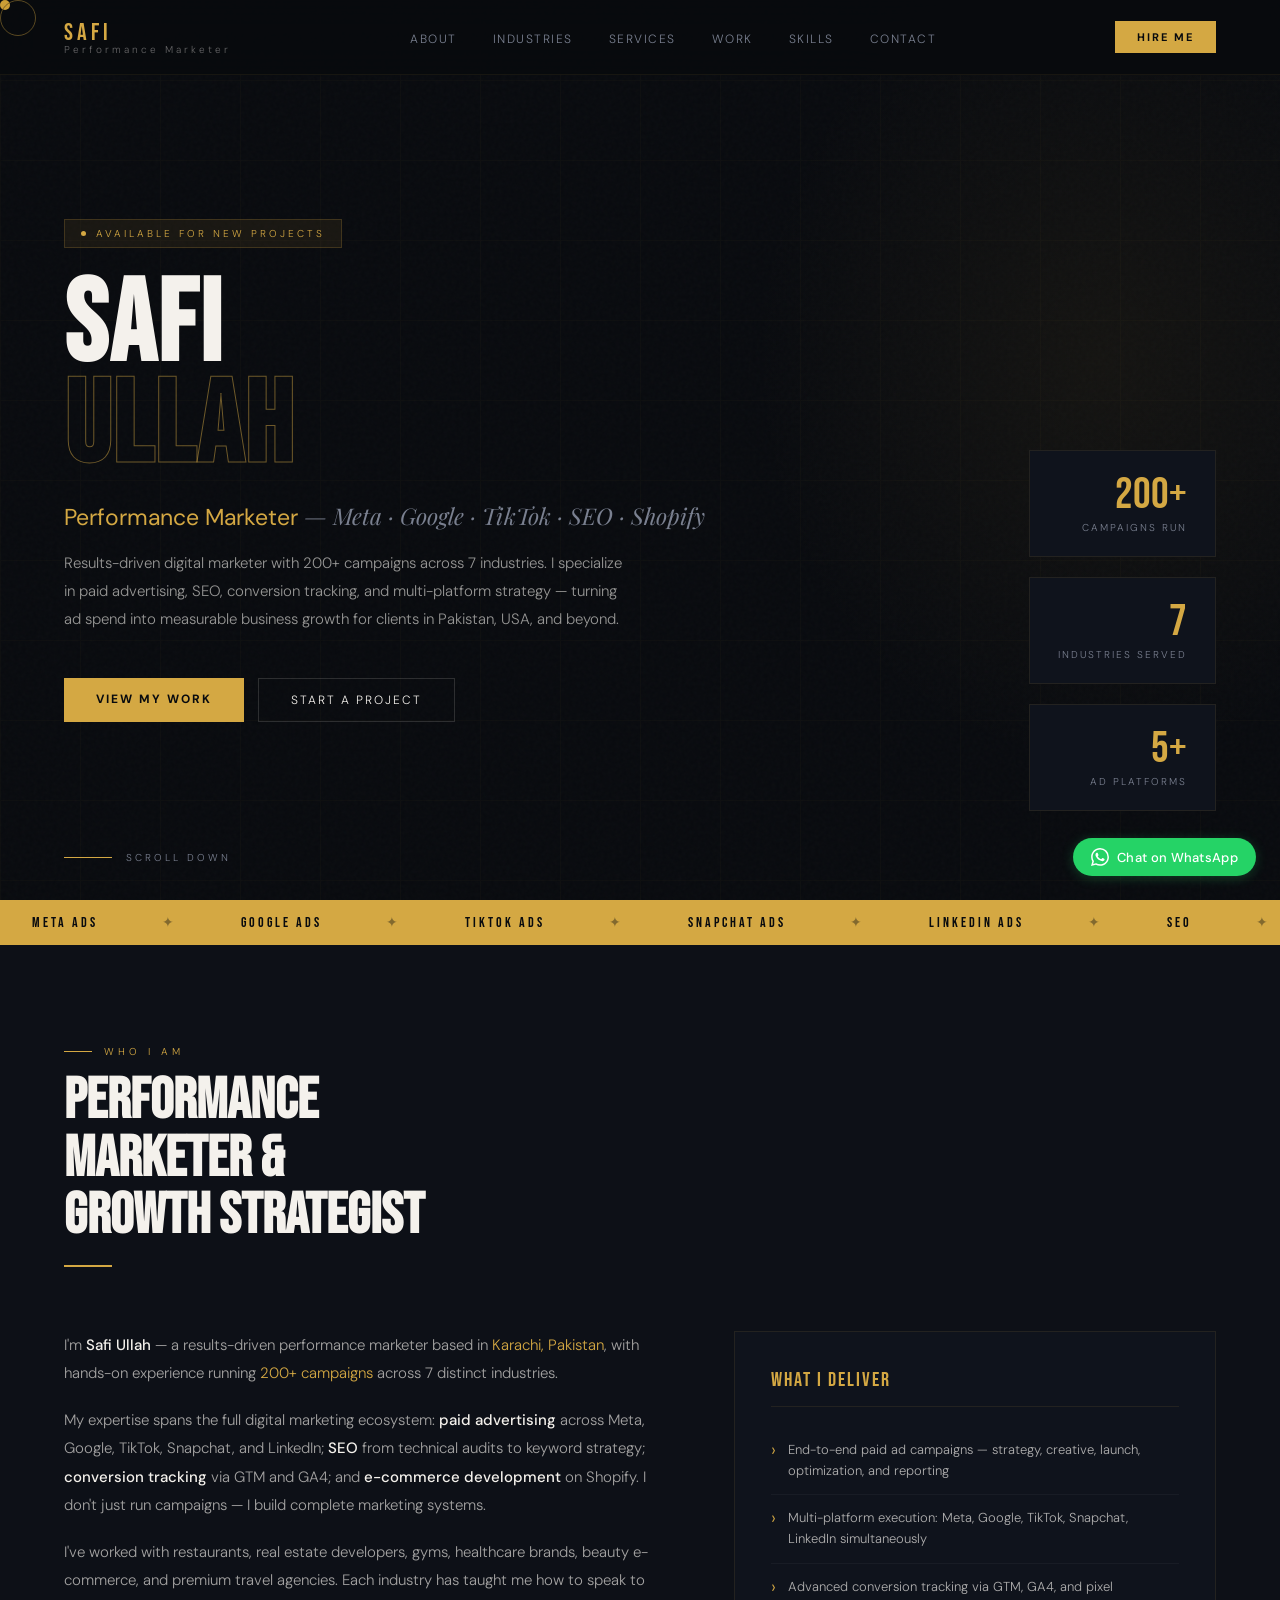
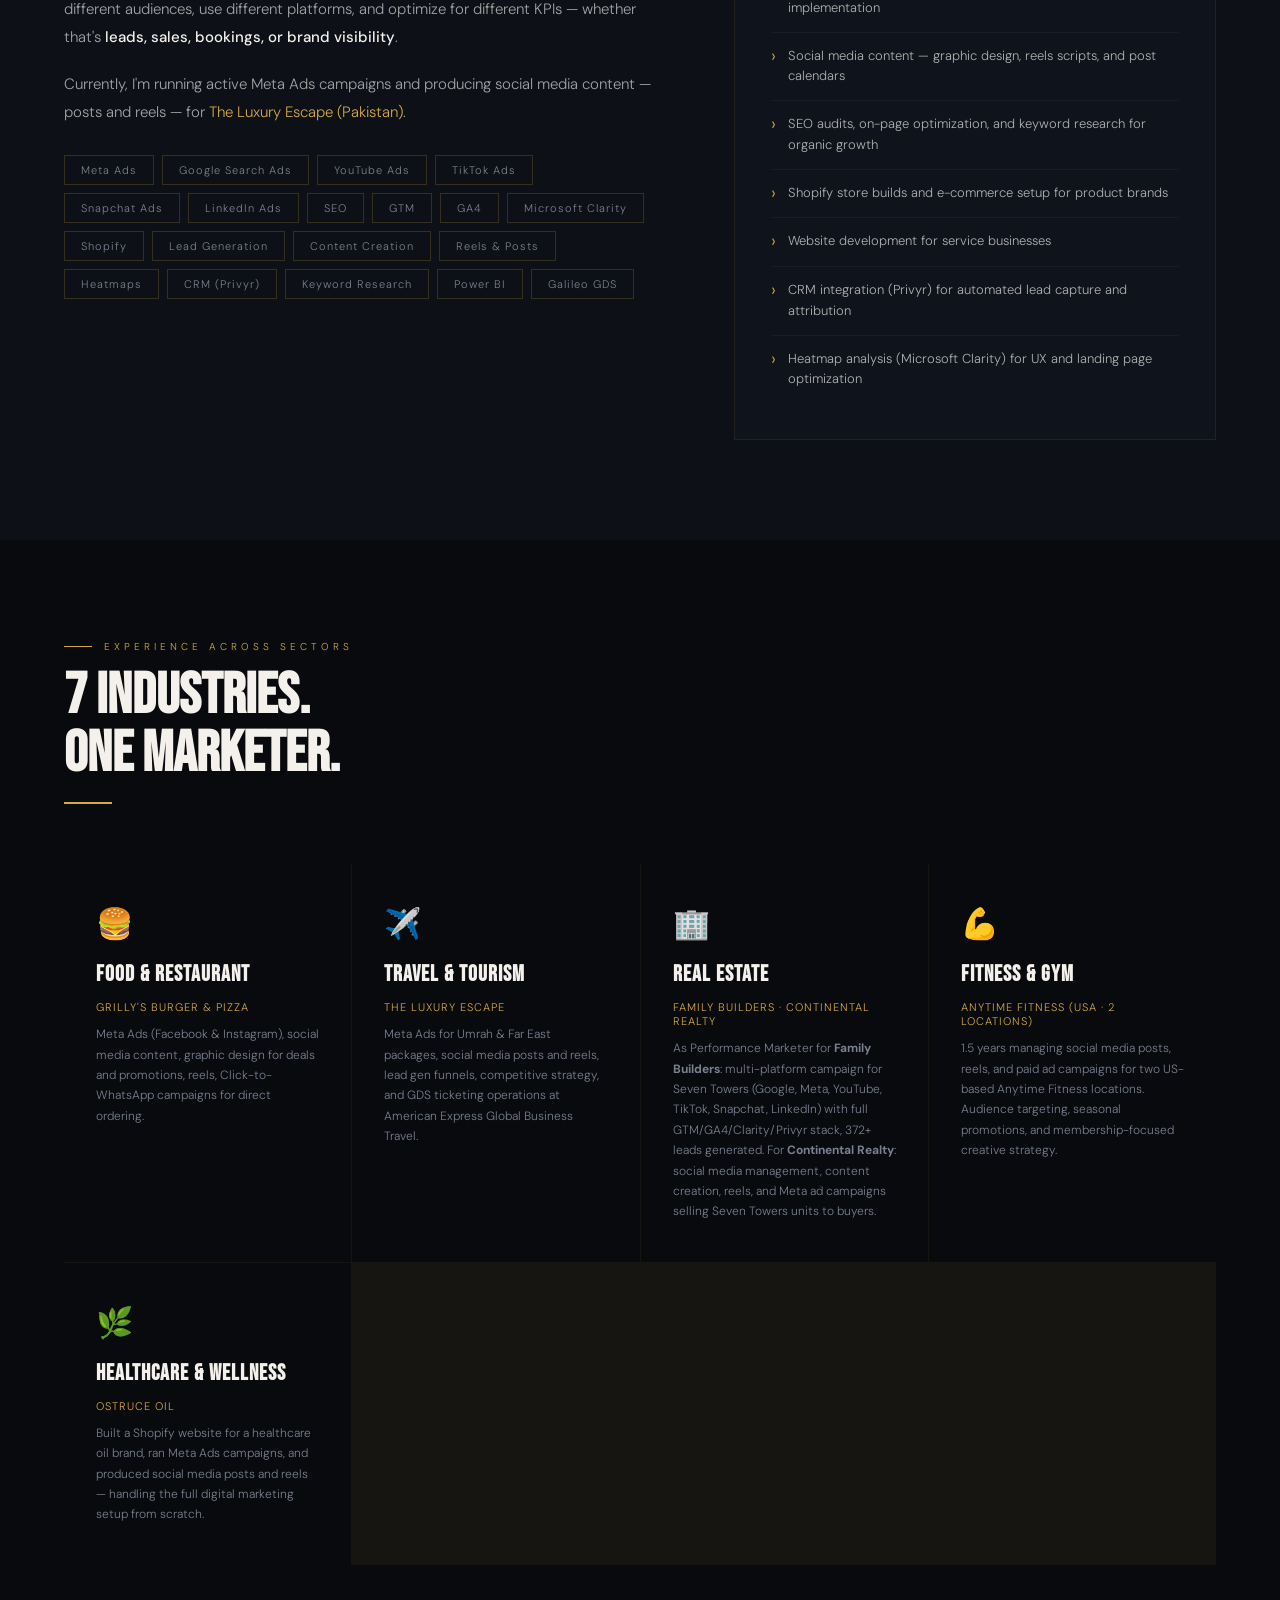
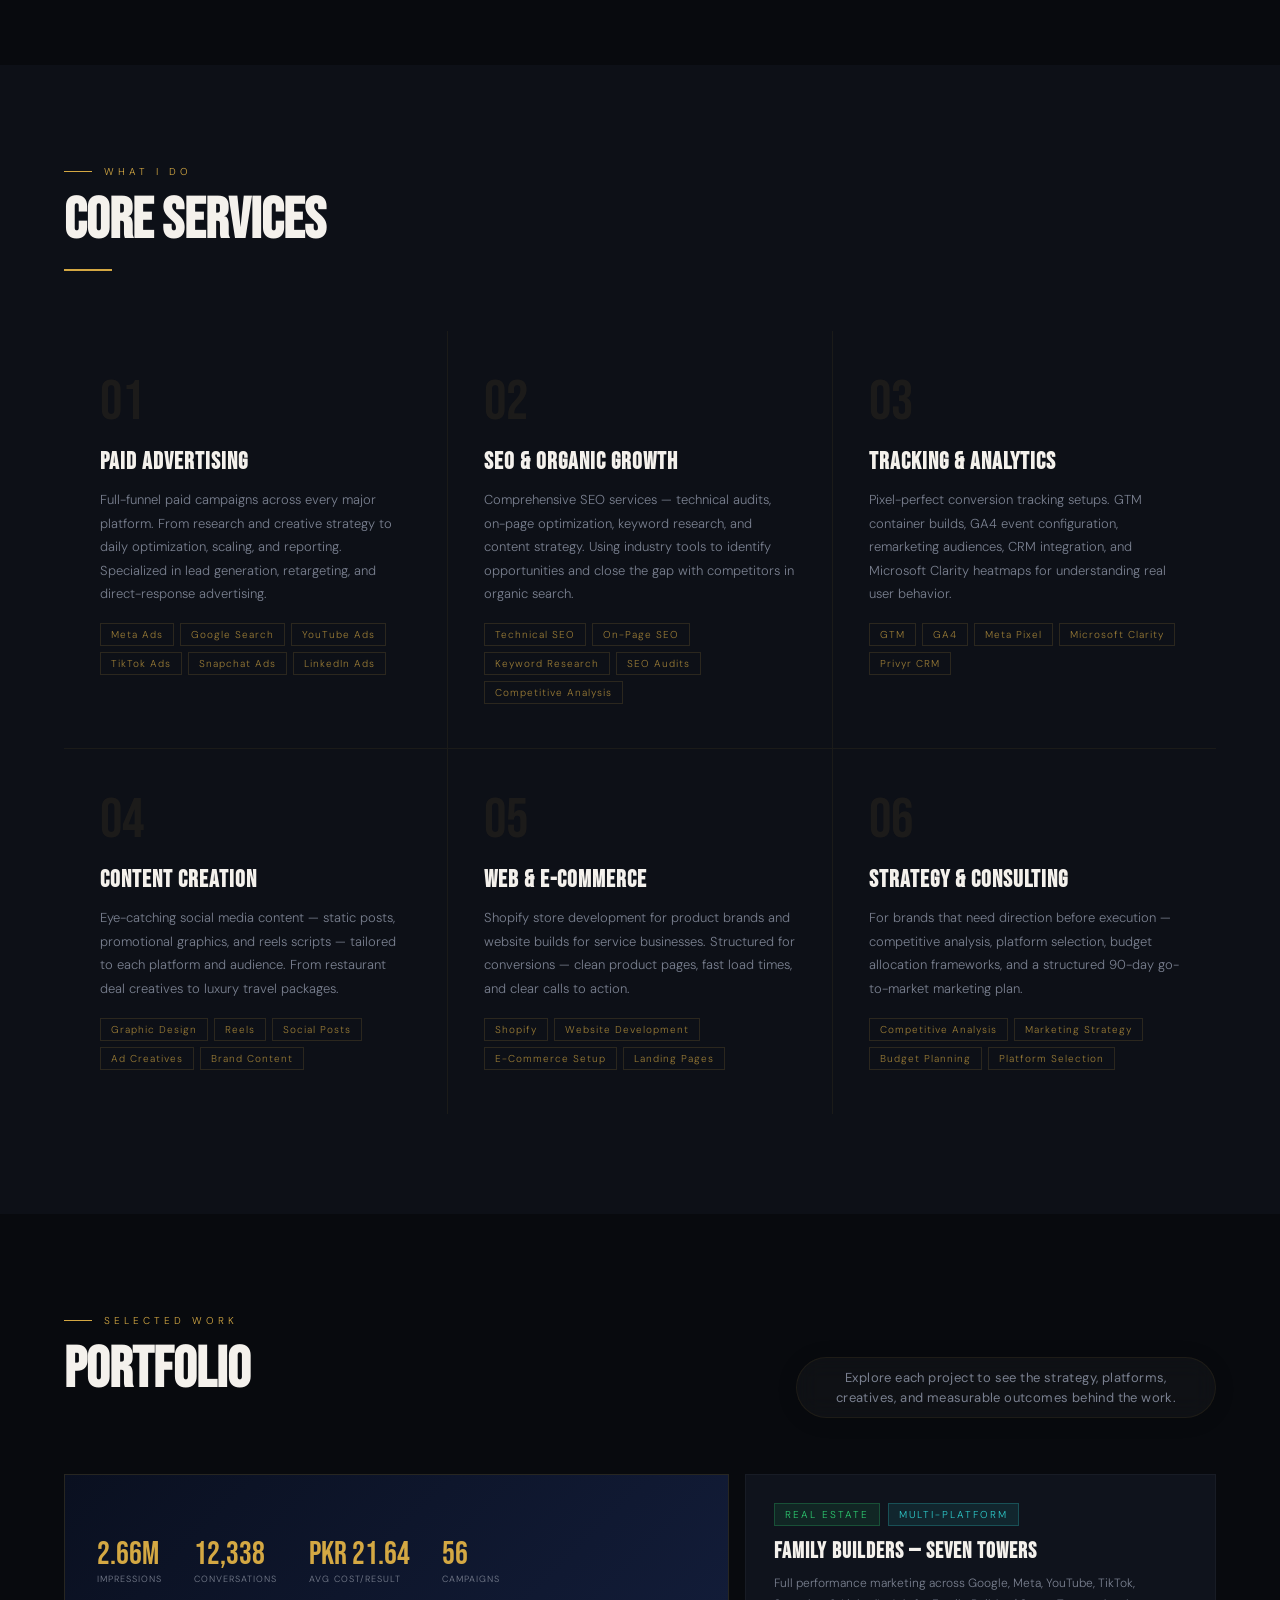
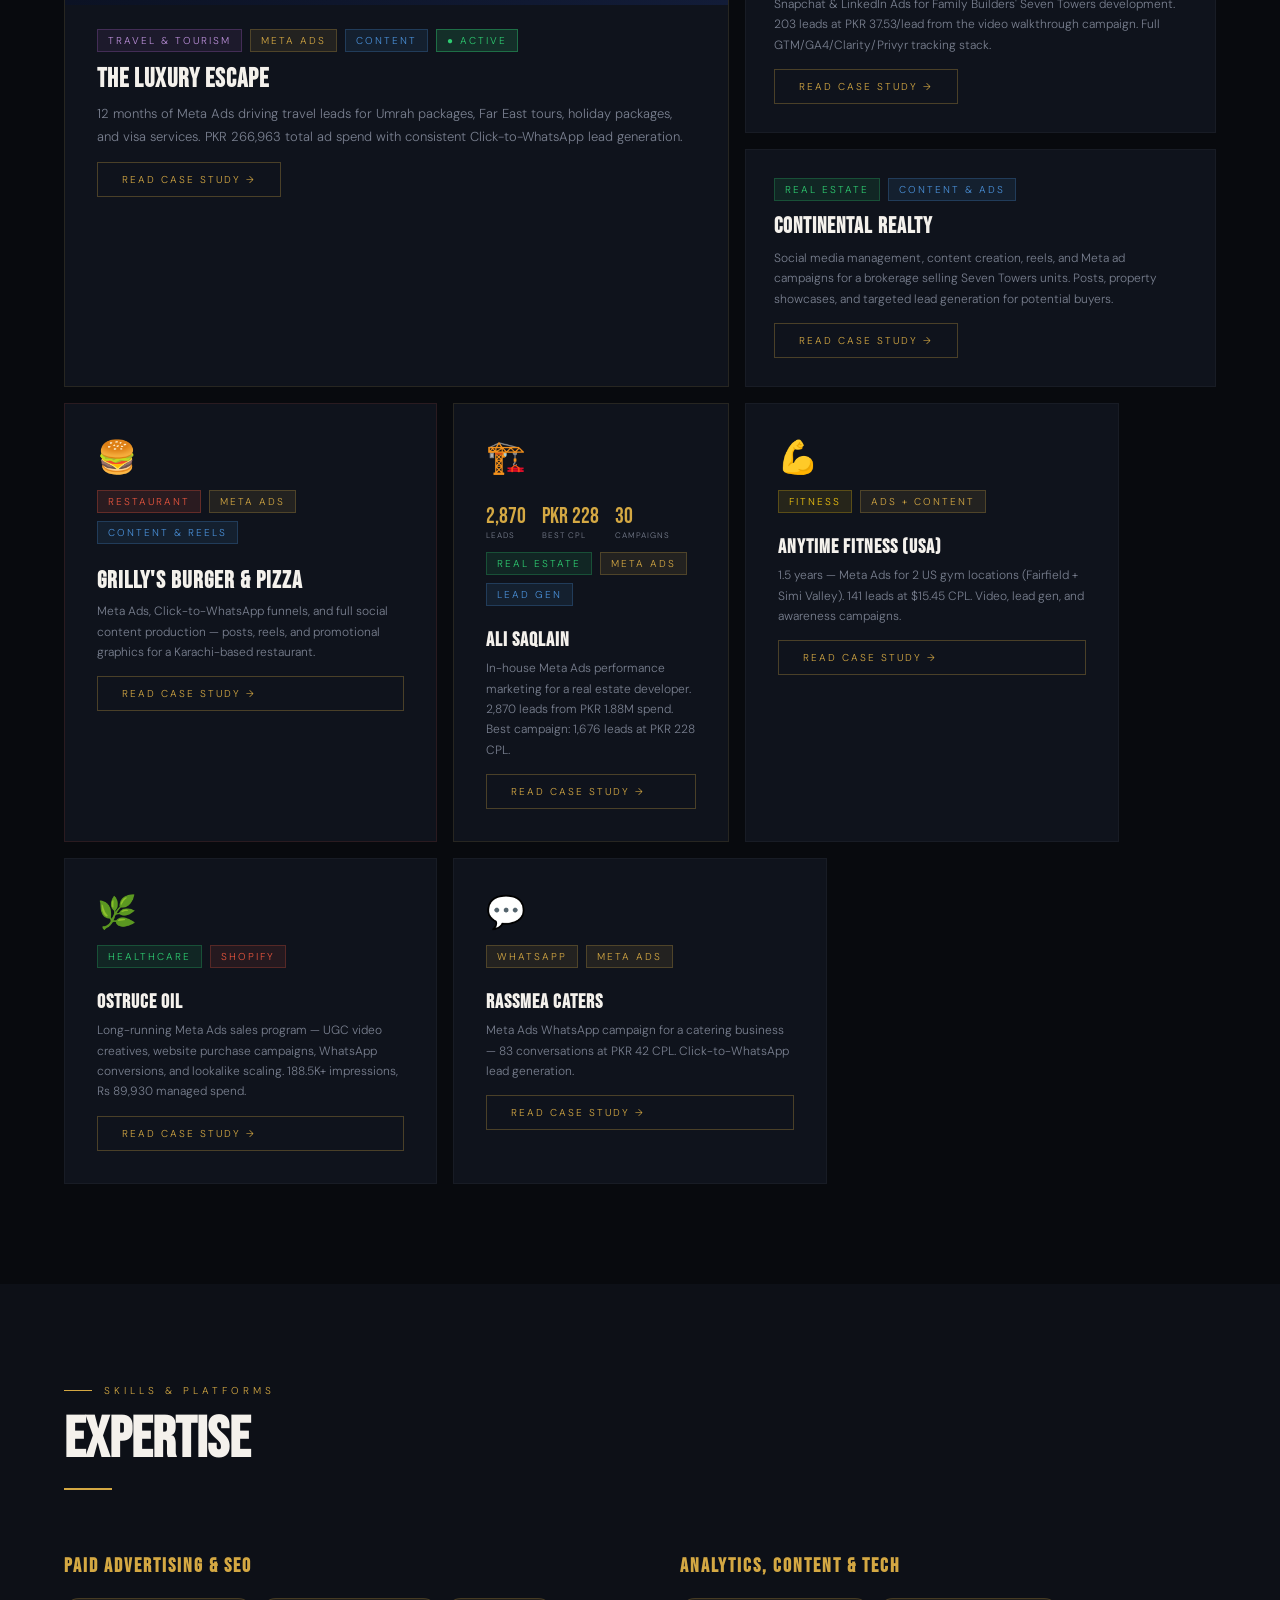
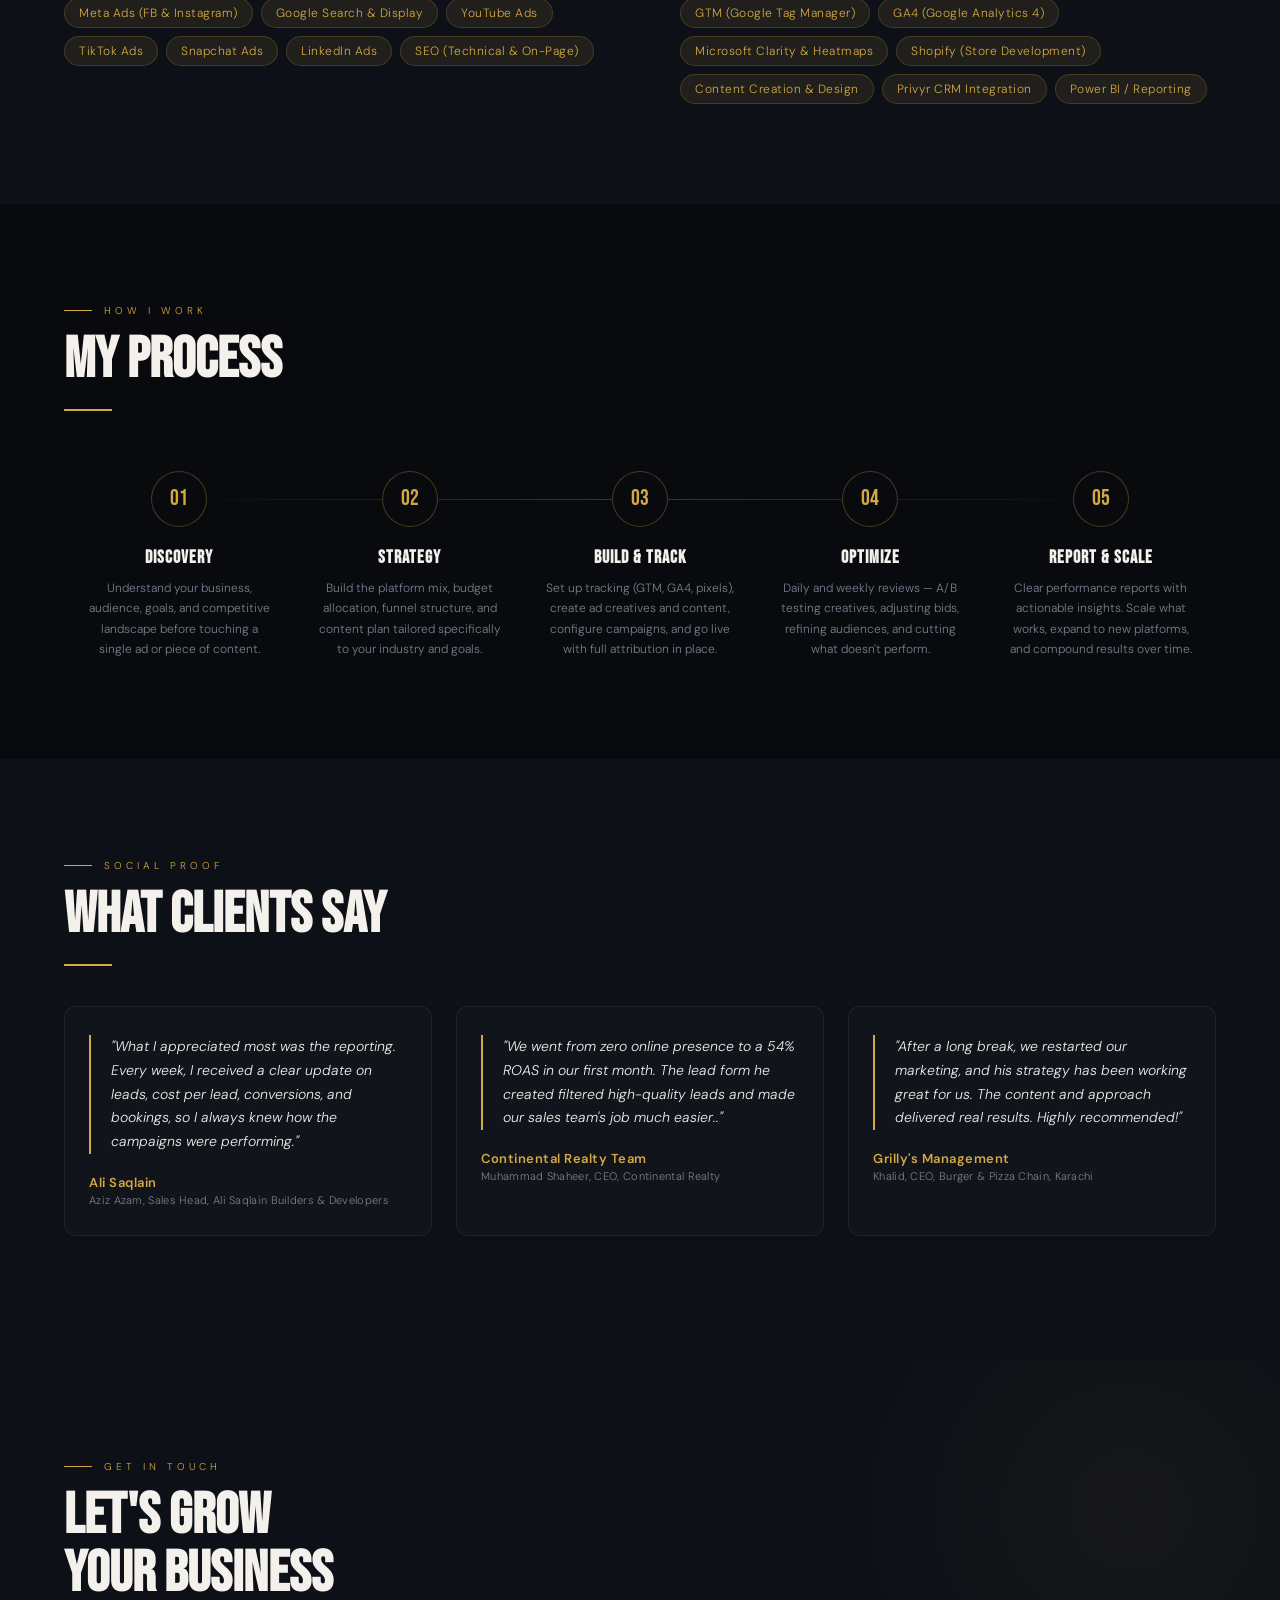
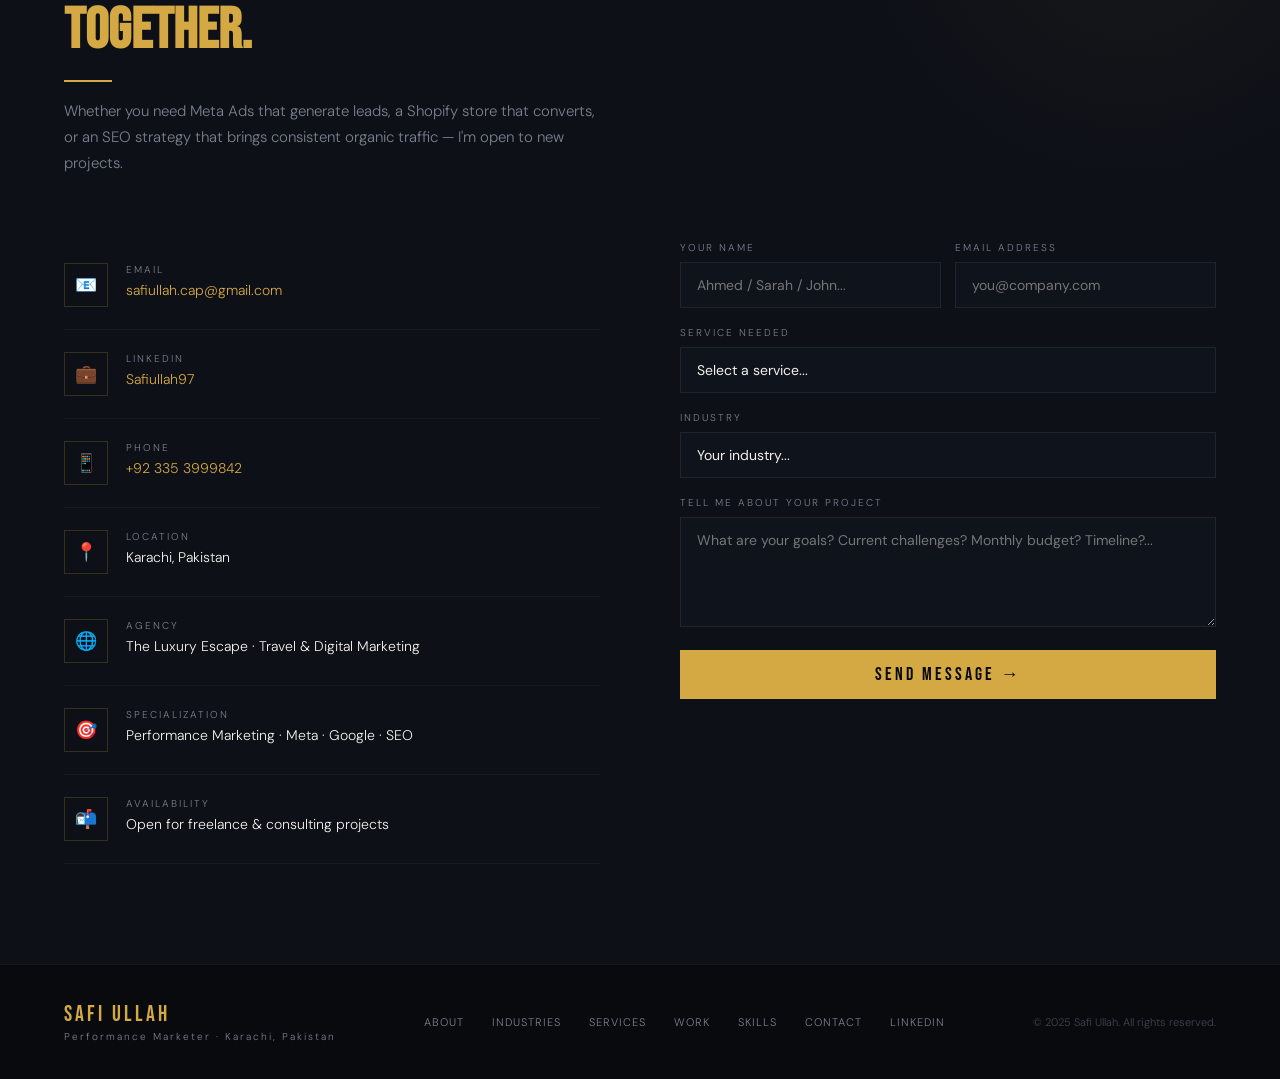
<file: index.html>
<!DOCTYPE html>
<html lang="en">
<head>
  <meta charset="UTF-8" />
  <meta name="viewport" content="width=device-width, initial-scale=1.0"/>

  <!-- ─── SEO META ─── -->
  <title>Safi Ullah | Performance Marketing Expert | Meta Ads, Google Ads, SEO – Pakistan</title>
  <meta name="description" content="Safi Ullah is a results-driven Performance Marketer based in Karachi, Pakistan. Expert in Meta Ads, Google Ads, SEO, TikTok Ads, Shopify, GTM, GA4, and multi-industry digital marketing with 200+ campaigns across real estate, restaurants, gyms, healthcare, beauty, and travel." />

  <!-- Open Graph -->
  <meta property="og:title" content="Safi Ullah | Performance Marketing Expert – Pakistan" />
  <meta property="og:description" content="200+ campaigns across 7 industries. Meta Ads, Google Ads, SEO, Shopify, GTM, TikTok, LinkedIn – results-driven performance marketer based in Karachi." />
  <meta property="og:type" content="website" />
  <meta property="og:url" content="https://safiullahportfolio.vercel.app" />

  <!-- Twitter Card -->
  <meta name="twitter:card" content="summary_large_image" />
  <meta name="twitter:title" content="Safi Ullah | Performance Marketer – Pakistan" />
  <meta name="twitter:description" content="200+ campaigns. 7 industries. Meta, Google, TikTok, SEO, Shopify. Based in Karachi, Pakistan." />

  <!-- Schema.org structured data -->
  <script type="application/ld+json">
  {
    "@context": "https://schema.org",
    "@type": "Person",
    "name": "Safi Ullah",
    "jobTitle": "Performance Marketing Specialist",
    "description": "Results-driven performance marketer with expertise in Meta Ads, Google Ads, SEO, TikTok Ads, LinkedIn Ads, Shopify development, and GTM/GA4 analytics.",
    "url": "https://safiullah.vercel.app",
    "address": { "@type": "PostalAddress", "addressLocality": "Karachi", "addressCountry": "PK" },
    "knowsAbout": ["Meta Ads", "Google Ads", "SEO", "TikTok Ads", "Shopify", "GTM", "GA4", "Performance Marketing", "Social Media Marketing", "Lead Generation", "PPC"]
  }
  </script>

  <link rel="preconnect" href="https://fonts.googleapis.com">
  <link rel="preconnect" href="https://fonts.gstatic.com" crossorigin>
  <link href="https://fonts.googleapis.com/css2?family=Bebas+Neue&family=DM+Sans:ital,opsz,wght@0,9..40,300;0,9..40,400;0,9..40,500;0,9..40,700;1,9..40,300&family=Playfair+Display:ital,wght@1,400;1,700&display=swap" rel="stylesheet">

  <style>
    :root {
      --gold: #D4A843;
      --gold-light: #F0C060;
      --dark: #080A0E;
      --dark2: #0D1017;
      --dark3: #12161F;
      --panel: #0F131C;
      --panel2: #141820;
      --white: #F4F1EC;
      --muted: #7A8090;
      --accent: #E8553E;
      --green: #2ECC71;
      --red: #E85D5D;
      --blue: #4A90D9;
    }
    *, *::before, *::after { margin: 0; padding: 0; box-sizing: border-box; }
    html { scroll-behavior: smooth; }
    body { background: var(--dark); color: var(--white); font-family: 'DM Sans', sans-serif; font-weight: 300; overflow-x: hidden; }

    ::-webkit-scrollbar { width: 4px; }
    ::-webkit-scrollbar-track { background: var(--dark); }
    ::-webkit-scrollbar-thumb { background: var(--gold); }

    .cursor { width: 10px; height: 10px; background: var(--gold); border-radius: 50%; position: fixed; top: 0; left: 0; pointer-events: none; z-index: 9999; transition: transform 0.12s ease; mix-blend-mode: difference; }
    .cursor-ring { width: 36px; height: 36px; border: 1px solid rgba(212,168,67,0.4); border-radius: 50%; position: fixed; top: 0; left: 0; pointer-events: none; z-index: 9998; transition: transform 0.25s ease; }

    /* NAV */
    nav { position: fixed; top: 0; left: 0; right: 0; z-index: 100; display: flex; align-items: center; justify-content: space-between; padding: 18px 64px; background: rgba(8,10,14,0.9); backdrop-filter: blur(24px); border-bottom: 1px solid rgba(212,168,67,0.08); }
    .nav-logo { font-family: 'Bebas Neue', sans-serif; font-size: 24px; letter-spacing: 4px; color: var(--gold); text-decoration: none; }
    .nav-logo em { color: rgba(244,241,236,0.4); font-style: normal; font-size: 10px; display: block; letter-spacing: 3px; font-family: 'DM Sans', sans-serif; margin-top: -4px; }
    .nav-links { display: flex; gap: 36px; list-style: none; }
    .nav-links a { color: var(--muted); text-decoration: none; font-size: 12px; letter-spacing: 1.5px; text-transform: uppercase; transition: color 0.3s; }
    .nav-links a:hover { color: var(--white); }
    .nav-cta { padding: 9px 22px; background: var(--gold); color: var(--dark); text-decoration: none; font-size: 11px; letter-spacing: 2px; text-transform: uppercase; font-weight: 700; transition: all 0.3s; }
    .nav-cta:hover { background: var(--gold-light); }
    .hamburger { display: none; flex-direction: column; gap: 5px; cursor: pointer; }
    .hamburger span { width: 24px; height: 1px; background: var(--white); transition: all 0.3s; }

    /* HERO */
    #hero { min-height: 100vh; display: flex; align-items: center; padding: 120px 64px 80px; position: relative; overflow: hidden; }
    .hero-noise { position: absolute; inset: 0; opacity: 0.025; background-image: url("data:image/svg+xml,%3Csvg viewBox='0 0 256 256' xmlns='http://www.w3.org/2000/svg'%3E%3Cfilter id='n'%3E%3CfeTurbulence type='fractalNoise' baseFrequency='0.9' numOctaves='4'/%3E%3C/filter%3E%3Crect width='100%25' height='100%25' filter='url(%23n)'/%3E%3C/svg%3E"); }
    .hero-glow { position: absolute; top: 0; right: -10%; width: 60%; height: 100%; background: radial-gradient(ellipse 70% 70% at 60% 40%, rgba(212,168,67,0.06) 0%, transparent 65%); pointer-events: none; }
    .hero-grid-bg { position: absolute; inset: 0; opacity: 0.025; background-image: linear-gradient(rgba(212,168,67,1) 1px, transparent 1px), linear-gradient(90deg, rgba(212,168,67,1) 1px, transparent 1px); background-size: 80px 80px; }
    .hero-content { position: relative; z-index: 2; max-width: 780px; }
    .hero-eyebrow { display: inline-flex; align-items: center; gap: 10px; background: rgba(212,168,67,0.08); border: 1px solid rgba(212,168,67,0.2); padding: 7px 16px; font-size: 10px; letter-spacing: 3px; text-transform: uppercase; color: var(--gold); margin-bottom: 28px; animation: fadeUp 0.7s ease both; }
    .hero-eyebrow span { width: 5px; height: 5px; background: var(--gold); border-radius: 50%; animation: blink 2s infinite; }
    @keyframes blink { 0%,100%{opacity:1} 50%{opacity:0.2} }
    .hero-name { font-family: 'Bebas Neue', sans-serif; font-size: clamp(68px, 9vw, 120px); line-height: 0.88; letter-spacing: 2px; animation: fadeUp 0.7s 0.1s ease both; }
    .hero-name .outline { -webkit-text-stroke: 1px rgba(212,168,67,0.5); color: transparent; }
    .hero-tagline { font-family: 'Playfair Display', serif; font-style: italic; font-size: clamp(17px, 2vw, 23px); color: var(--muted); margin: 22px 0 18px; animation: fadeUp 0.7s 0.2s ease both; }
    .hero-tagline strong { color: var(--gold); font-style: normal; font-family: 'DM Sans', sans-serif; font-weight: 400; }
    .hero-desc { font-size: 15px; line-height: 1.85; color: rgba(244,241,236,0.6); max-width: 560px; margin-bottom: 44px; animation: fadeUp 0.7s 0.3s ease both; }
    .hero-btns { display: flex; gap: 14px; flex-wrap: wrap; animation: fadeUp 0.7s 0.4s ease both; }
    .btn-gold { padding: 13px 32px; background: var(--gold); color: var(--dark); font-weight: 700; font-size: 12px; letter-spacing: 2px; text-transform: uppercase; text-decoration: none; transition: all 0.3s; display: inline-block; }
    .btn-gold:hover { background: var(--gold-light); transform: translateY(-2px); }
    .btn-outline { padding: 13px 32px; border: 1px solid rgba(244,241,236,0.15); color: var(--white); font-size: 12px; letter-spacing: 2px; text-transform: uppercase; text-decoration: none; transition: all 0.3s; display: inline-block; }
    .btn-outline:hover { border-color: var(--gold); color: var(--gold); }
    .btn-case { padding: 10px 24px; border: 1px solid rgba(212,168,67,0.3); color: var(--gold); font-size: 10px; letter-spacing: 2px; text-transform: uppercase; text-decoration: none; transition: all 0.3s; display: inline-block; margin-top: 14px; }
    .btn-case:hover { background: rgba(212,168,67,0.1); border-color: var(--gold); transform: translateX(4px); }
    .btn-case::after { content: ' →'; }

    .hero-right { position: absolute; right: 64px; top: 50%; transform: translateY(-50%); display: flex; flex-direction: column; gap: 20px; animation: fadeLeft 0.8s 0.5s ease both; }
    .stat-box { background: var(--panel); border: 1px solid rgba(212,168,67,0.1); padding: 22px 28px; text-align: right; min-width: 140px; }
    .stat-box .num { font-family: 'Bebas Neue', sans-serif; font-size: 44px; line-height: 1; color: var(--gold); }
    .stat-box .lbl { font-size: 10px; letter-spacing: 2px; text-transform: uppercase; color: var(--muted); margin-top: 4px; }
    .hero-scroll { position: absolute; bottom: 36px; left: 64px; display: flex; align-items: center; gap: 14px; font-size: 10px; letter-spacing: 3px; color: var(--muted); text-transform: uppercase; animation: fadeUp 1s 0.8s ease both; }
    .scroll-bar { width: 48px; height: 1px; background: var(--gold); }

    /* MARQUEE */
    .marquee-wrap { background: var(--gold); padding: 14px 0; overflow: hidden; }
    .marquee-track { display: flex; gap: 0; white-space: nowrap; animation: marquee 30s linear infinite; }
    .marquee-track span { font-family: 'Bebas Neue', sans-serif; font-size: 14px; letter-spacing: 3px; color: var(--dark); padding: 0 32px; }
    .marquee-track .dot { color: rgba(8,10,14,0.4); }
    @keyframes marquee { from{transform:translateX(0)} to{transform:translateX(-50%)} }

    /* SECTIONS */
    section { padding: 100px 64px; }
    .s-tag { font-size: 10px; letter-spacing: 4px; color: var(--gold); text-transform: uppercase; margin-bottom: 14px; display: flex; align-items: center; gap: 12px; }
    .s-tag::before { content: ''; width: 28px; height: 1px; background: var(--gold); }
    .s-title { font-family: 'Bebas Neue', sans-serif; font-size: clamp(38px, 4.5vw, 68px); line-height: 1; margin-bottom: 20px; }
    .s-sub { font-size: 15px; color: var(--muted); line-height: 1.75; max-width: 540px; }
    .gold-line { width: 48px; height: 2px; background: var(--gold); margin: 20px 0 0; }

    /* ABOUT */
    #about { background: var(--dark2); }
    .about-wrap { display: grid; grid-template-columns: 1.1fr 0.9fr; gap: 80px; align-items: start; margin-top: 64px; }
    .about-body p { font-size: 15px; line-height: 1.9; color: rgba(244,241,236,0.65); margin-bottom: 18px; }
    .about-body p strong { color: var(--white); font-weight: 500; }
    .about-body p em { color: var(--gold); font-style: normal; }
    .chips { display: flex; flex-wrap: wrap; gap: 8px; margin-top: 28px; }
    .chip { padding: 7px 16px; border: 1px solid rgba(212,168,67,0.2); font-size: 11px; letter-spacing: 1px; color: var(--muted); transition: all 0.3s; cursor: default; }
    .chip:hover { border-color: var(--gold); color: var(--gold); background: rgba(212,168,67,0.05); }
    .about-panel { background: var(--panel); border: 1px solid rgba(212,168,67,0.1); padding: 36px; }
    .panel-title { font-family: 'Bebas Neue', sans-serif; font-size: 20px; letter-spacing: 2px; color: var(--gold); margin-bottom: 20px; padding-bottom: 14px; border-bottom: 1px solid rgba(212,168,67,0.1); }
    .about-list { list-style: none; }
    .about-list li { font-size: 13px; color: rgba(244,241,236,0.7); padding: 13px 0; border-bottom: 1px solid rgba(255,255,255,0.04); display: flex; gap: 12px; line-height: 1.6; }
    .about-list li:last-child { border-bottom: none; }
    .about-list li::before { content: '›'; color: var(--gold); font-size: 18px; line-height: 1.2; flex-shrink: 0; }

    /* INDUSTRIES */
    #industries { background: var(--dark); }
    .ind-grid { display: grid; grid-template-columns: repeat(4, 1fr); gap: 1px; background: rgba(212,168,67,0.07); margin-top: 60px; }
    .ind-card { background: var(--dark); padding: 40px 32px; position: relative; overflow: hidden; transition: background 0.4s; }
    .ind-card::after { content: ''; position: absolute; bottom: 0; left: 0; right: 0; height: 2px; background: var(--gold); transform: scaleX(0); transform-origin: left; transition: transform 0.4s; }
    .ind-card:hover { background: var(--dark3); }
    .ind-card:hover::after { transform: scaleX(1); }
    .ind-icon { font-size: 30px; margin-bottom: 18px; }
    .ind-card h3 { font-family: 'Bebas Neue', sans-serif; font-size: 22px; letter-spacing: 1px; margin-bottom: 12px; }
    .ind-card .clients { font-size: 11px; color: var(--gold); letter-spacing: 1px; margin-bottom: 10px; text-transform: uppercase; }
    .ind-card p { font-size: 12px; color: var(--muted); line-height: 1.7; }

    /* SERVICES */
    #services { background: var(--dark2); }
    .srv-grid { display: grid; grid-template-columns: repeat(3, 1fr); gap: 1px; background: rgba(212,168,67,0.07); margin-top: 60px; }
    .srv-card { background: var(--dark2); padding: 44px 36px; position: relative; overflow: hidden; }
    .srv-card::before { content: ''; position: absolute; top: 0; left: 0; width: 3px; height: 0; background: var(--gold); transition: height 0.5s; }
    .srv-card:hover::before { height: 100%; }
    .srv-num { font-family: 'Bebas Neue', sans-serif; font-size: 56px; color: rgba(212,168,67,0.08); line-height: 1; margin-bottom: 16px; transition: color 0.3s; }
    .srv-card:hover .srv-num { color: rgba(212,168,67,0.18); }
    .srv-card h3 { font-family: 'Bebas Neue', sans-serif; font-size: 24px; letter-spacing: 1px; margin-bottom: 12px; }
    .srv-card p { font-size: 13px; color: var(--muted); line-height: 1.8; }
    .srv-tags { display: flex; flex-wrap: wrap; gap: 6px; margin-top: 18px; }
    .srv-tag { font-size: 10px; padding: 4px 10px; border: 1px solid rgba(212,168,67,0.15); color: rgba(212,168,67,0.7); letter-spacing: 1px; }

    /* PORTFOLIO / WORK */
    #portfolio { background: var(--dark); }
    .work-header { display: flex; justify-content: space-between; align-items: flex-end; margin-bottom: 56px; flex-wrap: wrap; gap: 20px; }
    .case-grid { display: grid; grid-template-columns: repeat(12, 1fr); gap: 16px; }

    /* Featured — Luxury Escapes */
    .case-featured { grid-column: span 7; background: var(--panel); border: 1px solid rgba(212,168,67,0.12); overflow: hidden; transition: border-color 0.3s; }
    .case-featured:hover { border-color: rgba(212,168,67,0.25); }
    .case-featured .case-banner { padding: 48px 32px 20px; background: linear-gradient(135deg, #0a1020 0%, #121c38 100%); }
    .case-featured .case-banner .big-num { font-family: 'Bebas Neue', sans-serif; font-size: 56px; color: var(--gold); line-height: 1; }
    .case-featured .case-banner .big-label { font-size: 11px; color: var(--muted); letter-spacing: 2px; text-transform: uppercase; }
    .case-featured .case-metrics-row { display: flex; gap: 20px; flex-wrap: wrap; margin-top: 14px; }
    .case-featured .case-metrics-row .cm { }
    .case-featured .case-metrics-row .cm .v { font-family: 'Bebas Neue', sans-serif; font-size: 22px; color: var(--gold); line-height: 1; }
    .case-featured .case-metrics-row .cm .l { font-size: 9px; color: var(--muted); letter-spacing: 1px; text-transform: uppercase; }

    .case-body { padding: 24px 32px 28px; }
    .case-tag-row { display: flex; gap: 8px; flex-wrap: wrap; margin-bottom: 12px; }
    .ctag { font-size: 10px; padding: 4px 10px; letter-spacing: 2px; text-transform: uppercase; }
    .ctag.restaurant { background: rgba(232,85,62,0.12); border: 1px solid rgba(232,85,62,0.3); color: var(--accent); }
    .ctag.ads { background: rgba(212,168,67,0.1); border: 1px solid rgba(212,168,67,0.25); color: var(--gold); }
    .ctag.content { background: rgba(74,144,217,0.1); border: 1px solid rgba(74,144,217,0.25); color: var(--blue); }
    .ctag.realestate { background: rgba(46,204,113,0.1); border: 1px solid rgba(46,204,113,0.25); color: var(--green); }
    .ctag.travel { background: rgba(155,89,182,0.1); border: 1px solid rgba(155,89,182,0.3); color: #BB8FD9; }
    .ctag.gym { background: rgba(241,196,15,0.1); border: 1px solid rgba(241,196,15,0.25); color: #F1C40F; }
    .ctag.health { background: rgba(46,204,113,0.1); border: 1px solid rgba(46,204,113,0.25); color: var(--green); }
    .ctag.ecom { background: rgba(232,85,62,0.1); border: 1px solid rgba(232,85,62,0.25); color: var(--accent); }
    .ctag.live { background: rgba(46,204,113,0.15); border: 1px solid rgba(46,204,113,0.4); color: var(--green); }
    .ctag.multiplatform { background: rgba(46,204,204,0.1); border: 1px solid rgba(46,204,204,0.25); color: #2ECCCC; }
    .case-body h3 { font-family: 'Bebas Neue', sans-serif; font-size: 26px; letter-spacing: 1px; margin-bottom: 8px; }
    .case-body p { font-size: 13px; color: var(--muted); line-height: 1.7; }

    /* Side cases */
    .case-side { grid-column: span 5; display: flex; flex-direction: column; gap: 16px; }
    .case-card { background: var(--panel); border: 1px solid rgba(255,255,255,0.04); padding: 28px; transition: border-color 0.3s; }
    .case-card:hover { border-color: rgba(212,168,67,0.2); }
    .case-card h3 { font-family: 'Bebas Neue', sans-serif; font-size: 22px; letter-spacing: 1px; margin: 10px 0 8px; }
    .case-card p { font-size: 12px; color: var(--muted); line-height: 1.7; }

    /* Row 2 */
    .case-seven { grid-column: span 5; background: linear-gradient(135deg, #0a1020 0%, #1a2e1a 100%); border: 1px solid rgba(46,204,113,0.15); overflow: hidden; transition: border-color 0.3s; }
    .case-seven:hover { border-color: rgba(46,204,113,0.3); }
    .case-grillys { grid-column: span 4; background: var(--panel); border: 1px solid rgba(232,85,62,0.12); overflow: hidden; transition: border-color 0.3s; }
    .case-grillys:hover { border-color: rgba(232,85,62,0.25); }
    .case-grillys .case-inner { padding: 32px; min-height: 240px; }
    .case-continental { grid-column: span 3; background: var(--panel); border: 1px solid rgba(255,255,255,0.04); transition: border-color 0.3s; }
    .case-continental:hover { border-color: rgba(46,204,113,0.2); }
    .case-small { grid-column: span 3; background: var(--panel); border: 1px solid rgba(255,255,255,0.04); transition: border-color 0.3s; }
    .case-small:hover { border-color: rgba(212,168,67,0.2); }
    .case-inner { padding: 32px; height: 100%; display: flex; flex-direction: column; min-height: 200px; }
    .case-emoji { font-size: 32px; margin-bottom: 12px; }

    /* CASE BAR — floating label */
    .case-bar {
      font-size: 13px;
      letter-spacing: 0.4px;
      color: var(--muted);
      background: rgba(255,255,255,0.03);
      backdrop-filter: blur(12px);
      -webkit-backdrop-filter: blur(12px);
      border: 1px solid rgba(212,168,67,0.08);
      border-radius: 100px;
      padding: 10px 24px;
      display: inline-block;
      max-width: 420px;
      text-align: center;
      font-weight: 400;
      line-height: 1.5;
      box-shadow: 0 2px 20px rgba(0,0,0,0.15);
    }
    .work-header { display: flex; align-items: flex-end; justify-content: space-between; gap: 24px; }
    @media (max-width:768px) {
      .work-header { flex-direction: column; align-items: flex-start; }
      .case-bar { max-width: 100%; }
    }

    /* EXPERTISE */
    #expertise { background: var(--dark2); }
    .exp-wrap { display: grid; grid-template-columns: 1fr 1fr; gap: 80px; margin-top: 64px; }
    .exp-col h3 { font-family: 'Bebas Neue', sans-serif; font-size: 20px; letter-spacing: 2px; color: var(--gold); margin-bottom: 20px; }

    /* PROCESS */
    #process { background: var(--dark); }
    .process-steps { display: grid; grid-template-columns: repeat(5, 1fr); gap: 0; margin-top: 60px; position: relative; }
    .process-steps::before { content: ''; position: absolute; top: 28px; left: 10%; right: 10%; height: 1px; background: linear-gradient(90deg, transparent, var(--gold), transparent); opacity: 0.3; }
    .p-step { padding: 0 20px; text-align: center; }
    .p-num { width: 56px; height: 56px; border: 1px solid rgba(212,168,67,0.3); border-radius: 50%; display: flex; align-items: center; justify-content: center; font-family: 'Bebas Neue', sans-serif; font-size: 22px; color: var(--gold); margin: 0 auto 20px; background: var(--dark); position: relative; z-index: 1; transition: all 0.3s; }
    .p-step:hover .p-num { background: var(--gold); color: var(--dark); }
    .p-step h4 { font-family: 'Bebas Neue', sans-serif; font-size: 18px; letter-spacing: 1px; margin-bottom: 10px; }
    .p-step p { font-size: 12px; color: var(--muted); line-height: 1.7; }

    /* CONTACT */
    #contact { background: var(--dark2); position: relative; overflow: hidden; }
    #contact::before { content: ''; position: absolute; top: -150px; right: -150px; width: 600px; height: 600px; background: radial-gradient(circle, rgba(212,168,67,0.05) 0%, transparent 65%); pointer-events: none; }
    .contact-wrap { display: grid; grid-template-columns: 1fr 1fr; gap: 80px; margin-top: 64px; }
    .c-item { display: flex; gap: 18px; padding: 22px 0; border-bottom: 1px solid rgba(255,255,255,0.04); }
    .c-icon { width: 44px; height: 44px; border: 1px solid rgba(212,168,67,0.2); display: flex; align-items: center; justify-content: center; font-size: 18px; flex-shrink: 0; }
    .c-lbl { font-size: 10px; letter-spacing: 2px; color: var(--muted); text-transform: uppercase; margin-bottom: 5px; }
    .c-val { font-size: 14px; }
    .form-group { margin-bottom: 18px; }
    .form-group label { display: block; font-size: 10px; letter-spacing: 2px; text-transform: uppercase; color: var(--muted); margin-bottom: 8px; }
    .form-group input, .form-group textarea, .form-group select { width: 100%; background: var(--panel); border: 1px solid rgba(255,255,255,0.07); padding: 13px 16px; color: var(--white); font-family: 'DM Sans', sans-serif; font-size: 14px; outline: none; transition: border-color 0.3s; -webkit-appearance: none; }
    .form-group input:focus, .form-group textarea:focus, .form-group select:focus { border-color: rgba(212,168,67,0.5); }
    .form-group textarea { resize: vertical; min-height: 110px; }
    .form-group select option { background: var(--panel); }
    .form-row { display: grid; grid-template-columns: 1fr 1fr; gap: 14px; }
    .submit-btn { width: 100%; padding: 14px; background: var(--gold); color: var(--dark); font-family: 'Bebas Neue', sans-serif; font-size: 18px; letter-spacing: 3px; border: none; cursor: pointer; transition: all 0.3s; }
    .submit-btn:hover { background: var(--gold-light); }
    .submit-btn:disabled { opacity: 0.6; cursor: not-allowed; }
    .form-status { font-size: 12px; margin-top: 10px; min-height: 16px; letter-spacing: 0.5px; }
    .form-status.error { color: var(--red); }

    /* FOOTER */
    footer { background: var(--dark); padding: 36px 64px; border-top: 1px solid rgba(212,168,67,0.08); display: flex; justify-content: space-between; align-items: center; flex-wrap: wrap; gap: 20px; }
    .f-logo { font-family: 'Bebas Neue', sans-serif; font-size: 22px; letter-spacing: 3px; color: var(--gold); }
    .f-logo span { display: block; font-family: 'DM Sans', sans-serif; font-size: 10px; letter-spacing: 2px; color: var(--muted); margin-top: 2px; }
    .f-links { display: flex; gap: 28px; }
    .f-links a { color: var(--muted); text-decoration: none; font-size: 11px; letter-spacing: 1px; text-transform: uppercase; transition: color 0.3s; }
    .f-links a:hover { color: var(--gold); }
    .f-copy { font-size: 11px; color: rgba(122,128,144,0.5); }

    /* ANIMATIONS */
    @keyframes fadeUp { from{opacity:0;transform:translateY(28px)} to{opacity:1;transform:translateY(0)} }
    @keyframes fadeLeft { from{opacity:0;transform:translateX(28px)} to{opacity:1;transform:translateX(0)} }
    .reveal { opacity: 0; transform: translateY(24px); transition: opacity 0.7s ease, transform 0.7s ease; }
    .reveal.visible { opacity: 1; transform: translateY(0); }

    /* featured data banner */
    .featured-data { display: flex; gap: 32px; flex-wrap: wrap; margin-top: 16px; }
    .featured-data .fd-item { }
    .featured-data .fd-item .fd-num { font-family: 'Bebas Neue', sans-serif; font-size: 32px; color: var(--gold); line-height: 1; }
    .featured-data .fd-item .fd-label { font-size: 9px; color: var(--muted); letter-spacing: 1px; text-transform: uppercase; margin-top: 2px; }

    /* RESPONSIVE */
    @media(max-width:1024px) {
      nav { padding: 16px 28px; }
      .nav-links { display: none; }
      .hamburger { display: flex; }
      section { padding: 72px 28px; }
      #hero { padding: 110px 28px 72px; }
      .hero-right { display: none; }
      .about-wrap { grid-template-columns: 1fr; gap: 40px; }
      .ind-grid { grid-template-columns: repeat(2,1fr); }
      .srv-grid { grid-template-columns: 1fr 1fr; }
      .case-featured, .case-side, .case-seven, .case-grillys, .case-continental, .case-small { grid-column: span 12; }
      .exp-wrap { grid-template-columns: 1fr; gap: 40px; }
      .process-steps { grid-template-columns: 1fr 1fr; gap: 32px; }
      .process-steps::before { display: none; }
      .contact-wrap { grid-template-columns: 1fr; gap: 40px; }
      footer { padding: 28px; flex-direction: column; align-items: flex-start; }
    }
    @media(max-width:600px) {
      .srv-grid { grid-template-columns: 1fr; }
      .ind-grid { grid-template-columns: 1fr; }
      .form-row { grid-template-columns: 1fr; }
      .process-steps { grid-template-columns: 1fr; }
    }

/* ═══ FLOATING WHATSAPP ═══ */
.whatsapp-float {
  position: fixed;
  bottom: 24px;
  right: 24px;
  z-index: 999;
  display: flex;
  align-items: center;
  justify-content: center;
  gap: 8px;
  background: #25D366;
  color: #fff;
  padding: 10px 18px;
  border-radius: 50px;
  text-decoration: none;
  font-family: 'DM Sans', sans-serif;
  font-weight: 500;
  font-size: 13px;
  letter-spacing: 0.3px;
  box-shadow: 0 2px 12px rgba(37,211,102,0.25);
  transition: all 0.3s ease;
  white-space: nowrap;
  border: none;
  line-height: 1;
}
.whatsapp-float:hover {
  transform: scale(1.03);
  box-shadow: 0 4px 20px rgba(37,211,102,0.4);
  background: #20BD59;
  color: #fff;
}
.whatsapp-float svg {
  display: block;
  width: 18px;
  height: 18px;
  flex-shrink: 0;
}
@media (max-width:600px) {
  .whatsapp-float {
    bottom: 16px;
    right: 16px;
    width: 48px;
    height: 48px;
    padding: 0;
    border-radius: 50%;
    justify-content: center;
  }
  .whatsapp-float .wa-label { display: none; }
  .whatsapp-float svg {
    width: 22px;
    height: 22px;
  }
}
  </style>
</head>
<body>

<div class="cursor" id="cursor"></div>
<div class="cursor-ring" id="cursorRing"></div>

<nav>
  <a class="nav-logo" href="#">SAFI<em>Performance Marketer</em></a>
  <ul class="nav-links">
    <li><a href="#about">About</a></li>
    <li><a href="#industries">Industries</a></li>
    <li><a href="#services">Services</a></li>
    <li><a href="#portfolio">Work</a></li>
    <li><a href="#expertise">Skills</a></li>
    <li><a href="#contact">Contact</a></li>
  </ul>
  <a class="nav-cta" href="#contact">Hire Me</a>
  <div class="hamburger" id="ham"><span></span><span></span><span></span></div>
</nav>

<!-- ═══ HERO ═══ -->
<section id="hero">
  <div class="hero-noise"></div>
  <div class="hero-glow"></div>
  <div class="hero-grid-bg"></div>
  <div class="hero-content">
    <div class="hero-eyebrow"><span></span>Available for New Projects</div>
    <h1 class="hero-name">SAFI<br><span class="outline">ULLAH</span></h1>
    <p class="hero-tagline"><strong>Performance Marketer</strong> — Meta · Google · TikTok · SEO · Shopify</p>
    <p class="hero-desc">Results-driven digital marketer with 200+ campaigns across 7 industries. I specialize in paid advertising, SEO, conversion tracking, and multi-platform strategy — turning ad spend into measurable business growth for clients in Pakistan, USA, and beyond.</p>
    <div class="hero-btns">
      <a class="btn-gold" href="#portfolio">View My Work</a>
      <a class="btn-outline" href="#contact">Start a Project</a>
    </div>
  </div>
  <div class="hero-right">
    <div class="stat-box"><div class="num">200+</div><div class="lbl">Campaigns Run</div></div>
    <div class="stat-box"><div class="num">7</div><div class="lbl">Industries Served</div></div>
    <div class="stat-box"><div class="num">5+</div><div class="lbl">Ad Platforms</div></div>
  </div>
  <div class="hero-scroll"><div class="scroll-bar"></div>Scroll Down</div>
</section>

<div class="marquee-wrap" aria-hidden="true">
  <div class="marquee-track">
    <span>Meta Ads</span><span class="dot">✦</span>
    <span>Google Ads</span><span class="dot">✦</span>
    <span>TikTok Ads</span><span class="dot">✦</span>
    <span>Snapchat Ads</span><span class="dot">✦</span>
    <span>LinkedIn Ads</span><span class="dot">✦</span>
    <span>SEO</span><span class="dot">✦</span>
    <span>GTM · GA4</span><span class="dot">✦</span>
    <span>Shopify</span><span class="dot">✦</span>
    <span>Lead Generation</span><span class="dot">✦</span>
    <span>Content Creation</span><span class="dot">✦</span>
    <span>Reels & Posts</span><span class="dot">✦</span>
    <span>Performance Marketing</span><span class="dot">✦</span>
    <span>Meta Ads</span><span class="dot">✦</span>
    <span>Google Ads</span><span class="dot">✦</span>
    <span>TikTok Ads</span><span class="dot">✦</span>
    <span>Snapchat Ads</span><span class="dot">✦</span>
    <span>LinkedIn Ads</span><span class="dot">✦</span>
    <span>SEO</span><span class="dot">✦</span>
    <span>GTM · GA4</span><span class="dot">✦</span>
    <span>Shopify</span><span class="dot">✦</span>
    <span>Lead Generation</span><span class="dot">✦</span>
    <span>Content Creation</span><span class="dot">✦</span>
    <span>Reels & Posts</span><span class="dot">✦</span>
    <span>Performance Marketing</span><span class="dot">✦</span>
  </div>
</div>

<!-- ═══ ABOUT ═══ -->
<section id="about">
  <p class="s-tag">Who I Am</p>
  <h2 class="s-title">PERFORMANCE<br>MARKETER &<br>GROWTH STRATEGIST</h2>
  <div class="gold-line"></div>
  <div class="about-wrap reveal">
    <div class="about-body">
      <p>I'm <strong>Safi Ullah</strong> — a results-driven performance marketer based in <em>Karachi, Pakistan</em>, with hands-on experience running <em>200+ campaigns</em> across 7 distinct industries.</p>
      <p>My expertise spans the full digital marketing ecosystem: <strong>paid advertising</strong> across Meta, Google, TikTok, Snapchat, and LinkedIn; <strong>SEO</strong> from technical audits to keyword strategy; <strong>conversion tracking</strong> via GTM and GA4; and <strong>e-commerce development</strong> on Shopify. I don't just run campaigns — I build complete marketing systems.</p>
      <p>I've worked with restaurants, real estate developers, gyms, healthcare brands, beauty e-commerce, and premium travel agencies. Each industry has taught me how to speak to different audiences, use different platforms, and optimize for different KPIs — whether that's <strong>leads, sales, bookings, or brand visibility</strong>.</p>
      <p>Currently, I'm running active Meta Ads campaigns and producing social media content — posts and reels — for <em>The Luxury Escape (Pakistan)</em>.</p>
      <div class="chips">
        <span class="chip">Meta Ads</span>
        <span class="chip">Google Search Ads</span>
        <span class="chip">YouTube Ads</span>
        <span class="chip">TikTok Ads</span>
        <span class="chip">Snapchat Ads</span>
        <span class="chip">LinkedIn Ads</span>
        <span class="chip">SEO</span>
        <span class="chip">GTM</span>
        <span class="chip">GA4</span>
        <span class="chip">Microsoft Clarity</span>
        <span class="chip">Shopify</span>
        <span class="chip">Lead Generation</span>
        <span class="chip">Content Creation</span>
        <span class="chip">Reels & Posts</span>
        <span class="chip">Heatmaps</span>
        <span class="chip">CRM (Privyr)</span>
        <span class="chip">Keyword Research</span>
        <span class="chip">Power BI</span>
        <span class="chip">Galileo GDS</span>
      </div>
    </div>
    <div>
      <div class="about-panel">
        <div class="panel-title">WHAT I DELIVER</div>
        <ul class="about-list">
          <li>End-to-end paid ad campaigns — strategy, creative, launch, optimization, and reporting</li>
          <li>Multi-platform execution: Meta, Google, TikTok, Snapchat, LinkedIn simultaneously</li>
          <li>Advanced conversion tracking via GTM, GA4, and pixel implementation</li>
          <li>Social media content — graphic design, reels scripts, and post calendars</li>
          <li>SEO audits, on-page optimization, and keyword research for organic growth</li>
          <li>Shopify store builds and e-commerce setup for product brands</li>
          <li>Website development for service businesses</li>
          <li>CRM integration (Privyr) for automated lead capture and attribution</li>
          <li>Heatmap analysis (Microsoft Clarity) for UX and landing page optimization</li>
        </ul>
      </div>
    </div>
  </div>
</section>

<!-- ═══ INDUSTRIES ═══ -->
<section id="industries">
  <p class="s-tag">Experience Across Sectors</p>
  <h2 class="s-title">7 INDUSTRIES.<br>ONE MARKETER.</h2>
  <div class="gold-line"></div>
  <div class="ind-grid reveal" style="margin-top:60px">

    <div class="ind-card">
      <div class="ind-icon">🍔</div>
      <h3>Food & Restaurant</h3>
      <div class="clients">Grilly's Burger & Pizza</div>
      <p>Meta Ads (Facebook & Instagram), social media content, graphic design for deals and promotions, reels, Click-to-WhatsApp campaigns for direct ordering.</p>
    </div>

    <div class="ind-card">
      <div class="ind-icon">✈️</div>
      <h3>Travel & Tourism</h3>
      <div class="clients">The Luxury Escape</div>
      <p>Meta Ads for Umrah & Far East packages, social media posts and reels, lead gen funnels, competitive strategy, and GDS ticketing operations at American Express Global Business Travel.</p>
    </div>

    <div class="ind-card">
      <div class="ind-icon">🏢</div>
      <h3>Real Estate</h3>
      <div class="clients">Family Builders · Continental Realty</div>
      <p>As Performance Marketer for <strong>Family Builders</strong>: multi-platform campaign for Seven Towers (Google, Meta, YouTube, TikTok, Snapchat, LinkedIn) with full GTM/GA4/Clarity/Privyr stack, 372+ leads generated. For <strong>Continental Realty</strong>: social media management, content creation, reels, and Meta ad campaigns selling Seven Towers units to buyers.</p>
    </div>

    <div class="ind-card">
      <div class="ind-icon">💪</div>
      <h3>Fitness & Gym</h3>
      <div class="clients">Anytime Fitness (USA · 2 Locations)</div>
      <p>1.5 years managing social media posts, reels, and paid ad campaigns for two US-based Anytime Fitness locations. Audience targeting, seasonal promotions, and membership-focused creative strategy.</p>
    </div>

    <div class="ind-card">
      <div class="ind-icon">🌿</div>
      <h3>Healthcare & Wellness</h3>
      <div class="clients">Ostruce Oil</div>
      <p>Built a Shopify website for a healthcare oil brand, ran Meta Ads campaigns, and produced social media posts and reels — handling the full digital marketing setup from scratch.</p>
    </div>

  </div>
</section>

<!-- ═══ SERVICES ═══ -->
<section id="services">
  <p class="s-tag">What I Do</p>
  <h2 class="s-title">CORE SERVICES</h2>
  <div class="gold-line"></div>
  <div class="srv-grid reveal">

    <div class="srv-card">
      <div class="srv-num">01</div>
      <h3>Paid Advertising</h3>
      <p>Full-funnel paid campaigns across every major platform. From research and creative strategy to daily optimization, scaling, and reporting. Specialized in lead generation, retargeting, and direct-response advertising.</p>
      <div class="srv-tags">
        <span class="srv-tag">Meta Ads</span>
        <span class="srv-tag">Google Search</span>
        <span class="srv-tag">YouTube Ads</span>
        <span class="srv-tag">TikTok Ads</span>
        <span class="srv-tag">Snapchat Ads</span>
        <span class="srv-tag">LinkedIn Ads</span>
      </div>
    </div>

    <div class="srv-card">
      <div class="srv-num">02</div>
      <h3>SEO & Organic Growth</h3>
      <p>Comprehensive SEO services — technical audits, on-page optimization, keyword research, and content strategy. Using industry tools to identify opportunities and close the gap with competitors in organic search.</p>
      <div class="srv-tags">
        <span class="srv-tag">Technical SEO</span>
        <span class="srv-tag">On-Page SEO</span>
        <span class="srv-tag">Keyword Research</span>
        <span class="srv-tag">SEO Audits</span>
        <span class="srv-tag">Competitive Analysis</span>
      </div>
    </div>

    <div class="srv-card">
      <div class="srv-num">03</div>
      <h3>Tracking & Analytics</h3>
      <p>Pixel-perfect conversion tracking setups. GTM container builds, GA4 event configuration, remarketing audiences, CRM integration, and Microsoft Clarity heatmaps for understanding real user behavior.</p>
      <div class="srv-tags">
        <span class="srv-tag">GTM</span>
        <span class="srv-tag">GA4</span>
        <span class="srv-tag">Meta Pixel</span>
        <span class="srv-tag">Microsoft Clarity</span>
        <span class="srv-tag">Privyr CRM</span>
      </div>
    </div>

    <div class="srv-card">
      <div class="srv-num">04</div>
      <h3>Content Creation</h3>
      <p>Eye-catching social media content — static posts, promotional graphics, and reels scripts — tailored to each platform and audience. From restaurant deal creatives to luxury travel packages.</p>
      <div class="srv-tags">
        <span class="srv-tag">Graphic Design</span>
        <span class="srv-tag">Reels</span>
        <span class="srv-tag">Social Posts</span>
        <span class="srv-tag">Ad Creatives</span>
        <span class="srv-tag">Brand Content</span>
      </div>
    </div>

    <div class="srv-card">
      <div class="srv-num">05</div>
      <h3>Web & E-Commerce</h3>
      <p>Shopify store development for product brands and website builds for service businesses. Structured for conversions — clean product pages, fast load times, and clear calls to action.</p>
      <div class="srv-tags">
        <span class="srv-tag">Shopify</span>
        <span class="srv-tag">Website Development</span>
        <span class="srv-tag">E-Commerce Setup</span>
        <span class="srv-tag">Landing Pages</span>
      </div>
    </div>

    <div class="srv-card">
      <div class="srv-num">06</div>
      <h3>Strategy & Consulting</h3>
      <p>For brands that need direction before execution — competitive analysis, platform selection, budget allocation frameworks, and a structured 90-day go-to-market marketing plan.</p>
      <div class="srv-tags">
        <span class="srv-tag">Competitive Analysis</span>
        <span class="srv-tag">Marketing Strategy</span>
        <span class="srv-tag">Budget Planning</span>
        <span class="srv-tag">Platform Selection</span>
      </div>
    </div>

  </div>
</section>

<!-- ═══ PORTFOLIO ═══ -->
<section id="portfolio">
  <div class="work-header">
    <div>
      <p class="s-tag">Selected Work</p>
      <h2 class="s-title">PORTFOLIO</h2>
    </div>
    <p class="s-sub case-bar">Explore each project to see the strategy, platforms, creatives, and measurable outcomes behind the work.</p>
  </div>

  <div class="case-grid reveal">

    <!-- LUXURY ESCAPES — FEATURED -->
    <div class="case-featured">
      <div class="case-banner">
        <div class="featured-data">
          <div class="fd-item">
            <div class="fd-num">2.66M</div>
            <div class="fd-label">Impressions</div>
          </div>
          <div class="fd-item">
            <div class="fd-num">12,338</div>
            <div class="fd-label">Conversations</div>
          </div>
          <div class="fd-item">
            <div class="fd-num">PKR 21.64</div>
            <div class="fd-label">Avg Cost/Result</div>
          </div>
          <div class="fd-item">
            <div class="fd-num">56</div>
            <div class="fd-label">Campaigns</div>
          </div>
        </div>
      </div>
      <div class="case-body">
        <div class="case-tag-row">
          <span class="ctag travel">Travel & Tourism</span>
          <span class="ctag ads">Meta Ads</span>
          <span class="ctag content">Content</span>
          <span class="ctag live">● Active</span>
        </div>
        <h3>THE LUXURY ESCAPE</h3>
        <p>12 months of Meta Ads driving travel leads for Umrah packages, Far East tours, holiday packages, and visa services. PKR 266,963 total ad spend with consistent Click-to-WhatsApp lead generation.</p>
        <a class="btn-case" href="case-studies/luxury-escapes.html">Read Case Study</a>
      </div>
    </div>

    <!-- SIDE CARDS -->
    <div class="case-side">
      <div class="case-card">
        <div class="case-tag-row">
          <span class="ctag realestate">Real Estate</span>
          <span class="ctag multiplatform">Multi-Platform</span>
        </div>
        <h3>FAMILY BUILDERS — SEVEN TOWERS</h3>
        <p>Full performance marketing across Google, Meta, YouTube, TikTok, Snapchat & LinkedIn Ads for Family Builders' Seven Towers development. 203 leads at PKR 37.53/lead from the video walkthrough campaign. Full GTM/GA4/Clarity/Privyr tracking stack.</p>
        <a class="btn-case" href="case-studies/family-builders.html">Read Case Study</a>
      </div>
      <div class="case-card">
        <div class="case-tag-row">
          <span class="ctag realestate">Real Estate</span>
          <span class="ctag content">Content & Ads</span>
        </div>
        <h3>CONTINENTAL REALTY</h3>
        <p>Social media management, content creation, reels, and Meta ad campaigns for a brokerage selling Seven Towers units. Posts, property showcases, and targeted lead generation for potential buyers.</p>
        <a class="btn-case" href="case-studies/continental-realty.html">Read Case Study</a>
      </div>
    </div>

    <!-- Row 2 -->

    <!-- GRILLY'S -->
    <div class="case-grillys">
      <div class="case-inner">
        <div class="case-emoji">🍔</div>
        <div class="case-tag-row">
          <span class="ctag restaurant">Restaurant</span>
          <span class="ctag ads">Meta Ads</span>
          <span class="ctag content">Content & Reels</span>
        </div>
        <h3 style="font-family:'Bebas Neue',sans-serif;font-size:24px;letter-spacing:1px;margin:10px 0 6px;">GRILLY'S BURGER & PIZZA</h3>
        <p style="font-size:12px;color:var(--muted);line-height:1.7;">Meta Ads, Click-to-WhatsApp funnels, and full social content production — posts, reels, and promotional graphics for a Karachi-based restaurant.</p>
        <a class="btn-case" href="case-studies/grillys.html">Read Case Study</a>
      </div>
    </div>

    <!-- ALI SAQLAIN -->
    <div class="case-small" style="grid-column:span 3;background:var(--panel);border:1px solid rgba(212,168,67,0.12);overflow:hidden;transition:border-color 0.3s" onmouseover="this.style.borderColor='rgba(212,168,67,0.3)'" onmouseout="this.style.borderColor='rgba(212,168,67,0.12)'">
      <div class="case-inner">
        <div class="case-emoji">🏗️</div>
        <div class="featured-data" style="gap:16px;margin-bottom:12px">
          <div class="fd-item">
            <div class="fd-num" style="font-size:22px">2,870</div>
            <div class="fd-label" style="font-size:8px">Leads</div>
          </div>
          <div class="fd-item">
            <div class="fd-num" style="font-size:22px">PKR 228</div>
            <div class="fd-label" style="font-size:8px">Best CPL</div>
          </div>
          <div class="fd-item">
            <div class="fd-num" style="font-size:22px">30</div>
            <div class="fd-label" style="font-size:8px">Campaigns</div>
          </div>
        </div>
        <div class="case-tag-row">
          <span class="ctag realestate">Real Estate</span>
          <span class="ctag ads">Meta Ads</span>
          <span class="ctag content">Lead Gen</span>
        </div>
        <h3 style="font-family:'Bebas Neue',sans-serif;font-size:20px;letter-spacing:1px;margin:10px 0 6px;">ALI SAQLAIN</h3>
        <p style="font-size:12px;color:var(--muted);line-height:1.7;">In-house Meta Ads performance marketing for a real estate developer. 2,870 leads from PKR 1.88M spend. Best campaign: 1,676 leads at PKR 228 CPL.</p>
        <a class="btn-case" href="case-studies/ali-saqlain.html">Read Case Study</a>
      </div>
    </div>

    <!-- Row 3 — smaller projects -->
    <div class="case-small" style="grid-column:span 4">
      <div class="case-inner">
        <div class="case-emoji">💪</div>
        <div class="case-tag-row">
          <span class="ctag gym">Fitness</span>
          <span class="ctag ads">Ads + Content</span>
        </div>
        <h3 style="font-family:'Bebas Neue',sans-serif;font-size:20px;letter-spacing:1px;margin:10px 0 6px;">ANYTIME FITNESS (USA)</h3>
        <p style="font-size:12px;color:var(--muted);line-height:1.7;">1.5 years — Meta Ads for 2 US gym locations (Fairfield + Simi Valley). 141 leads at $15.45 CPL. Video, lead gen, and awareness campaigns.</p>
        <a class="btn-case" href="case-studies/anytime-fitness.html">Read Case Study</a>
      </div>
    </div>

    <div class="case-small" style="grid-column:span 4">
      <div class="case-inner">
        <div class="case-emoji">🌿</div>
        <div class="case-tag-row">
          <span class="ctag health">Healthcare</span>
          <span class="ctag ecom">Shopify</span>
        </div>
        <h3 style="font-family:'Bebas Neue',sans-serif;font-size:20px;letter-spacing:1px;margin:10px 0 6px;">OSTRUCE OIL</h3>
        <p style="font-size:12px;color:var(--muted);line-height:1.7;">Long-running Meta Ads sales program — UGC video creatives, website purchase campaigns, WhatsApp conversions, and lookalike scaling. 188.5K+ impressions, Rs 89,930 managed spend.</p>
        <a class="btn-case" href="case-studies/ostruce-oil.html">Read Case Study</a>
      </div>
    </div>

    <!-- RASSMEA -->
    <div class="case-small" style="grid-column:span 4">
      <div class="case-inner">
        <div class="case-emoji">💬</div>
        <div class="case-tag-row">
          <span class="ctag ads">WhatsApp</span>
          <span class="ctag ads">Meta Ads</span>
        </div>
        <h3 style="font-family:'Bebas Neue',sans-serif;font-size:20px;letter-spacing:1px;margin:10px 0 6px;">RASSMEA CATERS</h3>
        <p style="font-size:12px;color:var(--muted);line-height:1.7;">Meta Ads WhatsApp campaign for a catering business — 83 conversations at PKR 42 CPL. Click-to-WhatsApp lead generation.</p>
        <a class="btn-case" href="case-studies/rassmea.html">Read Case Study</a>
      </div>
    </div>

    

  </div>
</section>

<!-- ═══ EXPERTISE ═══ -->
<section id="expertise">
  <p class="s-tag">Skills & Platforms</p>
  <h2 class="s-title">EXPERTISE</h2>
  <div class="gold-line"></div>
  <div class="exp-wrap reveal">
    <div>
      <div class="exp-col">
        <h3>PAID ADVERTISING & SEO</h3>
        <div class="platform-tags">
          <span class="plat-tag">Meta Ads (FB & Instagram)</span>
          <span class="plat-tag">Google Search & Display</span>
          <span class="plat-tag">YouTube Ads</span>
          <span class="plat-tag">TikTok Ads</span>
          <span class="plat-tag">Snapchat Ads</span>
          <span class="plat-tag">LinkedIn Ads</span>
          <span class="plat-tag">SEO (Technical & On-Page)</span>
        </div>
      </div>
    </div>
    <div>
      <div class="exp-col">
        <h3>ANALYTICS, CONTENT & TECH</h3>
        <div class="platform-tags">
          <span class="plat-tag">GTM (Google Tag Manager)</span>
          <span class="plat-tag">GA4 (Google Analytics 4)</span>
          <span class="plat-tag">Microsoft Clarity & Heatmaps</span>
          <span class="plat-tag">Shopify (Store Development)</span>
          <span class="plat-tag">Content Creation & Design</span>
          <span class="plat-tag">Privyr CRM Integration</span>
          <span class="plat-tag">Power BI / Reporting</span>
        </div>
      </div>
    </div>
  </div>
</section>

<style>
  .platform-tags { display: flex; flex-wrap: wrap; gap: 8px; margin-top: 8px; }
  .plat-tag { background: rgba(212,168,67,0.1); border: 1px solid rgba(212,168,67,0.2); color: var(--gold); padding: 6px 14px; border-radius: 20px; font-size: 12px; letter-spacing: 0.5px; transition: all .2s; }
  .plat-tag:hover { background: rgba(212,168,67,0.2); border-color: var(--gold); }
</style>

<!-- ═══ PROCESS ═══ -->
<section id="process">
  <p class="s-tag">How I Work</p>
  <h2 class="s-title">MY PROCESS</h2>
  <div class="gold-line"></div>
  <div class="process-steps reveal">
    <div class="p-step">
      <div class="p-num">01</div>
      <h4>Discovery</h4>
      <p>Understand your business, audience, goals, and competitive landscape before touching a single ad or piece of content.</p>
    </div>
    <div class="p-step">
      <div class="p-num">02</div>
      <h4>Strategy</h4>
      <p>Build the platform mix, budget allocation, funnel structure, and content plan tailored specifically to your industry and goals.</p>
    </div>
    <div class="p-step">
      <div class="p-num">03</div>
      <h4>Build & Track</h4>
      <p>Set up tracking (GTM, GA4, pixels), create ad creatives and content, configure campaigns, and go live with full attribution in place.</p>
    </div>
    <div class="p-step">
      <div class="p-num">04</div>
      <h4>Optimize</h4>
      <p>Daily and weekly reviews — A/B testing creatives, adjusting bids, refining audiences, and cutting what doesn't perform.</p>
    </div>
    <div class="p-step">
      <div class="p-num">05</div>
      <h4>Report & Scale</h4>
      <p>Clear performance reports with actionable insights. Scale what works, expand to new platforms, and compound results over time.</p>
    </div>
  </div>
</section>

<!-- ═══ TESTIMONIALS ═══ -->
<section id="testimonials" style="background:var(--dark2)">
  <div class="cs-container">
    <p class="s-tag">Social Proof</p>
    <h2 class="s-title">WHAT CLIENTS SAY</h2>
    <div class="gold-line"></div>
    <div class="testimonial-grid">
      <div class="testimonial-card">
        <div class="testimonial-text">"What I appreciated most was the reporting. Every week, I received a clear update on leads, cost per lead, conversions, and bookings, so I always knew how the campaigns were performing."</div>
        <div class="testimonial-author">
          <div class="testimonial-name">Ali Saqlain </div>
          <div class="testimonial-role"> Aziz Azam, Sales Head, Ali Saqlain Builders & Developers</div>
        </div>
      </div>
      <div class="testimonial-card">
        <div class="testimonial-text">"We went from zero online presence to a 54% ROAS in our first month. The lead form he created filtered high-quality leads and made our sales team's job much easier.."</div>
        <div class="testimonial-author">
          <div class="testimonial-name">Continental Realty Team</div>
          <div class="testimonial-role">Muhammad Shaheer, CEO, Continental Realty</div>
        </div>
      </div>
      <div class="testimonial-card">
        <div class="testimonial-text">"After a long break, we restarted our marketing, and his strategy has been working great for us. The content and approach delivered real results. Highly recommended!"</div>
        <div class="testimonial-author">
          <div class="testimonial-name">Grilly's Management</div>
          <div class="testimonial-role">Khalid, CEO, Burger & Pizza Chain, Karachi</div>
        </div>
      </div>
    </div>
    <p style="text-align:center;color:var(--muted);font-size:12px;margin-top:24px;letter-spacing:0.5px"></p>
  </div>
</section>

<style>
  .testimonial-grid { display: grid; grid-template-columns: repeat(3, 1fr); gap: 24px; margin-top: 40px; }
  .testimonial-card { background: rgba(255,255,255,0.02); border: 1px solid rgba(212,168,67,0.1); border-radius: 12px; padding: 28px 24px; transition: all .3s; }
  .testimonial-card:hover { border-color: rgba(212,168,67,0.25); transform: translateY(-2px); }
  .testimonial-text { color: var(--text); font-size: 14px; line-height: 1.7; font-style: italic; margin-bottom: 20px; position: relative; padding-left: 20px; border-left: 2px solid var(--gold); }
  .testimonial-name { color: var(--gold); font-size: 13px; font-weight: 600; letter-spacing: 0.5px; }
  .testimonial-role { color: var(--muted); font-size: 11px; letter-spacing: 0.3px; margin-top: 2px; }
  @media(max-width:768px) { .testimonial-grid { grid-template-columns: 1fr; } }
</style>

<!-- ═══ CONTACT ═══ -->
<section id="contact">
  <p class="s-tag">Get In Touch</p>
  <h2 class="s-title">LET'S GROW<br>YOUR BUSINESS<br><span style="color:var(--gold)">TOGETHER.</span></h2>
  <div class="gold-line"></div>
  <p class="s-sub" style="margin-top:16px">Whether you need Meta Ads that generate leads, a Shopify store that converts, or an SEO strategy that brings consistent organic traffic — I'm open to new projects.</p>
  <div class="contact-wrap reveal">
    <div>
      <div class="c-item">
        <div class="c-icon">📧</div>
        <div><div class="c-lbl">Email</div><div class="c-val"><a href="mailto:safiullah.cap@gmail.com" style="color:var(--gold);text-decoration:none">safiullah.cap@gmail.com</a></div></div>
      </div>

      <div class="c-item">
        <div class="c-icon">💼</div>
        <div><div class="c-lbl">LinkedIn</div><div class="c-val"><a href="https://www.linkedin.com/in/safiullah97/" target="_blank" rel="noopener" style="color:var(--gold);text-decoration:none">Safiullah97</a></div></div>
      </div>
      <div class="c-item">
        <div class="c-icon">📱</div>
        <div><div class="c-lbl">Phone</div><div class="c-val"><a href="tel:+923353999842" style="color:var(--gold);text-decoration:none">+92 335 3999842</a></div></div>
      </div>
      <div class="c-item">
        <div class="c-icon">📍</div>
        <div><div class="c-lbl">Location</div><div class="c-val">Karachi, Pakistan</div></div>
      </div>
      <div class="c-item">
        <div class="c-icon">🌐</div>
        <div><div class="c-lbl">Agency</div><div class="c-val">The Luxury Escape · Travel & Digital Marketing</div></div>
      </div>
      <div class="c-item">
        <div class="c-icon">🎯</div>
        <div><div class="c-lbl">Specialization</div><div class="c-val">Performance Marketing · Meta · Google · SEO</div></div>
      </div>
      <div class="c-item">
        <div class="c-icon">📬</div>
        <div><div class="c-lbl">Availability</div><div class="c-val">Open for freelance & consulting projects</div></div>
      </div>
</div>
    <form class="contact-form" id="contactForm">
      <div class="form-row">
        <div class="form-group">
          <label>Your Name</label>
          <input type="text" id="cf-name" name="name" placeholder="Ahmed / Sarah / John..." required />
        </div>
        <div class="form-group">
          <label>Email Address</label>
          <input type="email" id="cf-email" name="email" placeholder="you@company.com" required />
        </div>
      </div>
      <div class="form-group">
        <label>Service Needed</label>
        <select id="cf-service" name="service" required>
          <option value="" disabled selected>Select a service...</option>
          <option>Meta Ads (Facebook & Instagram)</option>
          <option>Google Ads (Search / YouTube)</option>
          <option>TikTok / Snapchat / LinkedIn Ads</option>
          <option>SEO & Organic Growth</option>
          <option>Content Creation (Posts & Reels)</option>
          <option>Shopify Store Development</option>
          <option>Website Development</option>
          <option>GTM / GA4 Tracking Setup</option>
          <option>Full Performance Marketing</option>
          <option>Marketing Strategy & Consulting</option>
        </select>
      </div>
      <div class="form-group">
        <label>Industry</label>
        <select id="cf-industry" name="industry" required>
          <option value="" disabled selected>Your industry...</option>
          <option>Restaurant / Food</option>
          <option>Real Estate</option>
          <option>Travel & Tourism</option>
          <option>Fitness & Gym</option>
          <option>Healthcare & Wellness</option>
          <option>E-Commerce</option>
          <option>Other</option>
        </select>
      </div>
      <div class="form-group">
        <label>Tell Me About Your Project</label>
        <textarea id="cf-message" name="message" placeholder="What are your goals? Current challenges? Monthly budget? Timeline?..." required></textarea>
      </div>
      <input type="hidden" name="_subject" value="New project inquiry from safiullahportfolio.vercel.app" />
      <input type="hidden" name="_captcha" value="false" />
      <input type="hidden" name="_template" value="table" />
      <input type="text" name="_honey" style="display:none" tabindex="-1" autocomplete="off" />
      <button type="submit" class="submit-btn" id="cf-submit">SEND MESSAGE →</button>
      <div class="form-status" id="cf-status"></div>
    </form>
  </div>
</section>

<footer>
  <div class="f-logo">SAFI ULLAH<span>Performance Marketer · Karachi, Pakistan</span></div>
  <div class="f-links">
    <a href="#about">About</a>
    <a href="#industries">Industries</a>
    <a href="#services">Services</a>
    <a href="#portfolio">Work</a>
    <a href="#expertise">Skills</a>
    <a href="#contact">Contact</a>
    <a href="https://www.linkedin.com/in/safiullah97/" target="_blank" rel="noopener">LinkedIn</a>
  </div>
  <div class="f-copy">© 2025 Safi Ullah. All rights reserved.</div>
</footer>

<script>
  // Cursor
  const cur = document.getElementById('cursor');
  const ring = document.getElementById('cursorRing');
  let mx = 0, my = 0;
  document.addEventListener('mousemove', e => {
    mx = e.clientX; my = e.clientY;
    cur.style.left = mx - 5 + 'px';
    cur.style.top = my - 5 + 'px';
    ring.style.left = mx - 18 + 'px';
    ring.style.top = my - 18 + 'px';
  });
  document.addEventListener('mousedown', () => cur.style.transform = 'scale(2.5)');
  document.addEventListener('mouseup', () => cur.style.transform = 'scale(1)');

  // Reveal on scroll
  const revealEls = document.querySelectorAll('.reveal');
  const io = new IntersectionObserver(entries => {
    entries.forEach(e => { if (e.isIntersecting) { e.target.classList.add('visible'); io.unobserve(e.target); } });
  }, { threshold: 0.08 });
  revealEls.forEach(el => io.observe(el));

  // Stagger cards
  const cards = document.querySelectorAll('.ind-card, .srv-card, .case-card, .p-step, .case-featured, .case-seven, .case-grillys, .case-continental, .case-small');
  const cardIO = new IntersectionObserver(entries => {
    entries.forEach((e, i) => {
      if (e.isIntersecting) {
        setTimeout(() => {
          e.target.style.opacity = '1';
          e.target.style.transform = 'translateY(0)';
        }, (Array.from(cards).indexOf(e.target) % 4) * 80);
        cardIO.unobserve(e.target);
      }
    });
  }, { threshold: 0.05 });
  cards.forEach(c => {
    c.style.opacity = '0';
    c.style.transform = 'translateY(20px)';
    c.style.transition = 'opacity 0.6s ease, transform 0.6s ease';
    cardIO.observe(c);
  });

  // Nav active link
  const sections = document.querySelectorAll('section[id]');
  const navLinks = document.querySelectorAll('.nav-links a');
  window.addEventListener('scroll', () => {
    let current = '';
    sections.forEach(s => { if (window.scrollY >= s.offsetTop - 120) current = s.id; });
    navLinks.forEach(a => {
      a.style.color = a.getAttribute('href') === '#' + current ? 'var(--white)' : '';
    });
  });

  // Contact form
  const contactForm = document.getElementById('contactForm');
  const cfSubmitBtn = document.getElementById('cf-submit');
  const cfStatus = document.getElementById('cf-status');
  const FORM_ENDPOINT = 'https://formsubmit.co/ajax/safiullah.cap@gmail.com';

  contactForm.addEventListener('submit', function (e) {
    e.preventDefault();
    if (contactForm.querySelector('[name="_honey"]').value) return;
    cfSubmitBtn.disabled = true;
    cfSubmitBtn.textContent = 'SENDING...';
    cfStatus.textContent = '';
    cfStatus.classList.remove('error');
    const formData = new FormData(contactForm);
    fetch(FORM_ENDPOINT, {
      method: 'POST',
      headers: { 'Accept': 'application/json' },
      body: formData
    })
      .then(res => { if (!res.ok) throw new Error('Request failed'); return res.json(); })
      .then(() => {
        cfSubmitBtn.textContent = 'MESSAGE SENT ✓';
        cfSubmitBtn.style.background = 'var(--green)';
        cfSubmitBtn.style.color = 'var(--dark)';
        contactForm.reset();
        setTimeout(() => {
          cfSubmitBtn.textContent = 'SEND MESSAGE →';
          cfSubmitBtn.style.background = '';
          cfSubmitBtn.style.color = '';
          cfSubmitBtn.disabled = false;
        }, 4000);
      })
      .catch(() => {
        cfSubmitBtn.disabled = false;
        cfSubmitBtn.textContent = 'SEND MESSAGE →';
        cfStatus.textContent = 'Something went wrong — please email safiullah.cap@gmail.com directly.';
        cfStatus.classList.add('error');
      });
  });

  // Hamburger (mobile nav)
  document.getElementById('ham').addEventListener('click', () => {
    const links = document.querySelector('.nav-links');
    if (links.style.display === 'flex') {
      links.style.display = 'none';
    } else {
      links.style.cssText = 'display:flex;flex-direction:column;position:fixed;top:62px;left:0;right:0;background:rgba(8,10,14,0.98);padding:24px 28px;gap:20px;border-bottom:1px solid rgba(212,168,67,0.1);z-index:99;';
    }
  });
</script>

<!-- Floating WhatsApp Button -->
<a class="whatsapp-float" href="https://wa.me/923353999842" target="_blank" rel="noopener" aria-label="Chat on WhatsApp">
  <svg width="18" height="18" viewBox="0 0 24 24" fill="currentColor"><path d="M17.472 14.382c-.297-.149-1.758-.867-2.03-.967-.273-.099-.471-.148-.67.15-.197.297-.767.966-.94 1.164-.173.199-.347.223-.644.075-.297-.15-1.255-.463-2.39-1.475-.883-.788-1.48-1.761-1.653-2.059-.173-.297-.018-.458.13-.606.134-.133.298-.347.446-.52.149-.174.198-.298.298-.497.099-.198.05-.371-.025-.52-.075-.149-.669-1.612-.916-2.207-.242-.579-.487-.5-.669-.51-.173-.008-.371-.01-.57-.01-.198 0-.52.074-.792.372-.272.297-1.04 1.016-1.04 2.479 0 1.462 1.065 2.875 1.213 3.074.149.198 2.096 3.2 5.077 4.487.709.306 1.262.489 1.694.625.712.227 1.36.195 1.871.118.571-.085 1.758-.719 2.006-1.413.248-.694.248-1.289.173-1.413-.074-.124-.272-.198-.57-.347m-5.421 7.403h-.004a9.87 9.87 0 01-5.031-1.378l-.361-.214-3.741.982.998-3.648-.235-.374a9.86 9.86 0 01-1.51-5.26c.001-5.45 4.436-9.884 9.888-9.884 2.64 0 5.122 1.03 6.988 2.898a9.825 9.825 0 012.893 6.994c-.003 5.45-4.437 9.884-9.885 9.884m8.413-18.297A11.815 11.815 0 0012.05 0C5.495 0 .16 5.335.157 11.892c0 2.096.547 4.142 1.588 5.945L.057 24l6.305-1.654a11.882 11.882 0 005.683 1.448h.005c6.554 0 11.89-5.335 11.893-11.893a11.821 11.821 0 00-3.48-8.413z"/></svg>
  <span class="wa-label">Chat on WhatsApp</span>
</a>
</body>
</html>
</file>
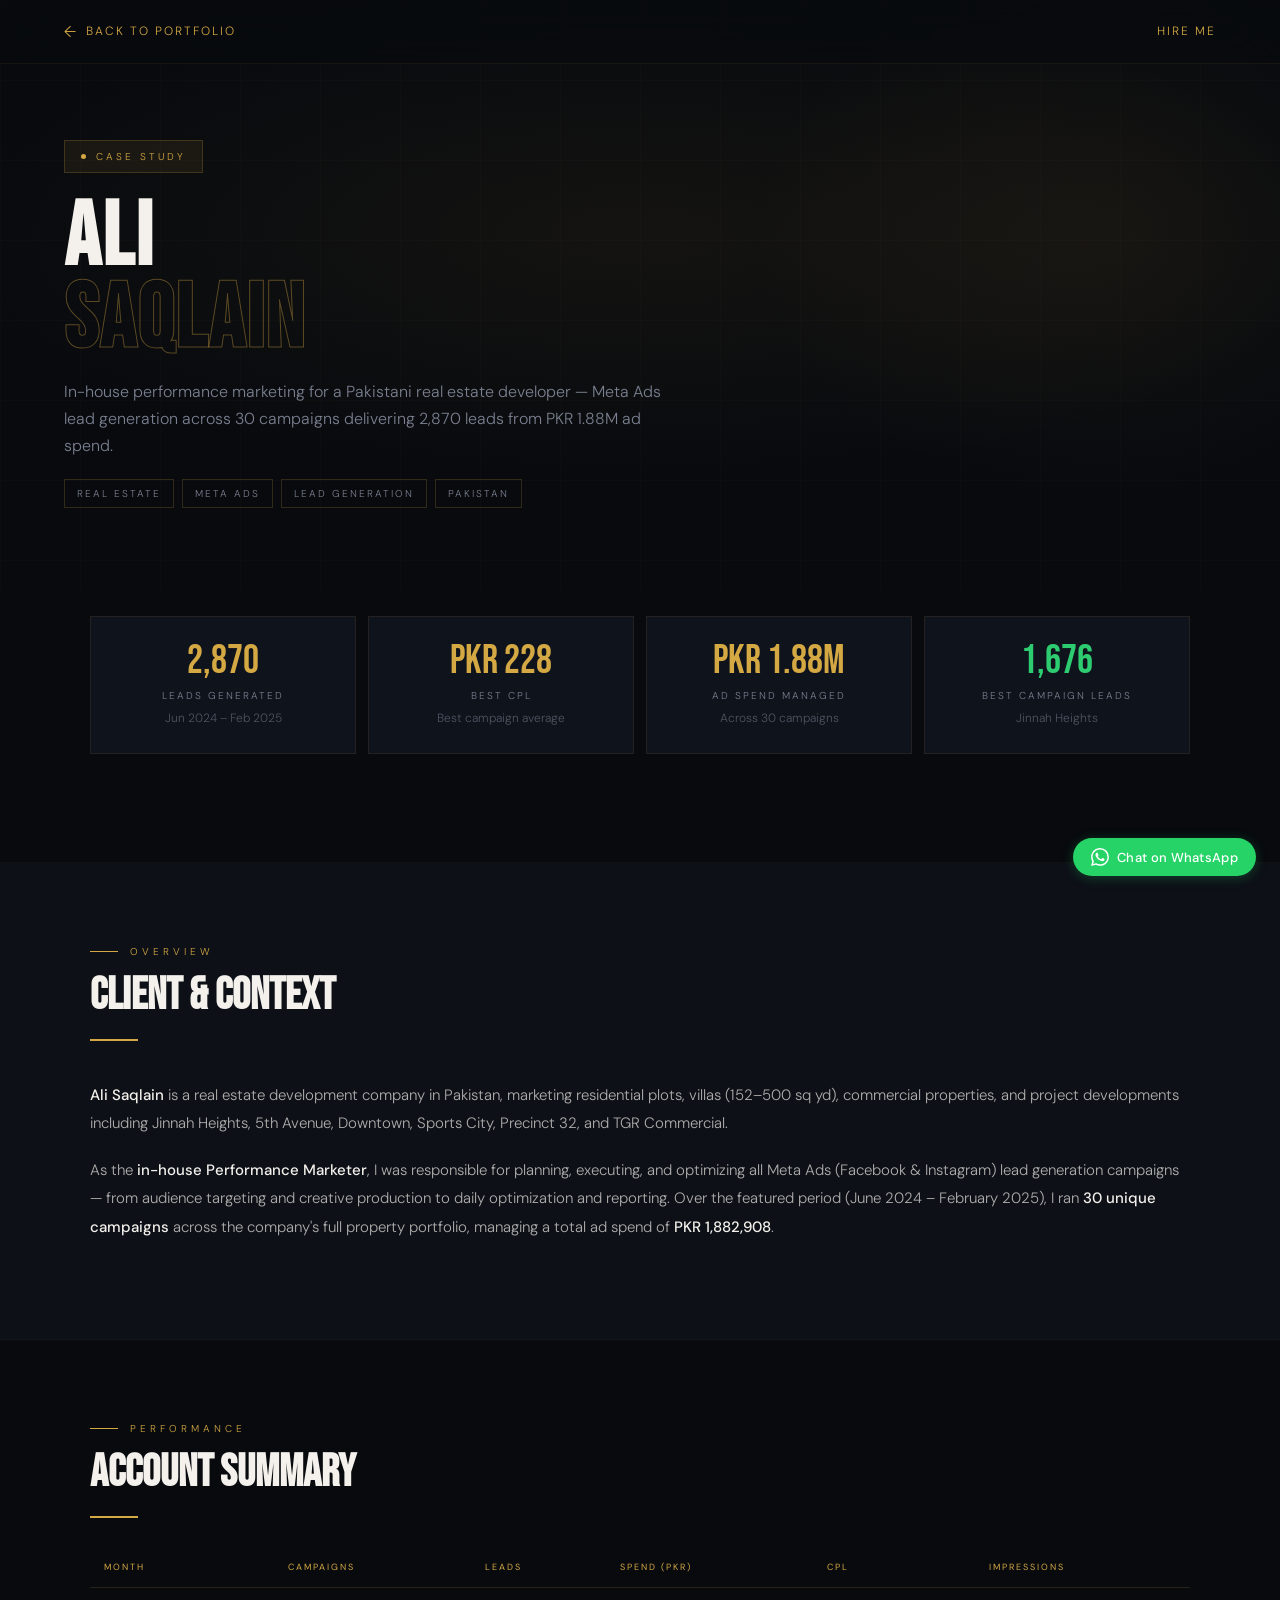
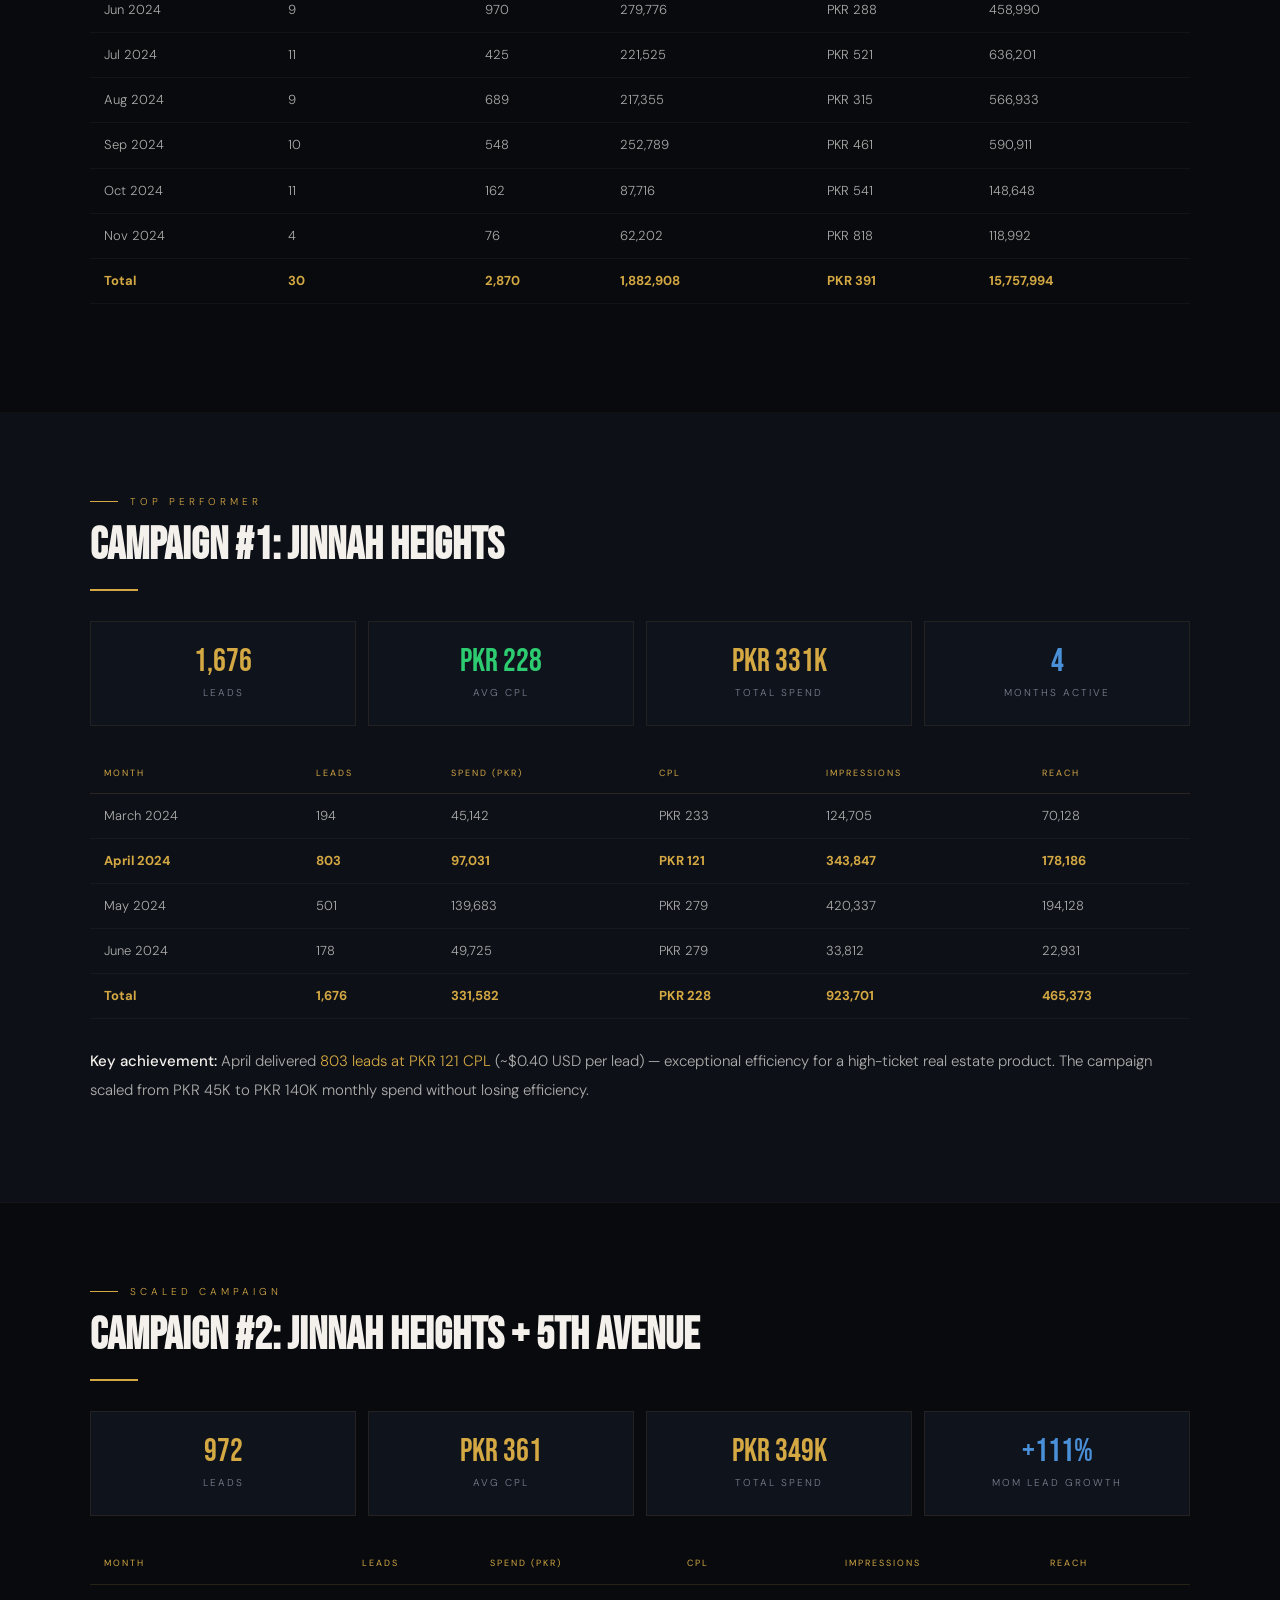
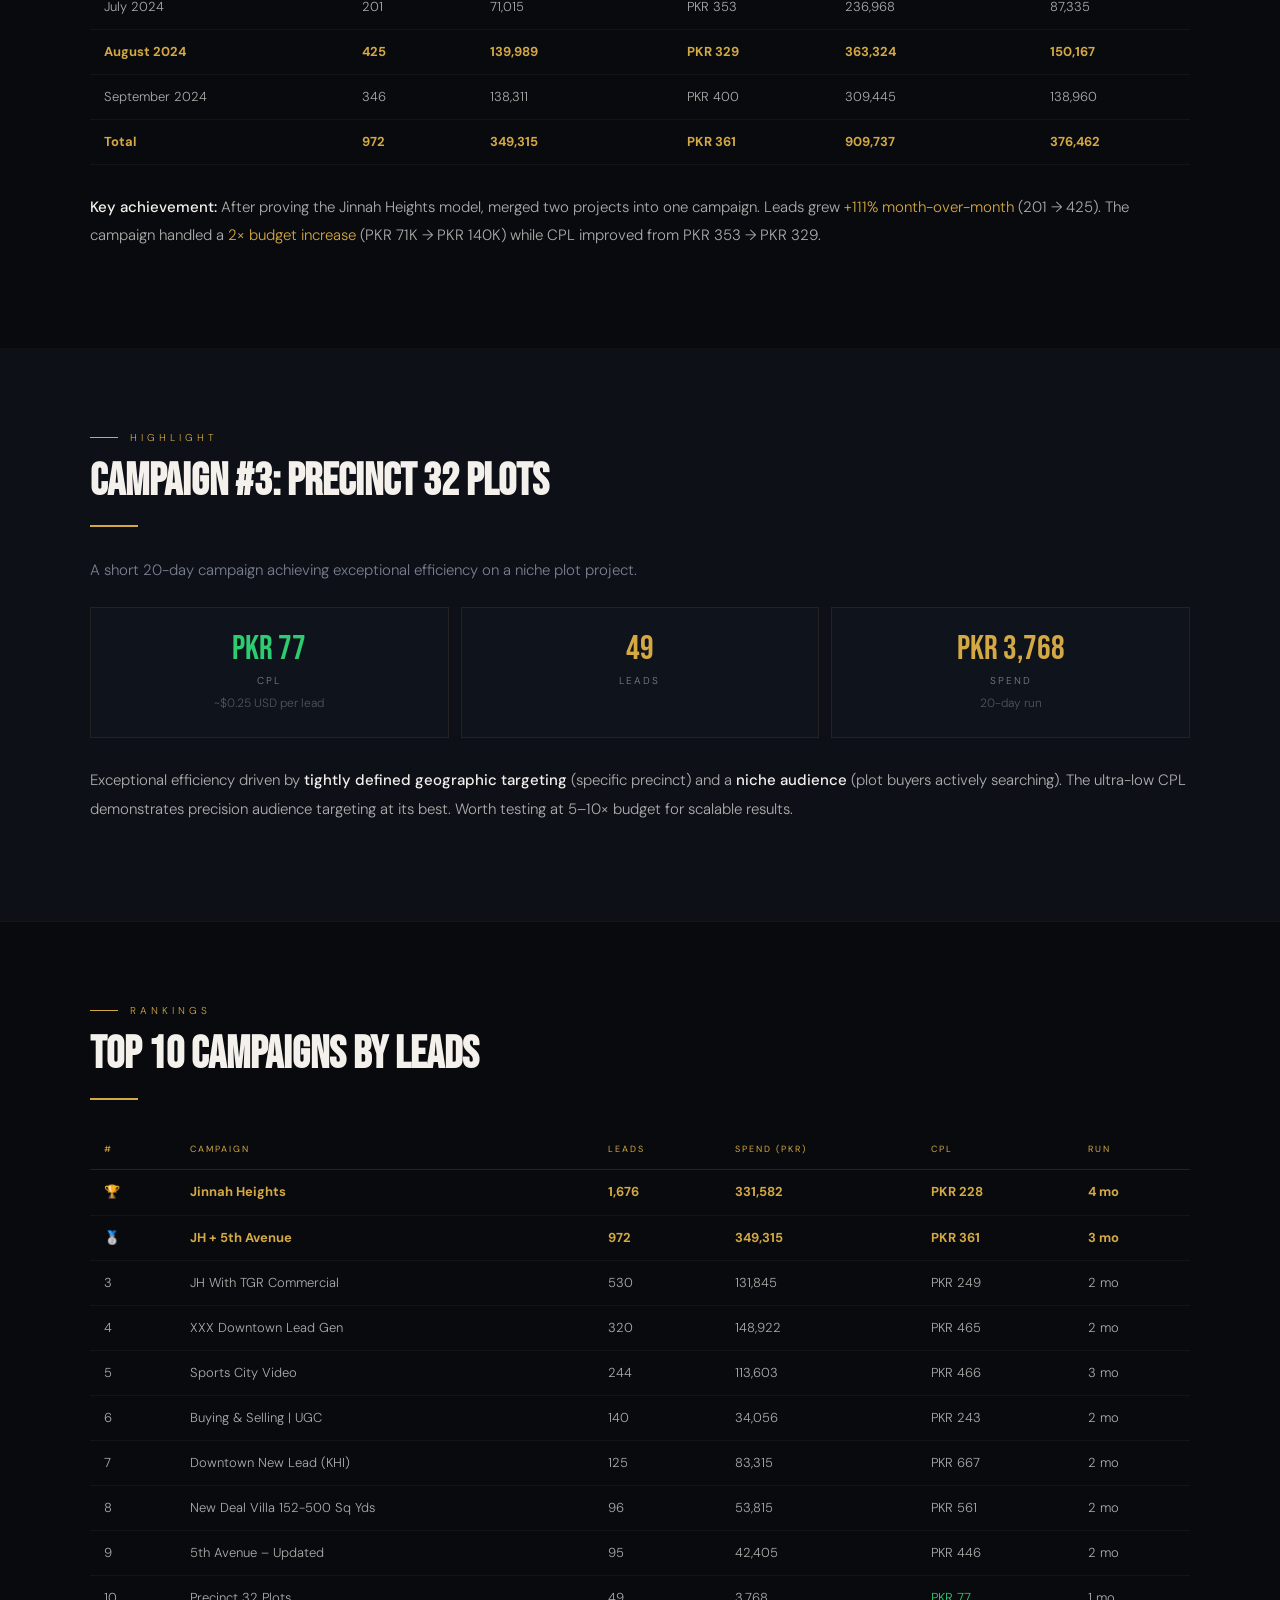
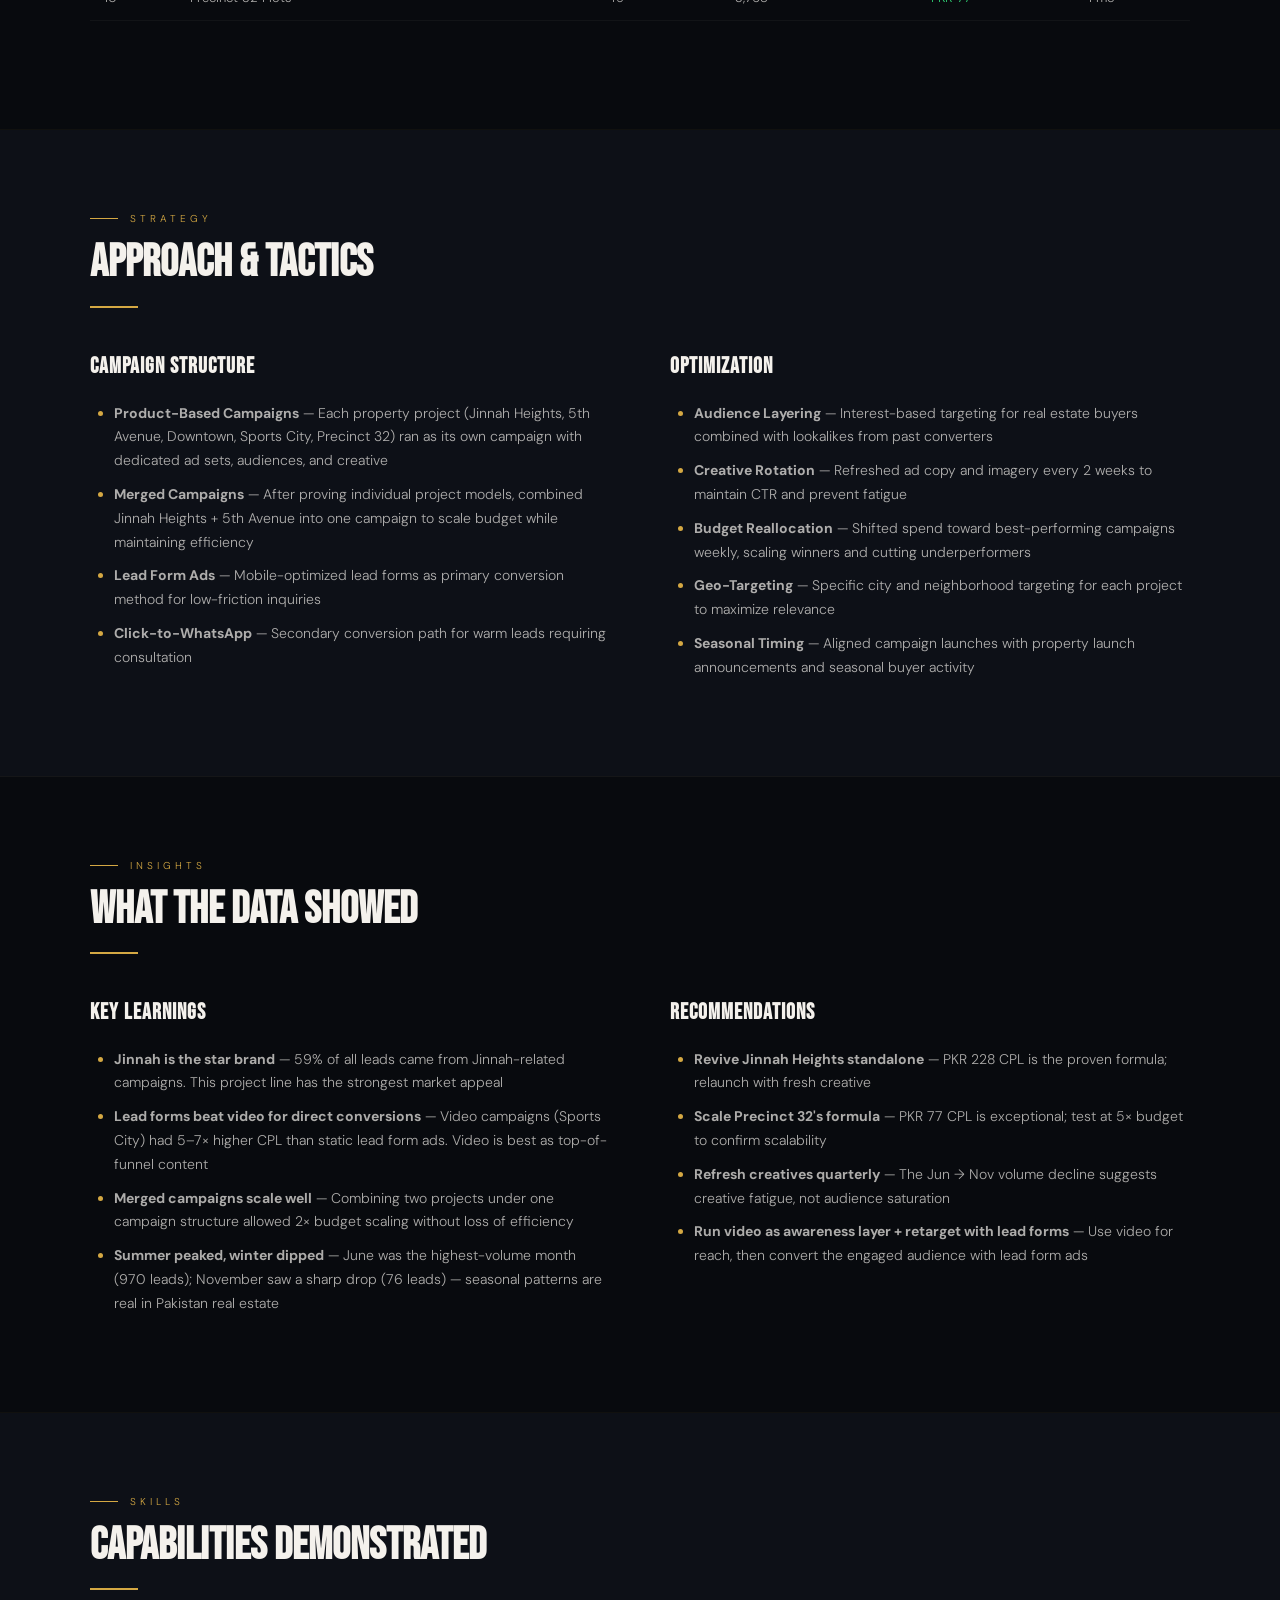
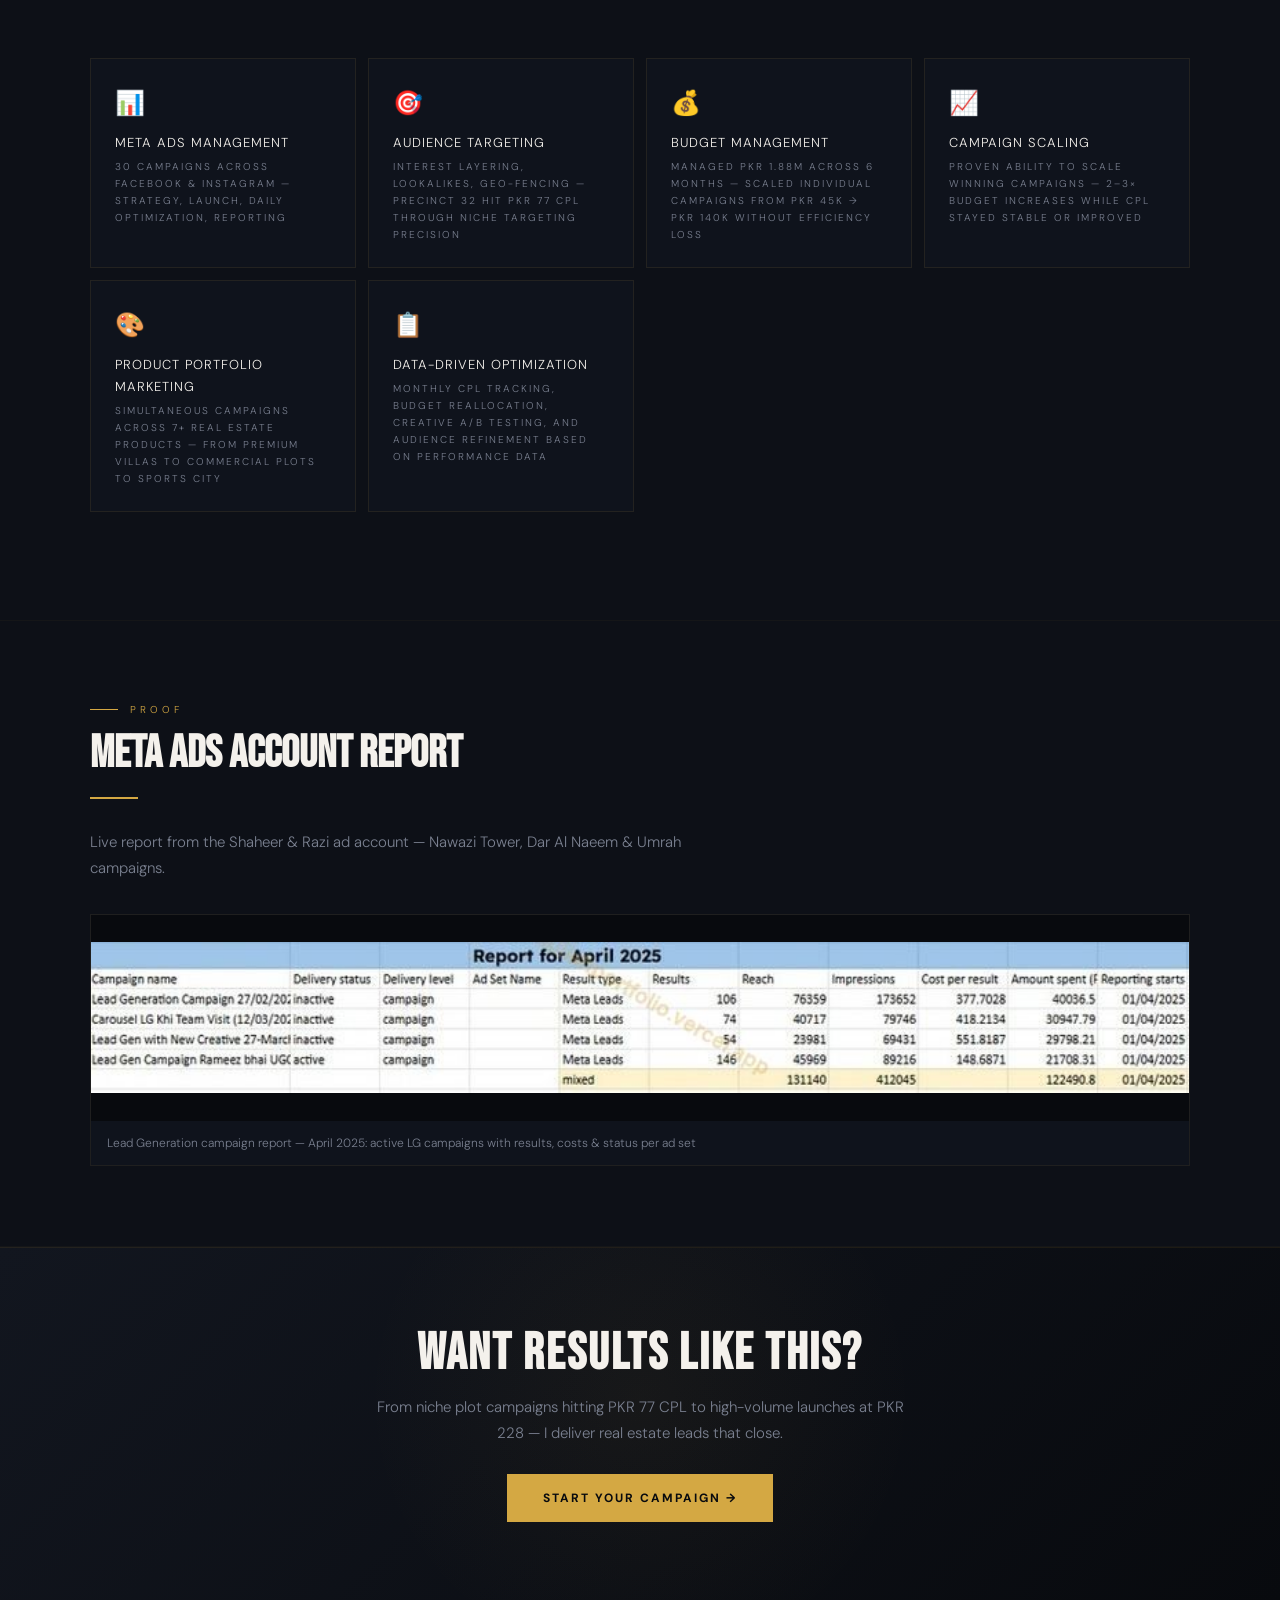
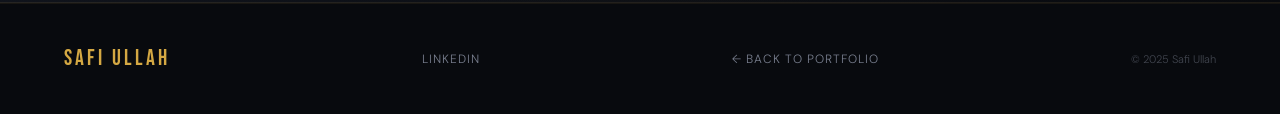
<file: case-studies/ali-saqlain.html>
<!DOCTYPE html>
<html lang="en">
<head>
  <meta charset="UTF-8" />
  <meta name="viewport" content="width=device-width, initial-scale=1.0" />
  <title>Ali Saqlain — Case Study | Safi Ullah</title>
  <meta name="description" content="Case study: Meta Ads lead generation for Ali Saqlain real estate — 2,870 leads from PKR 1.88M spend, PKR 228 CPL across 30 campaigns. Performance marketing for real estate in Pakistan." />
  <link rel="preconnect" href="https://fonts.googleapis.com" />
  <link rel="preconnect" href="https://fonts.gstatic.com" crossorigin />
  <link href="https://fonts.googleapis.com/css2?family=Bebas+Neue&family=DM+Sans:wght@300;400;500;700&family=Playfair+Display:ital,wght@1,400;1,700&display=swap" rel="stylesheet" />
  <link rel="stylesheet" href="case-study.css" />
</head>
<body>

<nav class="cs-nav">
  <a class="back-link" href="../index.html">Back to Portfolio</a>
  <a href="../index.html#contact">Hire Me</a>
</nav>

<!-- HERO -->
<section class="cs-hero">
  <div class="cs-hero-glow"></div>
  <div class="cs-hero-grid"></div>
  <div class="cs-hero-content">
    <div class="cs-eyebrow"><span></span>Case Study</div>
    <h1 class="cs-title">ALI<br><span class="outline">SAQLAIN</span></h1>
    <p class="cs-subtitle">In-house performance marketing for a Pakistani real estate developer — Meta Ads lead generation across 30 campaigns delivering 2,870 leads from PKR 1.88M ad spend.</p>
    <div class="cs-tags">
      <span class="cs-tag">Real Estate</span>
      <span class="cs-tag">Meta Ads</span>
      <span class="cs-tag">Lead Generation</span>
      <span class="cs-tag">Pakistan</span>
    </div>
  </div>
</section>

<!-- QUICK METRICS -->
<section class="cs-section" style="padding-top:0;background:var(--dark)">
  <div class="cs-container">
    <div class="metrics-grid">
      <div class="metric-card">
        <div class="num">2,870</div>
        <div class="lbl">Leads Generated</div>
        <div class="sublbl">Jun 2024 – Feb 2025</div>
      </div>
      <div class="metric-card">
        <div class="num">PKR 228</div>
        <div class="lbl">Best CPL</div>
        <div class="sublbl">Best campaign average</div>
      </div>
      <div class="metric-card">
        <div class="num">PKR 1.88M</div>
        <div class="lbl">Ad Spend Managed</div>
        <div class="sublbl">Across 30 campaigns</div>
      </div>
      <div class="metric-card">
        <div class="num green">1,676</div>
        <div class="lbl">Best Campaign Leads</div>
        <div class="sublbl">Jinnah Heights</div>
      </div>
    </div>
  </div>
</section>

<!-- OVERVIEW -->
<section class="cs-section">
  <div class="cs-container">
    <p class="s-tag">Overview</p>
    <h2 class="s-title">CLIENT & CONTEXT</h2>
    <div class="gold-line"></div>
    <div class="cs-grid single">
      <div class="cs-text">
        <p><strong>Ali Saqlain</strong> is a real estate development company in Pakistan, marketing residential plots, villas (152–500 sq yd), commercial properties, and project developments including Jinnah Heights, 5th Avenue, Downtown, Sports City, Precinct 32, and TGR Commercial.</p>
        <p>As the <strong>in-house Performance Marketer</strong>, I was responsible for planning, executing, and optimizing all Meta Ads (Facebook & Instagram) lead generation campaigns — from audience targeting and creative production to daily optimization and reporting. Over the featured period (June 2024 – February 2025), I ran <strong>30 unique campaigns</strong> across the company's full property portfolio, managing a total ad spend of <strong>PKR 1,882,908</strong>.</p>
      </div>
    </div>
  </div>
</section>

<!-- ACCOUNT RESULTS -->
<section class="cs-section">
  <div class="cs-container">
    <p class="s-tag">Performance</p>
    <h2 class="s-title">ACCOUNT SUMMARY</h2>
    <div class="gold-line"></div>

    <div class="cs-table-wrap">
      <table class="cs-table">
        <thead>
          <tr>
            <th>Month</th>
            <th>Campaigns</th>
            <th>Leads</th>
            <th>Spend (PKR)</th>
            <th>CPL</th>
            <th>Impressions</th>
          </tr>
        </thead>
        <tbody>
          <tr>
            <td>Jun 2024</td>
            <td>9</td>
            <td>970</td>
            <td>279,776</td>
            <td>PKR 288</td>
            <td>458,990</td>
          </tr>
          <tr>
            <td>Jul 2024</td>
            <td>11</td>
            <td>425</td>
            <td>221,525</td>
            <td>PKR 521</td>
            <td>636,201</td>
          </tr>
          <tr>
            <td>Aug 2024</td>
            <td>9</td>
            <td>689</td>
            <td>217,355</td>
            <td>PKR 315</td>
            <td>566,933</td>
          </tr>
          <tr>
            <td>Sep 2024</td>
            <td>10</td>
            <td>548</td>
            <td>252,789</td>
            <td>PKR 461</td>
            <td>590,911</td>
          </tr>
          <tr>
            <td>Oct 2024</td>
            <td>11</td>
            <td>162</td>
            <td>87,716</td>
            <td>PKR 541</td>
            <td>148,648</td>
          </tr>
          <tr>
            <td>Nov 2024</td>
            <td>4</td>
            <td>76</td>
            <td>62,202</td>
            <td>PKR 818</td>
            <td>118,992</td>
          </tr>
          <tr class="highlight">
            <td><strong>Total</strong></td>
            <td><strong>30</strong></td>
            <td><strong>2,870</strong></td>
            <td><strong>1,882,908</strong></td>
            <td><strong>PKR 391</strong></td>
            <td><strong>15,757,994</strong></td>
          </tr>
        </tbody>
      </table>
    </div>
  </div>
</section>

<!-- BEST CAMPAIGN -->
<section class="cs-section">
  <div class="cs-container">
    <p class="s-tag">Top Performer</p>
    <h2 class="s-title">CAMPAIGN #1: JINNAH HEIGHTS</h2>
    <div class="gold-line"></div>

    <div class="metrics-grid" style="grid-template-columns:repeat(auto-fit,minmax(140px,1fr))">
      <div class="metric-card">
        <div class="num" style="font-size:32px">1,676</div>
        <div class="lbl">Leads</div>
      </div>
      <div class="metric-card">
        <div class="num green" style="font-size:32px">PKR 228</div>
        <div class="lbl">Avg CPL</div>
      </div>
      <div class="metric-card">
        <div class="num" style="font-size:32px">PKR 331K</div>
        <div class="lbl">Total Spend</div>
      </div>
      <div class="metric-card">
        <div class="num blue" style="font-size:32px">4</div>
        <div class="lbl">Months Active</div>
      </div>
    </div>

    <div class="cs-table-wrap">
      <table class="cs-table">
        <thead>
          <tr>
            <th>Month</th>
            <th>Leads</th>
            <th>Spend (PKR)</th>
            <th>CPL</th>
            <th>Impressions</th>
            <th>Reach</th>
          </tr>
        </thead>
        <tbody>
          <tr>
            <td>March 2024</td>
            <td>194</td>
            <td>45,142</td>
            <td>PKR 233</td>
            <td>124,705</td>
            <td>70,128</td>
          </tr>
          <tr class="highlight">
            <td><strong>April 2024</strong></td>
            <td><strong>803</strong></td>
            <td><strong>97,031</strong></td>
            <td><strong>PKR 121</strong></td>
            <td><strong>343,847</strong></td>
            <td><strong>178,186</strong></td>
          </tr>
          <tr>
            <td>May 2024</td>
            <td>501</td>
            <td>139,683</td>
            <td>PKR 279</td>
            <td>420,337</td>
            <td>194,128</td>
          </tr>
          <tr>
            <td>June 2024</td>
            <td>178</td>
            <td>49,725</td>
            <td>PKR 279</td>
            <td>33,812</td>
            <td>22,931</td>
          </tr>
          <tr class="highlight">
            <td><strong>Total</strong></td>
            <td><strong>1,676</strong></td>
            <td><strong>331,582</strong></td>
            <td><strong>PKR 228</strong></td>
            <td><strong>923,701</strong></td>
            <td><strong>465,373</strong></td>
          </tr>
        </tbody>
      </table>
    </div>

    <div class="cs-text">
      <p><strong>Key achievement:</strong> April delivered <em>803 leads at PKR 121 CPL</em> (~$0.40 USD per lead) — exceptional efficiency for a high-ticket real estate product. The campaign scaled from PKR 45K to PKR 140K monthly spend without losing efficiency.</p>
    </div>
  </div>
</section>

<!-- CAMPAIGN #2 -->
<section class="cs-section">
  <div class="cs-container">
    <p class="s-tag">Scaled Campaign</p>
    <h2 class="s-title">CAMPAIGN #2: JINNAH HEIGHTS + 5TH AVENUE</h2>
    <div class="gold-line"></div>

    <div class="metrics-grid" style="grid-template-columns:repeat(auto-fit,minmax(140px,1fr))">
      <div class="metric-card">
        <div class="num" style="font-size:32px">972</div>
        <div class="lbl">Leads</div>
      </div>
      <div class="metric-card">
        <div class="num" style="font-size:32px">PKR 361</div>
        <div class="lbl">Avg CPL</div>
      </div>
      <div class="metric-card">
        <div class="num" style="font-size:32px">PKR 349K</div>
        <div class="lbl">Total Spend</div>
      </div>
      <div class="metric-card">
        <div class="num blue" style="font-size:32px">+111%</div>
        <div class="lbl">MoM Lead Growth</div>
      </div>
    </div>

    <div class="cs-table-wrap">
      <table class="cs-table">
        <thead>
          <tr>
            <th>Month</th>
            <th>Leads</th>
            <th>Spend (PKR)</th>
            <th>CPL</th>
            <th>Impressions</th>
            <th>Reach</th>
          </tr>
        </thead>
        <tbody>
          <tr>
            <td>July 2024</td>
            <td>201</td>
            <td>71,015</td>
            <td>PKR 353</td>
            <td>236,968</td>
            <td>87,335</td>
          </tr>
          <tr class="highlight">
            <td><strong>August 2024</strong></td>
            <td><strong>425</strong></td>
            <td><strong>139,989</strong></td>
            <td><strong>PKR 329</strong></td>
            <td><strong>363,324</strong></td>
            <td><strong>150,167</strong></td>
          </tr>
          <tr>
            <td>September 2024</td>
            <td>346</td>
            <td>138,311</td>
            <td>PKR 400</td>
            <td>309,445</td>
            <td>138,960</td>
          </tr>
          <tr class="highlight">
            <td><strong>Total</strong></td>
            <td><strong>972</strong></td>
            <td><strong>349,315</strong></td>
            <td><strong>PKR 361</strong></td>
            <td><strong>909,737</strong></td>
            <td><strong>376,462</strong></td>
          </tr>
        </tbody>
      </table>
    </div>

    <div class="cs-text">
      <p><strong>Key achievement:</strong> After proving the Jinnah Heights model, merged two projects into one campaign. Leads grew <em>+111% month-over-month</em> (201 → 425). The campaign handled a <em>2× budget increase</em> (PKR 71K → PKR 140K) while CPL improved from PKR 353 → PKR 329.</p>
    </div>
  </div>
</section>

<!-- CAMPAIGN #3 -->
<section class="cs-section">
  <div class="cs-container">
    <p class="s-tag">Highlight</p>
    <h2 class="s-title">CAMPAIGN #3: PRECINCT 32 PLOTS</h2>
    <div class="gold-line"></div>
    <p class="s-sub">A short 20-day campaign achieving exceptional efficiency on a niche plot project.</p>

    <div class="metrics-grid" style="grid-template-columns:repeat(auto-fit,minmax(160px,1fr));margin-top:24px">
      <div class="metric-card">
        <div class="num green" style="font-size:34px">PKR 77</div>
        <div class="lbl">CPL</div>
        <div class="sublbl">~$0.25 USD per lead</div>
      </div>
      <div class="metric-card">
        <div class="num" style="font-size:34px">49</div>
        <div class="lbl">Leads</div>
      </div>
      <div class="metric-card">
        <div class="num" style="font-size:34px">PKR 3,768</div>
        <div class="lbl">Spend</div>
        <div class="sublbl">20-day run</div>
      </div>
    </div>

    <div class="cs-text">
      <p>Exceptional efficiency driven by <strong>tightly defined geographic targeting</strong> (specific precinct) and a <strong>niche audience</strong> (plot buyers actively searching). The ultra-low CPL demonstrates precision audience targeting at its best. Worth testing at 5–10× budget for scalable results.</p>
    </div>
  </div>
</section>

<!-- CAMPAIGN COMPARISON -->
<section class="cs-section">
  <div class="cs-container">
    <p class="s-tag">Rankings</p>
    <h2 class="s-title">TOP 10 CAMPAIGNS BY LEADS</h2>
    <div class="gold-line"></div>

    <div class="cs-table-wrap">
      <table class="cs-table">
        <thead>
          <tr>
            <th>#</th>
            <th>Campaign</th>
            <th>Leads</th>
            <th>Spend (PKR)</th>
            <th>CPL</th>
            <th>Run</th>
          </tr>
        </thead>
        <tbody>
          <tr class="highlight">
            <td>🏆</td>
            <td><strong>Jinnah Heights</strong></td>
            <td><strong>1,676</strong></td>
            <td><strong>331,582</strong></td>
            <td><strong>PKR 228</strong></td>
            <td><strong>4 mo</strong></td>
          </tr>
          <tr class="highlight">
            <td>🥈</td>
            <td><strong>JH + 5th Avenue</strong></td>
            <td><strong>972</strong></td>
            <td><strong>349,315</strong></td>
            <td><strong>PKR 361</strong></td>
            <td><strong>3 mo</strong></td>
          </tr>
          <tr>
            <td>3</td>
            <td>JH With TGR Commercial</td>
            <td>530</td>
            <td>131,845</td>
            <td>PKR 249</td>
            <td>2 mo</td>
          </tr>
          <tr>
            <td>4</td>
            <td>XXX Downtown Lead Gen</td>
            <td>320</td>
            <td>148,922</td>
            <td>PKR 465</td>
            <td>2 mo</td>
          </tr>
          <tr>
            <td>5</td>
            <td>Sports City Video</td>
            <td>244</td>
            <td>113,603</td>
            <td>PKR 466</td>
            <td>3 mo</td>
          </tr>
          <tr>
            <td>6</td>
            <td>Buying & Selling | UGC</td>
            <td>140</td>
            <td>34,056</td>
            <td>PKR 243</td>
            <td>2 mo</td>
          </tr>
          <tr>
            <td>7</td>
            <td>Downtown New Lead (KHI)</td>
            <td>125</td>
            <td>83,315</td>
            <td>PKR 667</td>
            <td>2 mo</td>
          </tr>
          <tr>
            <td>8</td>
            <td>New Deal Villa 152-500 Sq Yds</td>
            <td>96</td>
            <td>53,815</td>
            <td>PKR 561</td>
            <td>2 mo</td>
          </tr>
          <tr>
            <td>9</td>
            <td>5th Avenue – Updated</td>
            <td>95</td>
            <td>42,405</td>
            <td>PKR 446</td>
            <td>2 mo</td>
          </tr>
          <tr>
            <td>10</td>
            <td>Precinct 32 Plots</td>
            <td>49</td>
            <td>3,768</td>
            <td><span style="color:var(--green)">PKR 77</span></td>
            <td>1 mo</td>
          </tr>
        </tbody>
      </table>
    </div>
  </div>
</section>

<!-- STRATEGY -->
<section class="cs-section">
  <div class="cs-container">
    <p class="s-tag">Strategy</p>
    <h2 class="s-title">APPROACH & TACTICS</h2>
    <div class="gold-line"></div>
    <div class="cs-grid">
      <div class="cs-text">
        <h3 style="font-family:'Bebas Neue',sans-serif;font-size:22px;letter-spacing:1px;margin-bottom:14px">CAMPAIGN STRUCTURE</h3>
        <ul>
          <li><strong>Product-Based Campaigns</strong> — Each property project (Jinnah Heights, 5th Avenue, Downtown, Sports City, Precinct 32) ran as its own campaign with dedicated ad sets, audiences, and creative</li>
          <li><strong>Merged Campaigns</strong> — After proving individual project models, combined Jinnah Heights + 5th Avenue into one campaign to scale budget while maintaining efficiency</li>
          <li><strong>Lead Form Ads</strong> — Mobile-optimized lead forms as primary conversion method for low-friction inquiries</li>
          <li><strong>Click-to-WhatsApp</strong> — Secondary conversion path for warm leads requiring consultation</li>
        </ul>
      </div>
      <div class="cs-text">
        <h3 style="font-family:'Bebas Neue',sans-serif;font-size:22px;letter-spacing:1px;margin-bottom:14px">OPTIMIZATION</h3>
        <ul>
          <li><strong>Audience Layering</strong> — Interest-based targeting for real estate buyers combined with lookalikes from past converters</li>
          <li><strong>Creative Rotation</strong> — Refreshed ad copy and imagery every 2 weeks to maintain CTR and prevent fatigue</li>
          <li><strong>Budget Reallocation</strong> — Shifted spend toward best-performing campaigns weekly, scaling winners and cutting underperformers</li>
          <li><strong>Geo-Targeting</strong> — Specific city and neighborhood targeting for each project to maximize relevance</li>
          <li><strong>Seasonal Timing</strong> — Aligned campaign launches with property launch announcements and seasonal buyer activity</li>
        </ul>
      </div>
    </div>
  </div>
</section>

<!-- KEY INSIGHTS -->
<section class="cs-section">
  <div class="cs-container">
    <p class="s-tag">Insights</p>
    <h2 class="s-title">WHAT THE DATA SHOWED</h2>
    <div class="gold-line"></div>
    <div class="cs-grid">
      <div class="cs-text">
        <h3 style="font-family:'Bebas Neue',sans-serif;font-size:22px;letter-spacing:1px;margin-bottom:14px">KEY LEARNINGS</h3>
        <ul>
          <li><strong>Jinnah is the star brand</strong> — 59% of all leads came from Jinnah-related campaigns. This project line has the strongest market appeal</li>
          <li><strong>Lead forms beat video for direct conversions</strong> — Video campaigns (Sports City) had 5–7× higher CPL than static lead form ads. Video is best as top-of-funnel content</li>
          <li><strong>Merged campaigns scale well</strong> — Combining two projects under one campaign structure allowed 2× budget scaling without loss of efficiency</li>
          <li><strong>Summer peaked, winter dipped</strong> — June was the highest-volume month (970 leads); November saw a sharp drop (76 leads) — seasonal patterns are real in Pakistan real estate</li>
        </ul>
      </div>
      <div class="cs-text">
        <h3 style="font-family:'Bebas Neue',sans-serif;font-size:22px;letter-spacing:1px;margin-bottom:14px">RECOMMENDATIONS</h3>
        <ul>
          <li><strong>Revive Jinnah Heights standalone</strong> — PKR 228 CPL is the proven formula; relaunch with fresh creative</li>
          <li><strong>Scale Precinct 32's formula</strong> — PKR 77 CPL is exceptional; test at 5× budget to confirm scalability</li>
          <li><strong>Refresh creatives quarterly</strong> — The Jun → Nov volume decline suggests creative fatigue, not audience saturation</li>
          <li><strong>Run video as awareness layer + retarget with lead forms</strong> — Use video for reach, then convert the engaged audience with lead form ads</li>
        </ul>
      </div>
    </div>
  </div>
</section>

<!-- CAPABILITIES -->
<section class="cs-section">
  <div class="cs-container">
    <p class="s-tag">Skills</p>
    <h2 class="s-title">CAPABILITIES DEMONSTRATED</h2>
    <div class="gold-line"></div>
    <div class="cs-grid full-wide">
      <div class="metrics-grid" style="grid-template-columns:repeat(auto-fit,minmax(220px,1fr))">
        <div class="metric-card" style="text-align:left">
          <div style="font-size:24px;margin-bottom:8px">📊</div>
          <div class="lbl" style="text-align:left;color:var(--white);font-size:13px;letter-spacing:1px">Meta Ads Management</div>
          <div class="lbl" style="text-align:left;margin-top:4px">30 campaigns across Facebook & Instagram — strategy, launch, daily optimization, reporting</div>
        </div>
        <div class="metric-card" style="text-align:left">
          <div style="font-size:24px;margin-bottom:8px">🎯</div>
          <div class="lbl" style="text-align:left;color:var(--white);font-size:13px;letter-spacing:1px">Audience Targeting</div>
          <div class="lbl" style="text-align:left;margin-top:4px">Interest layering, lookalikes, geo-fencing — Precinct 32 hit PKR 77 CPL through niche targeting precision</div>
        </div>
        <div class="metric-card" style="text-align:left">
          <div style="font-size:24px;margin-bottom:8px">💰</div>
          <div class="lbl" style="text-align:left;color:var(--white);font-size:13px;letter-spacing:1px">Budget Management</div>
          <div class="lbl" style="text-align:left;margin-top:4px">Managed PKR 1.88M across 6 months — scaled individual campaigns from PKR 45K → PKR 140K without efficiency loss</div>
        </div>
        <div class="metric-card" style="text-align:left">
          <div style="font-size:24px;margin-bottom:8px">📈</div>
          <div class="lbl" style="text-align:left;color:var(--white);font-size:13px;letter-spacing:1px">Campaign Scaling</div>
          <div class="lbl" style="text-align:left;margin-top:4px">Proven ability to scale winning campaigns — 2–3× budget increases while CPL stayed stable or improved</div>
        </div>
        <div class="metric-card" style="text-align:left">
          <div style="font-size:24px;margin-bottom:8px">🎨</div>
          <div class="lbl" style="text-align:left;color:var(--white);font-size:13px;letter-spacing:1px">Product Portfolio Marketing</div>
          <div class="lbl" style="text-align:left;margin-top:4px">Simultaneous campaigns across 7+ real estate products — from premium villas to commercial plots to sports city</div>
        </div>
        <div class="metric-card" style="text-align:left">
          <div style="font-size:24px;margin-bottom:8px">📋</div>
          <div class="lbl" style="text-align:left;color:var(--white);font-size:13px;letter-spacing:1px">Data-Driven Optimization</div>
          <div class="lbl" style="text-align:left;margin-top:4px">Monthly CPL tracking, budget reallocation, creative A/B testing, and audience refinement based on performance data</div>
        </div>
      </div>
    </div>
  </div>
</section>

<!-- PROOF -->
<section class="cs-section" style="background:var(--dark2)">
  <div class="cs-container">
    <p class="s-tag">Proof</p>
    <h2 class="s-title">META ADS ACCOUNT REPORT</h2>
    <div class="gold-line"></div>
    <p class="s-sub">Live report from the Shaheer & Razi ad account — Nawazi Tower, Dar Al Naeem & Umrah campaigns.</p>
    <div class="gallery-grid" style="margin-top:32px">
      
      <div class="gallery-item">
        <img src="[data-uri]" alt="Meta Ads lead generation campaign report — April 2025" style="width:100%;display:block;aspect-ratio:16/3;object-fit:contain;background:var(--dark)" />
        <div class="caption">Lead Generation campaign report — April 2025: active LG campaigns with results, costs & status per ad set</div>
      </div>
    </div>
  </div>
</section>

<!-- CTA -->
<section class="cs-cta">
  <h2>WANT RESULTS LIKE THIS?</h2>
  <p>From niche plot campaigns hitting PKR 77 CPL to high-volume launches at PKR 228 — I deliver real estate leads that close.</p>
  <a class="btn-gold" href="../index.html#contact">Start Your Campaign →</a>
</section>

<footer class="cs-footer">
  <div class="f-logo">SAFI ULLAH</div>
<a href="https://www.linkedin.com/in/safiullah97/" target="_blank" rel="noopener">LinkedIn</a>
  <a href="../index.html">← Back to Portfolio</a>
  <div class="f-copy">© 2025 Safi Ullah</div>
</footer>

<style>
  .cs-cta {
    padding: 80px 64px;
    text-align: center;
    background: linear-gradient(135deg, var(--dark3), var(--dark));
    border-top: 1px solid rgba(212,168,67,0.1);
    border-bottom: 1px solid rgba(212,168,67,0.1);
  }
  .cs-cta h2 {
    font-family: 'Bebas Neue', sans-serif;
    font-size: clamp(32px, 4vw, 52px);
    letter-spacing: 2px;
    margin-bottom: 16px;
  }
  .cs-cta p {
    font-size: 15px; color: var(--muted);
    max-width: 540px; margin: 0 auto 28px; line-height: 1.7;
  }
  .cs-cta .btn-gold {
    display: inline-block;
    padding: 14px 36px;
    background: var(--gold);
    color: var(--dark);
    font-weight: 700;
    font-size: 12px;
    letter-spacing: 2px;
    text-transform: uppercase;
    text-decoration: none;
    transition: all 0.3s;
  }
  .cs-cta .btn-gold:hover { background: var(--gold-light); transform: translateY(-2px); }
  .cs-footer {
    padding: 36px 64px;
    display: flex;
    justify-content: space-between;
    align-items: center;
    flex-wrap: wrap;
    gap: 20px;
    background: var(--dark);
  }
  .cs-footer .f-logo { font-family: 'Bebas Neue', sans-serif; font-size: 22px; letter-spacing: 3px; color: var(--gold); }
  .cs-footer a { color: var(--muted); text-decoration: none; font-size: 12px; letter-spacing: 1px; text-transform: uppercase; transition: color 0.3s; }
  .cs-footer a:hover { color: var(--gold); }
  .cs-footer .f-copy { font-size: 11px; color: rgba(122,128,144,0.5); }
  @media(max-width:768px) {
    .cs-cta { padding: 60px 28px; }
    .cs-footer { padding: 28px; flex-direction: column; align-items: flex-start; }
  }
</style>

<!-- Floating WhatsApp Button -->
<a class="whatsapp-float" href="https://wa.me/923353999842" target="_blank" rel="noopener" aria-label="Chat on WhatsApp">
  <svg width="18" height="18" viewBox="0 0 24 24" fill="currentColor"><path d="M17.472 14.382c-.297-.149-1.758-.867-2.03-.967-.273-.099-.471-.148-.67.15-.197.297-.767.966-.94 1.164-.173.199-.347.223-.644.075-.297-.15-1.255-.463-2.39-1.475-.883-.788-1.48-1.761-1.653-2.059-.173-.297-.018-.458.13-.606.134-.133.298-.347.446-.52.149-.174.198-.298.298-.497.099-.198.05-.371-.025-.52-.075-.149-.669-1.612-.916-2.207-.242-.579-.487-.5-.669-.51-.173-.008-.371-.01-.57-.01-.198 0-.52.074-.792.372-.272.297-1.04 1.016-1.04 2.479 0 1.462 1.065 2.875 1.213 3.074.149.198 2.096 3.2 5.077 4.487.709.306 1.262.489 1.694.625.712.227 1.36.195 1.871.118.571-.085 1.758-.719 2.006-1.413.248-.694.248-1.289.173-1.413-.074-.124-.272-.198-.57-.347m-5.421 7.403h-.004a9.87 9.87 0 01-5.031-1.378l-.361-.214-3.741.982.998-3.648-.235-.374a9.86 9.86 0 01-1.51-5.26c.001-5.45 4.436-9.884 9.888-9.884 2.64 0 5.122 1.03 6.988 2.898a9.825 9.825 0 012.893 6.994c-.003 5.45-4.437 9.884-9.885 9.884m8.413-18.297A11.815 11.815 0 0012.05 0C5.495 0 .16 5.335.157 11.892c0 2.096.547 4.142 1.588 5.945L.057 24l6.305-1.654a11.882 11.882 0 005.683 1.448h.005c6.554 0 11.89-5.335 11.893-11.893a11.821 11.821 0 00-3.48-8.413z"/></svg>
  <span class="wa-label">Chat on WhatsApp</span>
</a>

<script src="case-study.js" defer></script>
</body>
</html>
</file>
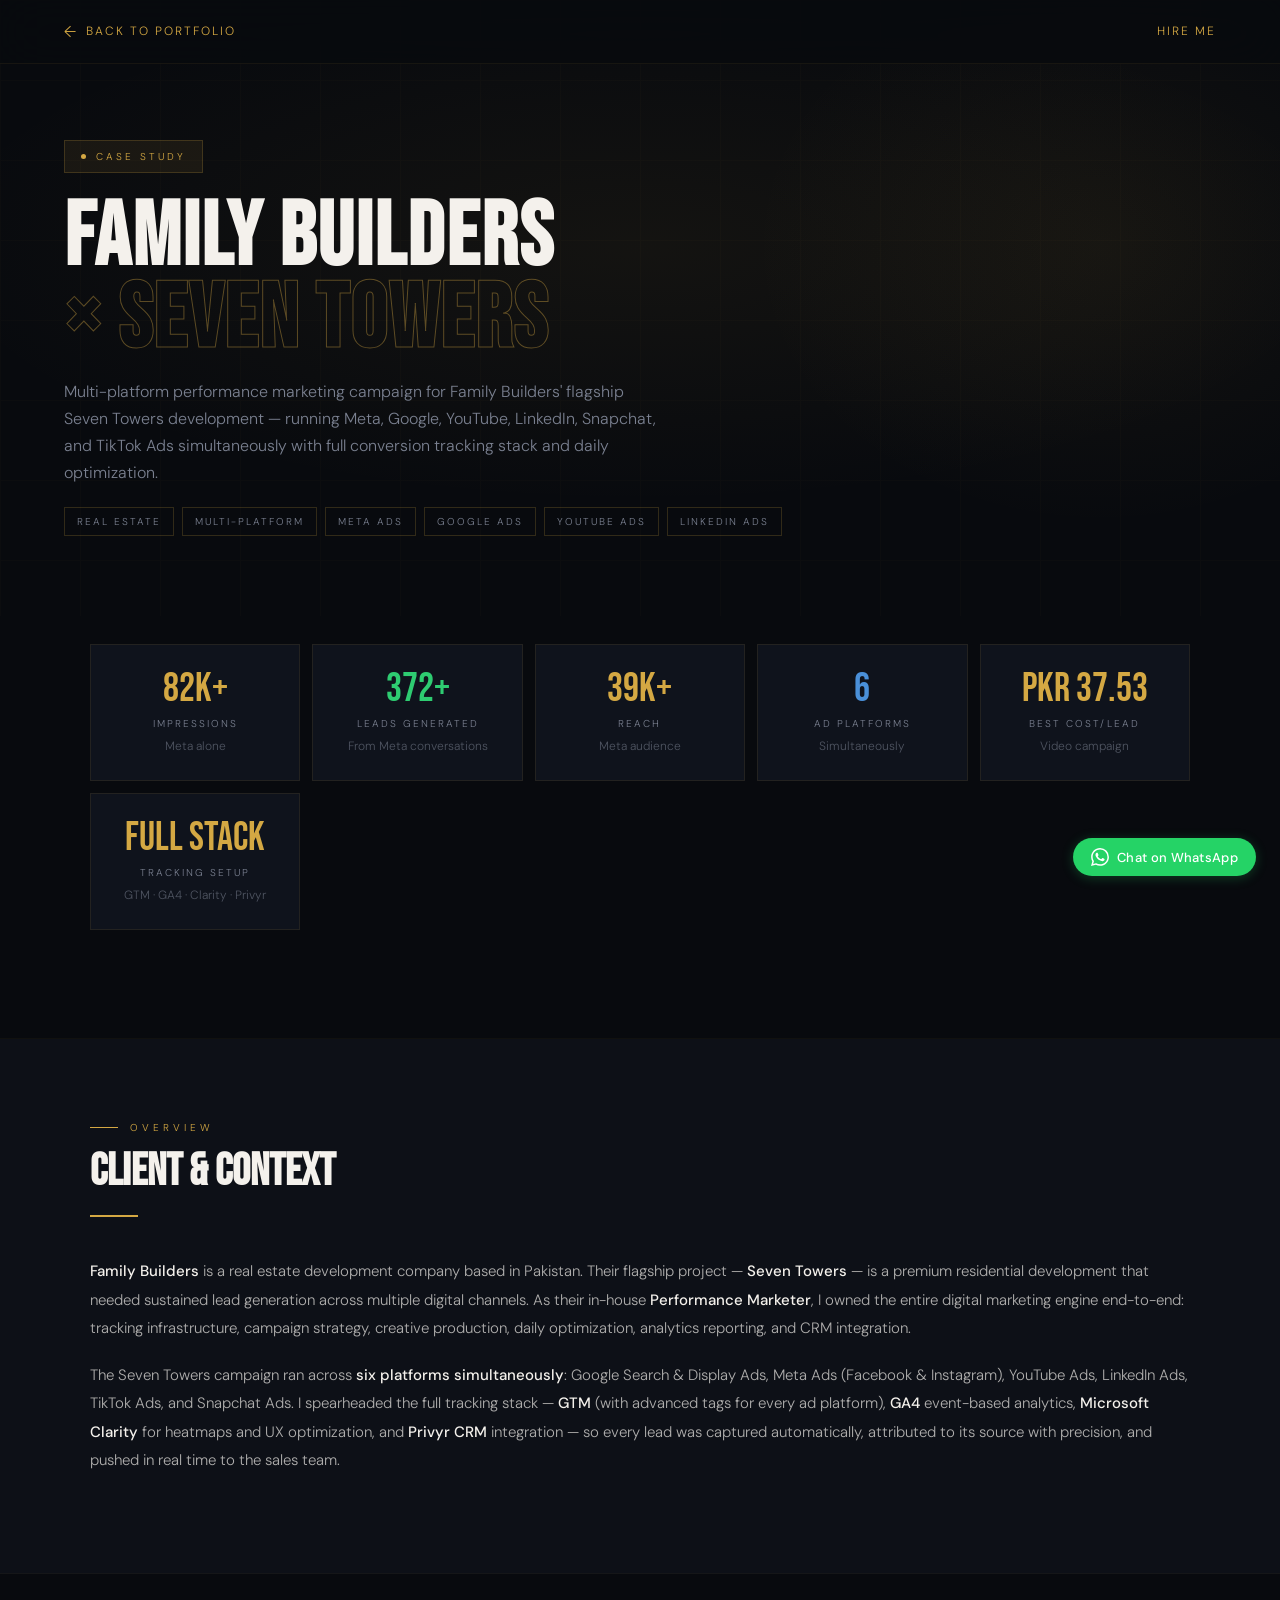
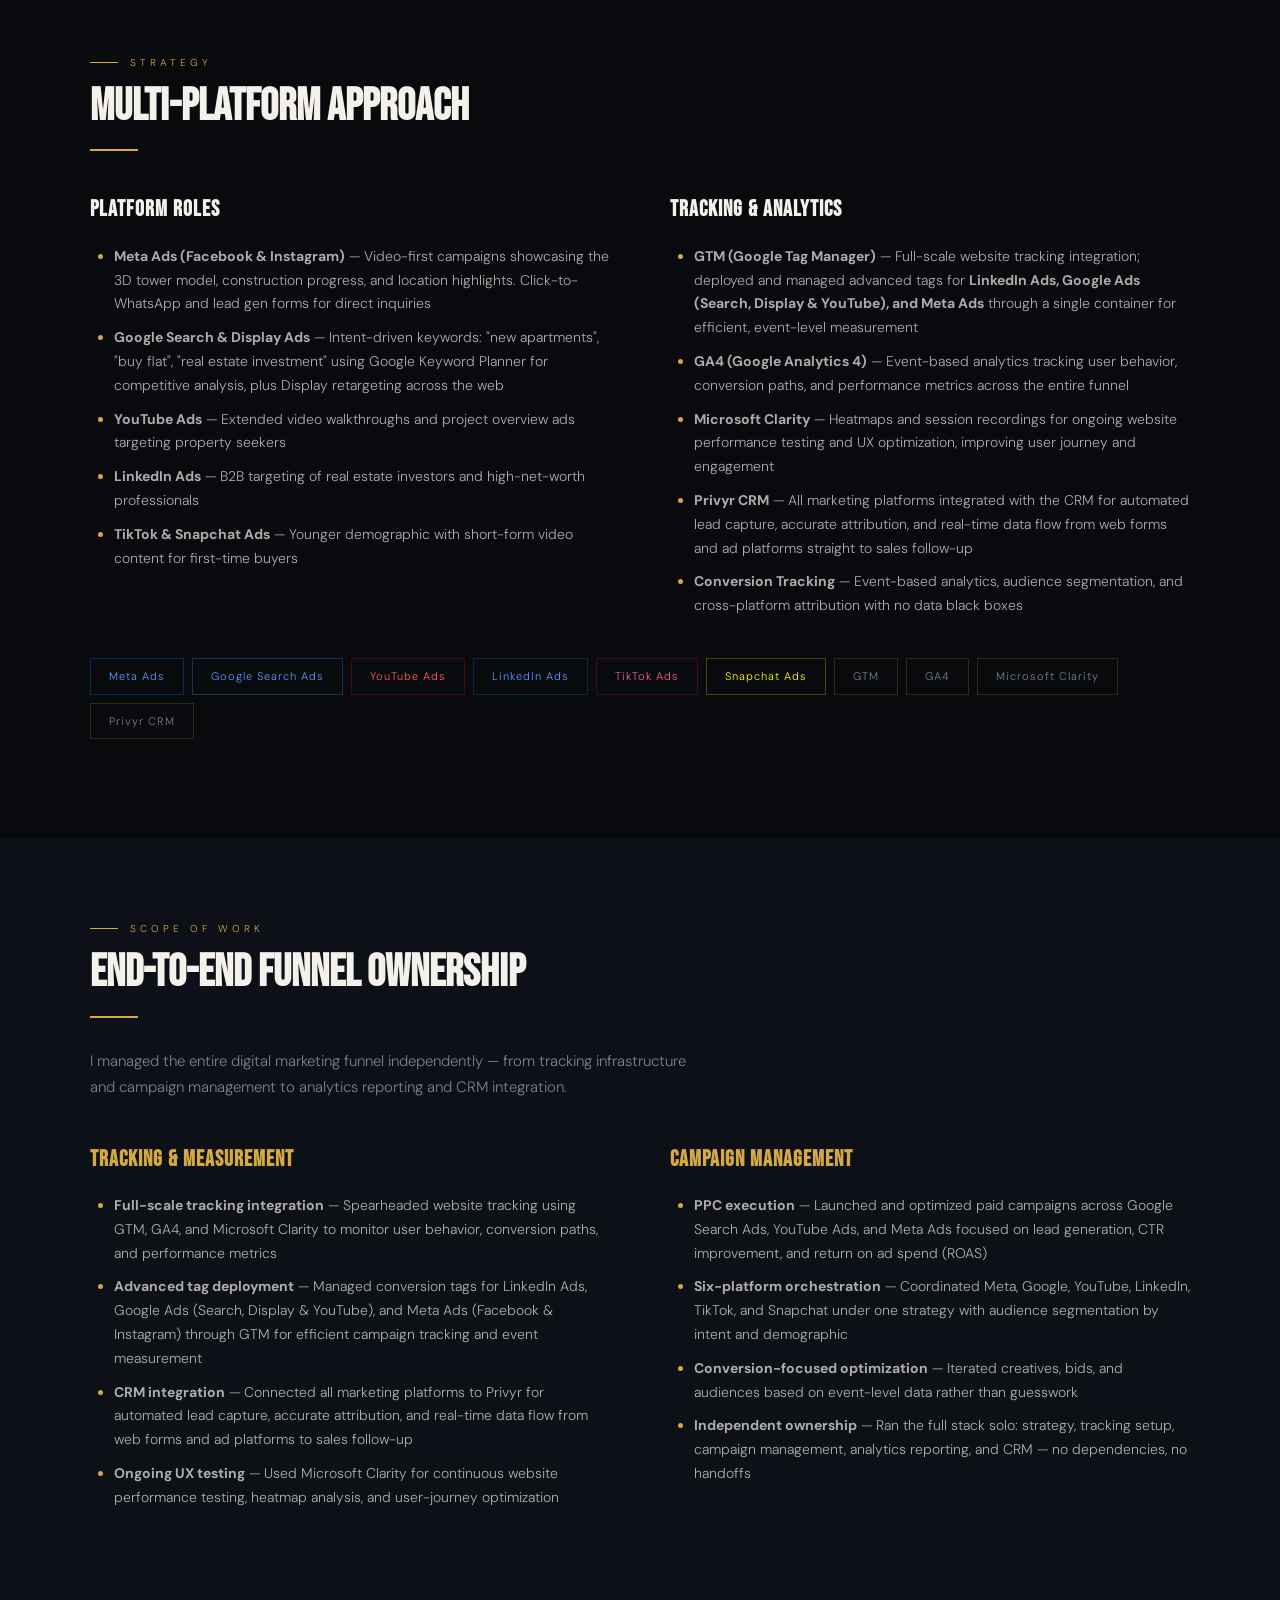
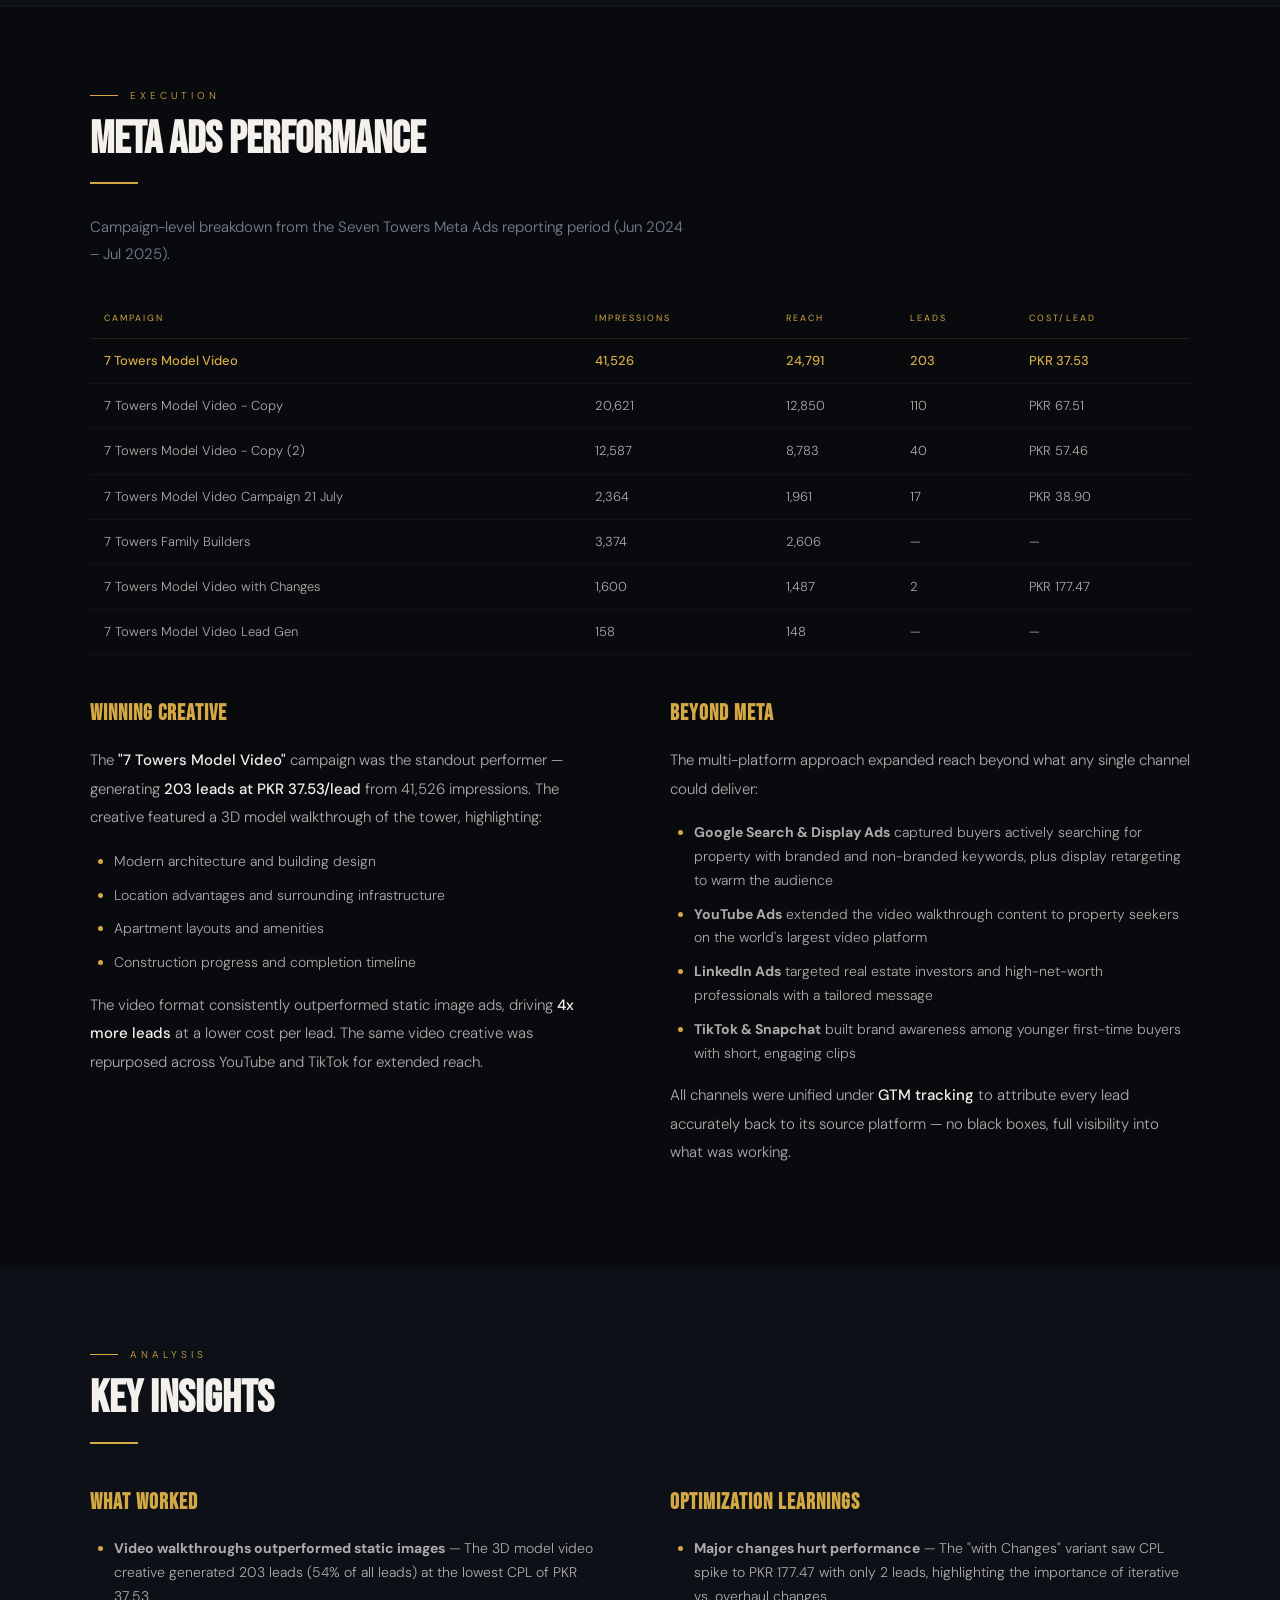
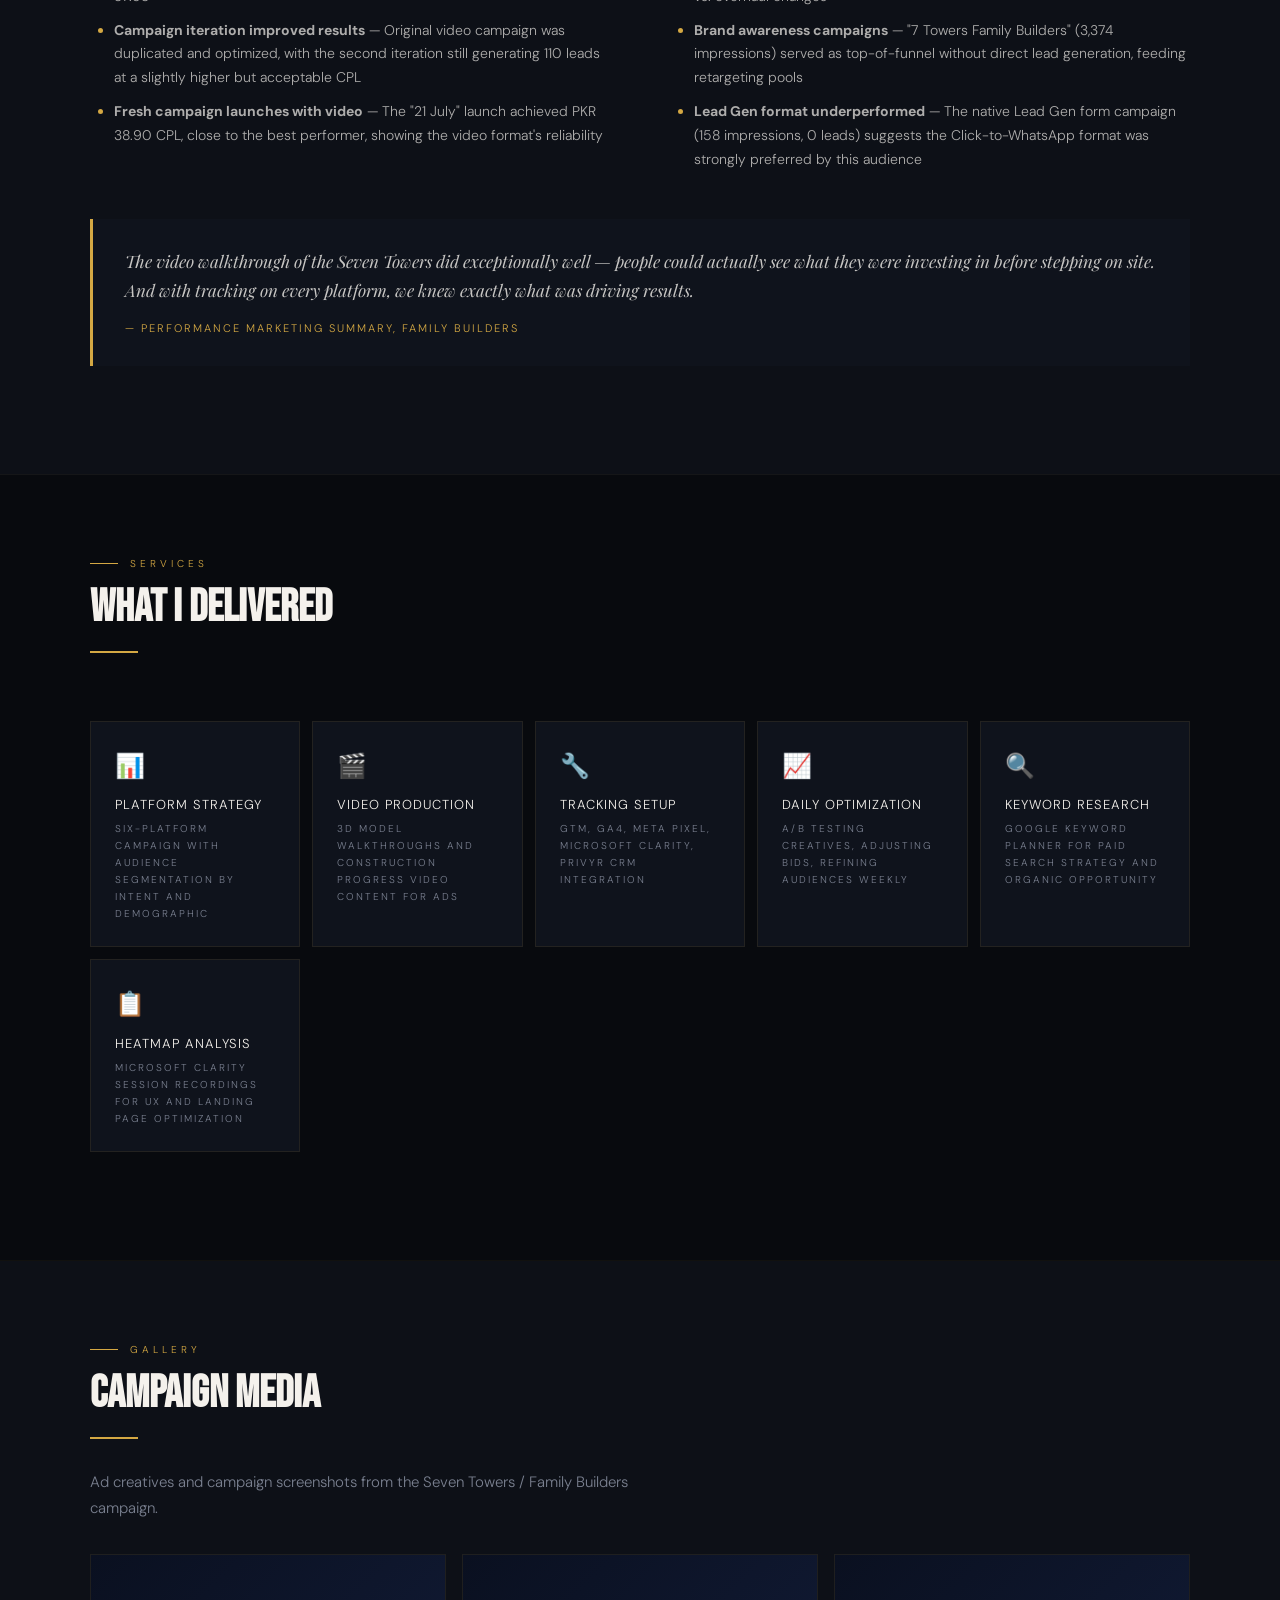
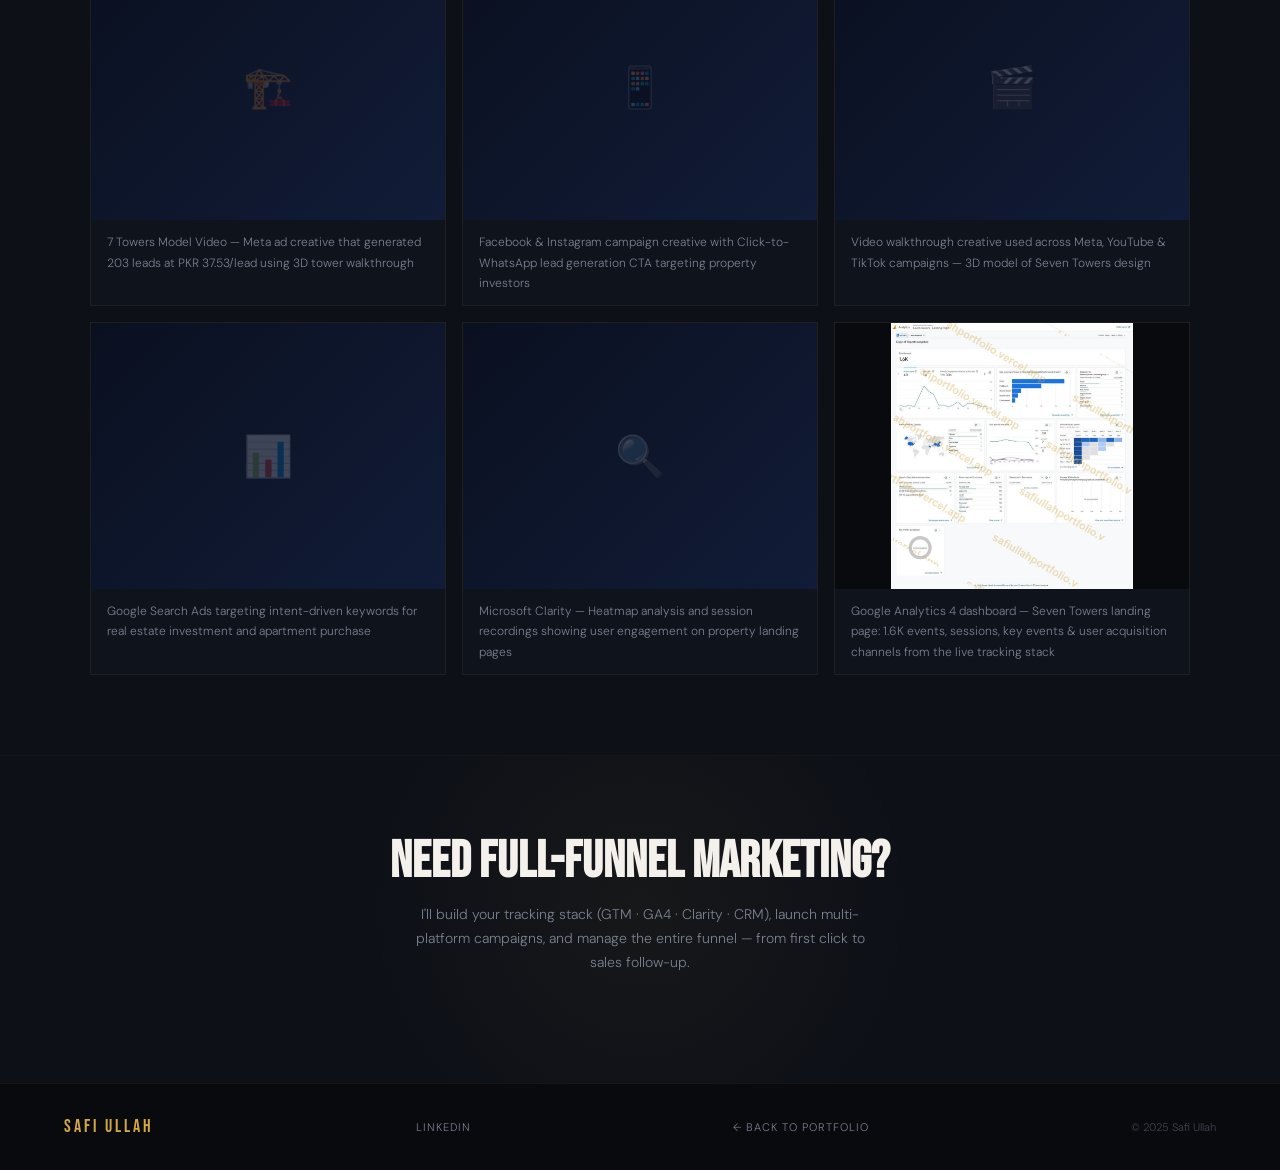
<file: case-studies/family-builders.html>
<!DOCTYPE html>
<html lang="en">
<head>
  <meta charset="UTF-8" />
  <meta name="viewport" content="width=device-width, initial-scale=1.0" />
  <title>Family Builders — Seven Towers | Case Study | Safi Ullah</title>
  <meta name="description" content="Case study: Multi-platform performance marketing for Family Builders' Seven Towers project — Meta, Google, YouTube, LinkedIn, TikTok & Snapchat Ads for real estate lead generation. Full GTM/GA4/Clarity tracking." />
  <link rel="preconnect" href="https://fonts.googleapis.com" />
  <link rel="preconnect" href="https://fonts.gstatic.com" crossorigin />
  <link href="https://fonts.googleapis.com/css2?family=Bebas+Neue&family=DM+Sans:wght@300;400;500;700&family=Playfair+Display:ital,wght@1,400;1,700&display=swap" rel="stylesheet" />
  <link rel="stylesheet" href="case-study.css" />
</head>
<body>

<nav class="cs-nav">
  <a class="back-link" href="../index.html">Back to Portfolio</a>
  <a href="../index.html#contact">Hire Me</a>
</nav>

<!-- HERO -->
<section class="cs-hero">
  <div class="cs-hero-glow"></div>
  <div class="cs-hero-grid"></div>
  <div class="cs-hero-content">
    <div class="cs-eyebrow"><span></span>Case Study</div>
    <h1 class="cs-title">FAMILY BUILDERS<br><span class="outline">× SEVEN TOWERS</span></h1>
    <p class="cs-subtitle">Multi-platform performance marketing campaign for Family Builders' flagship Seven Towers development — running Meta, Google, YouTube, LinkedIn, Snapchat, and TikTok Ads simultaneously with full conversion tracking stack and daily optimization.</p>
    <div class="cs-tags">
      <span class="cs-tag">Real Estate</span>
      <span class="cs-tag">Multi-Platform</span>
      <span class="cs-tag">Meta Ads</span>
      <span class="cs-tag">Google Ads</span>
      <span class="cs-tag">YouTube Ads</span>
      <span class="cs-tag">LinkedIn Ads</span>
    </div>
  </div>
</section>

<!-- QUICK METRICS -->
<section class="cs-section" style="padding-top:0;background:var(--dark)">
  <div class="cs-container">
    <div class="metrics-grid">
      <div class="metric-card">
        <div class="num">82K+</div>
        <div class="lbl">Impressions</div>
        <div class="sublbl">Meta alone</div>
      </div>
      <div class="metric-card">
        <div class="num green">372+</div>
        <div class="lbl">Leads Generated</div>
        <div class="sublbl">From Meta conversations</div>
      </div>
      <div class="metric-card">
        <div class="num">39K+</div>
        <div class="lbl">Reach</div>
        <div class="sublbl">Meta audience</div>
      </div>
      <div class="metric-card">
        <div class="num blue">6</div>
        <div class="lbl">Ad Platforms</div>
        <div class="sublbl">Simultaneously</div>
      </div>
      <div class="metric-card">
        <div class="num">PKR 37.53</div>
        <div class="lbl">Best Cost/Lead</div>
        <div class="sublbl">Video campaign</div>
      </div>
      <div class="metric-card">
        <div class="num">Full Stack</div>
        <div class="lbl">Tracking Setup</div>
        <div class="sublbl">GTM · GA4 · Clarity · Privyr</div>
      </div>
    </div>
  </div>
</section>

<!-- OVERVIEW -->
<section class="cs-section">
  <div class="cs-container">
    <p class="s-tag">Overview</p>
    <h2 class="s-title">CLIENT & CONTEXT</h2>
    <div class="gold-line"></div>
    <div class="cs-grid single">
      <div class="cs-text">
        <p><strong>Family Builders</strong> is a real estate development company based in Pakistan. Their flagship project — <strong>Seven Towers</strong> — is a premium residential development that needed sustained lead generation across multiple digital channels. As their in-house <strong>Performance Marketer</strong>, I owned the entire digital marketing engine end-to-end: tracking infrastructure, campaign strategy, creative production, daily optimization, analytics reporting, and CRM integration.</p>
        <p>The Seven Towers campaign ran across <strong>six platforms simultaneously</strong>: Google Search & Display Ads, Meta Ads (Facebook & Instagram), YouTube Ads, LinkedIn Ads, TikTok Ads, and Snapchat Ads. I spearheaded the full tracking stack — <strong>GTM</strong> (with advanced tags for every ad platform), <strong>GA4</strong> event-based analytics, <strong>Microsoft Clarity</strong> for heatmaps and UX optimization, and <strong>Privyr CRM</strong> integration — so every lead was captured automatically, attributed to its source with precision, and pushed in real time to the sales team.</p>
      </div>
    </div>
  </div>
</section>

<!-- STRATEGY -->
<section class="cs-section">
  <div class="cs-container">
    <p class="s-tag">Strategy</p>
    <h2 class="s-title">MULTI-PLATFORM APPROACH</h2>
    <div class="gold-line"></div>
    <div class="cs-grid">
      <div class="cs-text">
        <h3 style="font-family:'Bebas Neue',sans-serif;font-size:22px;letter-spacing:1px;margin-bottom:14px">PLATFORM ROLES</h3>
        <ul>
          <li><strong>Meta Ads (Facebook & Instagram)</strong> — Video-first campaigns showcasing the 3D tower model, construction progress, and location highlights. Click-to-WhatsApp and lead gen forms for direct inquiries</li>
          <li><strong>Google Search & Display Ads</strong> — Intent-driven keywords: "new apartments", "buy flat", "real estate investment" using Google Keyword Planner for competitive analysis, plus Display retargeting across the web</li>
          <li><strong>YouTube Ads</strong> — Extended video walkthroughs and project overview ads targeting property seekers</li>
          <li><strong>LinkedIn Ads</strong> — B2B targeting of real estate investors and high-net-worth professionals</li>
          <li><strong>TikTok & Snapchat Ads</strong> — Younger demographic with short-form video content for first-time buyers</li>
        </ul>
      </div>
      <div class="cs-text">
        <h3 style="font-family:'Bebas Neue',sans-serif;font-size:22px;letter-spacing:1px;margin-bottom:14px">TRACKING & ANALYTICS</h3>
        <ul>
          <li><strong>GTM (Google Tag Manager)</strong> — Full-scale website tracking integration; deployed and managed advanced tags for <strong>LinkedIn Ads, Google Ads (Search, Display & YouTube), and Meta Ads</strong> through a single container for efficient, event-level measurement</li>
          <li><strong>GA4 (Google Analytics 4)</strong> — Event-based analytics tracking user behavior, conversion paths, and performance metrics across the entire funnel</li>
          <li><strong>Microsoft Clarity</strong> — Heatmaps and session recordings for ongoing website performance testing and UX optimization, improving user journey and engagement</li>
          <li><strong>Privyr CRM</strong> — All marketing platforms integrated with the CRM for automated lead capture, accurate attribution, and real-time data flow from web forms and ad platforms straight to sales follow-up</li>
          <li><strong>Conversion Tracking</strong> — Event-based analytics, audience segmentation, and cross-platform attribution with no data black boxes</li>
        </ul>
      </div>
    </div>
    <div class="platform-chips" style="margin-top:24px">
      <span class="platform-chip meta">Meta Ads</span>
      <span class="platform-chip google">Google Search Ads</span>
      <span class="platform-chip youtube">YouTube Ads</span>
      <span class="platform-chip linkedin">LinkedIn Ads</span>
      <span class="platform-chip tiktok">TikTok Ads</span>
      <span class="platform-chip snapchat">Snapchat Ads</span>
      <span class="platform-chip">GTM</span>
      <span class="platform-chip">GA4</span>
      <span class="platform-chip">Microsoft Clarity</span>
      <span class="platform-chip">Privyr CRM</span>
    </div>
  </div>
</section>

<!-- FULL-FUNNEL SCOPE -->
<section class="cs-section" style="background:var(--dark2)">
  <div class="cs-container">
    <p class="s-tag">Scope of Work</p>
    <h2 class="s-title">END-TO-END FUNNEL OWNERSHIP</h2>
    <div class="gold-line"></div>
    <p class="s-sub">I managed the entire digital marketing funnel independently — from tracking infrastructure and campaign management to analytics reporting and CRM integration.</p>
    <div class="cs-grid" style="margin-top:40px">
      <div class="cs-text">
        <h3 style="font-family:'Bebas Neue',sans-serif;font-size:22px;letter-spacing:1px;margin-bottom:14px;color:var(--gold)">TRACKING & MEASUREMENT</h3>
        <ul>
          <li><strong>Full-scale tracking integration</strong> — Spearheaded website tracking using GTM, GA4, and Microsoft Clarity to monitor user behavior, conversion paths, and performance metrics</li>
          <li><strong>Advanced tag deployment</strong> — Managed conversion tags for LinkedIn Ads, Google Ads (Search, Display & YouTube), and Meta Ads (Facebook & Instagram) through GTM for efficient campaign tracking and event measurement</li>
          <li><strong>CRM integration</strong> — Connected all marketing platforms to Privyr for automated lead capture, accurate attribution, and real-time data flow from web forms and ad platforms to sales follow-up</li>
          <li><strong>Ongoing UX testing</strong> — Used Microsoft Clarity for continuous website performance testing, heatmap analysis, and user-journey optimization</li>
        </ul>
      </div>
      <div class="cs-text">
        <h3 style="font-family:'Bebas Neue',sans-serif;font-size:22px;letter-spacing:1px;margin-bottom:14px;color:var(--gold)">CAMPAIGN MANAGEMENT</h3>
        <ul>
          <li><strong>PPC execution</strong> — Launched and optimized paid campaigns across Google Search Ads, YouTube Ads, and Meta Ads focused on lead generation, CTR improvement, and return on ad spend (ROAS)</li>
          <li><strong>Six-platform orchestration</strong> — Coordinated Meta, Google, YouTube, LinkedIn, TikTok, and Snapchat under one strategy with audience segmentation by intent and demographic</li>
          <li><strong>Conversion-focused optimization</strong> — Iterated creatives, bids, and audiences based on event-level data rather than guesswork</li>
          <li><strong>Independent ownership</strong> — Ran the full stack solo: strategy, tracking setup, campaign management, analytics reporting, and CRM — no dependencies, no handoffs</li>
        </ul>
      </div>
    </div>
  </div>
</section>

<!-- EXECUTION -->
<section class="cs-section">
  <div class="cs-container">
    <p class="s-tag">Execution</p>
    <h2 class="s-title">META ADS PERFORMANCE</h2>
    <div class="gold-line"></div>
    <p class="s-sub">Campaign-level breakdown from the Seven Towers Meta Ads reporting period (Jun 2024 – Jul 2025).</p>

    <div class="cs-table-wrap" style="margin-top:32px">
      <table class="cs-table">
        <thead>
          <tr>
            <th>Campaign</th>
            <th>Impressions</th>
            <th>Reach</th>
            <th>Leads</th>
            <th>Cost/Lead</th>
          </tr>
        </thead>
        <tbody>
          <tr class="highlight">
            <td>7 Towers Model Video</td>
            <td>41,526</td>
            <td>24,791</td>
            <td>203</td>
            <td>PKR 37.53</td>
          </tr>
          <tr>
            <td>7 Towers Model Video - Copy</td>
            <td>20,621</td>
            <td>12,850</td>
            <td>110</td>
            <td>PKR 67.51</td>
          </tr>
          <tr>
            <td>7 Towers Model Video - Copy (2)</td>
            <td>12,587</td>
            <td>8,783</td>
            <td>40</td>
            <td>PKR 57.46</td>
          </tr>
          <tr>
            <td>7 Towers Model Video Campaign 21 July</td>
            <td>2,364</td>
            <td>1,961</td>
            <td>17</td>
            <td>PKR 38.90</td>
          </tr>
          <tr>
            <td>7 Towers Family Builders</td>
            <td>3,374</td>
            <td>2,606</td>
            <td>—</td>
            <td>—</td>
          </tr>
          <tr>
            <td>7 Towers Model Video with Changes</td>
            <td>1,600</td>
            <td>1,487</td>
            <td>2</td>
            <td>PKR 177.47</td>
          </tr>
          <tr>
            <td>7 Towers Model Video Lead Gen</td>
            <td>158</td>
            <td>148</td>
            <td>—</td>
            <td>—</td>
          </tr>
        </tbody>
      </table>
    </div>

    <div class="cs-grid" style="margin-top:40px">
      <div class="cs-text">
        <h3 style="font-family:'Bebas Neue',sans-serif;font-size:22px;letter-spacing:1px;margin-bottom:14px;color:var(--gold)">WINNING CREATIVE</h3>
        <p>The <strong>"7 Towers Model Video"</strong> campaign was the standout performer — generating <strong>203 leads at PKR 37.53/lead</strong> from 41,526 impressions. The creative featured a 3D model walkthrough of the tower, highlighting:</p>
        <ul>
          <li>Modern architecture and building design</li>
          <li>Location advantages and surrounding infrastructure</li>
          <li>Apartment layouts and amenities</li>
          <li>Construction progress and completion timeline</li>
        </ul>
        <p style="margin-top:14px">The video format consistently outperformed static image ads, driving <strong>4x more leads</strong> at a lower cost per lead. The same video creative was repurposed across YouTube and TikTok for extended reach.</p>
      </div>
      <div class="cs-text">
        <h3 style="font-family:'Bebas Neue',sans-serif;font-size:22px;letter-spacing:1px;margin-bottom:14px;color:var(--gold)">BEYOND META</h3>
        <p>The multi-platform approach expanded reach beyond what any single channel could deliver:</p>
        <ul>
          <li><strong>Google Search & Display Ads</strong> captured buyers actively searching for property with branded and non-branded keywords, plus display retargeting to warm the audience</li>
          <li><strong>YouTube Ads</strong> extended the video walkthrough content to property seekers on the world's largest video platform</li>
          <li><strong>LinkedIn Ads</strong> targeted real estate investors and high-net-worth professionals with a tailored message</li>
          <li><strong>TikTok & Snapchat</strong> built brand awareness among younger first-time buyers with short, engaging clips</li>
        </ul>
        <p style="margin-top:14px">All channels were unified under <strong>GTM tracking</strong> to attribute every lead accurately back to its source platform — no black boxes, full visibility into what was working.</p>
      </div>
    </div>
  </div>
</section>

<!-- KEY INSIGHTS -->
<section class="cs-section">
  <div class="cs-container">
    <p class="s-tag">Analysis</p>
    <h2 class="s-title">KEY INSIGHTS</h2>
    <div class="gold-line"></div>
    <div class="cs-grid">
      <div class="cs-text">
        <h3 style="font-family:'Bebas Neue',sans-serif;font-size:22px;letter-spacing:1px;margin-bottom:14px;color:var(--gold)">WHAT WORKED</h3>
        <ul>
          <li><strong>Video walkthroughs outperformed static images</strong> — The 3D model video creative generated 203 leads (54% of all leads) at the lowest CPL of PKR 37.53</li>
          <li><strong>Campaign iteration improved results</strong> — Original video campaign was duplicated and optimized, with the second iteration still generating 110 leads at a slightly higher but acceptable CPL</li>
          <li><strong>Fresh campaign launches with video</strong> — The "21 July" launch achieved PKR 38.90 CPL, close to the best performer, showing the video format's reliability</li>
        </ul>
      </div>
      <div class="cs-text">
        <h3 style="font-family:'Bebas Neue',sans-serif;font-size:22px;letter-spacing:1px;margin-bottom:14px;color:var(--gold)">OPTIMIZATION LEARNINGS</h3>
        <ul>
          <li><strong>Major changes hurt performance</strong> — The "with Changes" variant saw CPL spike to PKR 177.47 with only 2 leads, highlighting the importance of iterative vs. overhaul changes</li>
          <li><strong>Brand awareness campaigns</strong> — "7 Towers Family Builders" (3,374 impressions) served as top-of-funnel without direct lead generation, feeding retargeting pools</li>
          <li><strong>Lead Gen format underperformed</strong> — The native Lead Gen form campaign (158 impressions, 0 leads) suggests the Click-to-WhatsApp format was strongly preferred by this audience</li>
        </ul>
      </div>
    </div>

    <div class="quote-block" style="margin-top:32px">
      <p>The video walkthrough of the Seven Towers did exceptionally well — people could actually see what they were investing in before stepping on site. And with tracking on every platform, we knew exactly what was driving results.</p>
      <div class="attribution">— Performance Marketing Summary, Family Builders</div>
    </div>
  </div>
</section>

<!-- SERVICES -->
<section class="cs-section">
  <div class="cs-container">
    <p class="s-tag">Services</p>
    <h2 class="s-title">WHAT I DELIVERED</h2>
    <div class="gold-line"></div>
    <div class="cs-grid full-wide">
      <div class="metrics-grid" style="grid-template-columns:repeat(auto-fit,minmax(200px,1fr))">
        <div class="metric-card" style="text-align:left">
          <div style="font-size:24px;margin-bottom:8px">📊</div>
          <div class="lbl" style="text-align:left;color:var(--white);font-size:13px;letter-spacing:1px">Platform Strategy</div>
          <div class="lbl" style="text-align:left;margin-top:4px">Six-platform campaign with audience segmentation by intent and demographic</div>
        </div>
        <div class="metric-card" style="text-align:left">
          <div style="font-size:24px;margin-bottom:8px">🎬</div>
          <div class="lbl" style="text-align:left;color:var(--white);font-size:13px;letter-spacing:1px">Video Production</div>
          <div class="lbl" style="text-align:left;margin-top:4px">3D model walkthroughs and construction progress video content for ads</div>
        </div>
        <div class="metric-card" style="text-align:left">
          <div style="font-size:24px;margin-bottom:8px">🔧</div>
          <div class="lbl" style="text-align:left;color:var(--white);font-size:13px;letter-spacing:1px">Tracking Setup</div>
          <div class="lbl" style="text-align:left;margin-top:4px">GTM, GA4, Meta Pixel, Microsoft Clarity, Privyr CRM integration</div>
        </div>
        <div class="metric-card" style="text-align:left">
          <div style="font-size:24px;margin-bottom:8px">📈</div>
          <div class="lbl" style="text-align:left;color:var(--white);font-size:13px;letter-spacing:1px">Daily Optimization</div>
          <div class="lbl" style="text-align:left;margin-top:4px">A/B testing creatives, adjusting bids, refining audiences weekly</div>
        </div>
        <div class="metric-card" style="text-align:left">
          <div style="font-size:24px;margin-bottom:8px">🔍</div>
          <div class="lbl" style="text-align:left;color:var(--white);font-size:13px;letter-spacing:1px">Keyword Research</div>
          <div class="lbl" style="text-align:left;margin-top:4px">Google Keyword Planner for paid search strategy and organic opportunity</div>
        </div>
        <div class="metric-card" style="text-align:left">
          <div style="font-size:24px;margin-bottom:8px">📋</div>
          <div class="lbl" style="text-align:left;color:var(--white);font-size:13px;letter-spacing:1px">Heatmap Analysis</div>
          <div class="lbl" style="text-align:left;margin-top:4px">Microsoft Clarity session recordings for UX and landing page optimization</div>
        </div>
      </div>
    </div>
  </div>
</section>

<!-- GALLERY -->
<section class="cs-section">
  <div class="cs-container">
    <p class="s-tag">Gallery</p>
    <h2 class="s-title">CAMPAIGN MEDIA</h2>
    <div class="gold-line"></div>
    <p class="s-sub">Ad creatives and campaign screenshots from the Seven Towers / Family Builders campaign.</p>
    <div class="gallery-grid" style="margin-top:32px">
      <div class="gallery-item">
        <div class="placeholder-img">🏗️</div>
        <div class="caption">7 Towers Model Video — Meta ad creative that generated 203 leads at PKR 37.53/lead using 3D tower walkthrough</div>
      </div>
      <div class="gallery-item">
        <div class="placeholder-img">📱</div>
        <div class="caption">Facebook & Instagram campaign creative with Click-to-WhatsApp lead generation CTA targeting property investors</div>
      </div>
      <div class="gallery-item">
        <div class="placeholder-img">🎬</div>
        <div class="caption">Video walkthrough creative used across Meta, YouTube & TikTok campaigns — 3D model of Seven Towers design</div>
      </div>
      <div class="gallery-item">
        <div class="placeholder-img">📊</div>
        <div class="caption">Google Search Ads targeting intent-driven keywords for real estate investment and apartment purchase</div>
      </div>
      <div class="gallery-item">
        <div class="placeholder-img">🔍</div>
        <div class="caption">Microsoft Clarity — Heatmap analysis and session recordings showing user engagement on property landing pages</div>
      </div>
      <div class="gallery-item">
        <img src="[data-uri]" alt="GA4 dashboard — Seven Towers landing page analytics" style="width:100%;display:block;aspect-ratio:4/3;object-fit:contain;background:var(--dark)" loading="lazy">
        <div class="caption">Google Analytics 4 dashboard — Seven Towers landing page: 1.6K events, sessions, key events & user acquisition channels from the live tracking stack</div>
      </div>
    </div>
  </div>
</section>

<!-- CTA -->
<section class="cs-cta">
  <h2>NEED FULL-FUNNEL MARKETING?</h2>
  <p>I'll build your tracking stack (GTM · GA4 · Clarity · CRM), launch multi-platform campaigns, and manage the entire funnel — from first click to sales follow-up.</p>
</section>

<footer class="cs-footer">
  <div class="f-logo">SAFI ULLAH</div>
<a href="https://www.linkedin.com/in/safiullah97/" target="_blank" rel="noopener">LinkedIn</a>
  <a href="../index.html">← Back to Portfolio</a>
  <div class="f-copy">© 2025 Safi Ullah</div>
</footer>

<!-- Floating WhatsApp Button -->
<a class="whatsapp-float" href="https://wa.me/923353999842" target="_blank" rel="noopener" aria-label="Chat on WhatsApp">
  <svg width="18" height="18" viewBox="0 0 24 24" fill="currentColor"><path d="M17.472 14.382c-.297-.149-1.758-.867-2.03-.967-.273-.099-.471-.148-.67.15-.197.297-.767.966-.94 1.164-.173.199-.347.223-.644.075-.297-.15-1.255-.463-2.39-1.475-.883-.788-1.48-1.761-1.653-2.059-.173-.297-.018-.458.13-.606.134-.133.298-.347.446-.52.149-.174.198-.298.298-.497.099-.198.05-.371-.025-.52-.075-.149-.669-1.612-.916-2.207-.242-.579-.487-.5-.669-.51-.173-.008-.371-.01-.57-.01-.198 0-.52.074-.792.372-.272.297-1.04 1.016-1.04 2.479 0 1.462 1.065 2.875 1.213 3.074.149.198 2.096 3.2 5.077 4.487.709.306 1.262.489 1.694.625.712.227 1.36.195 1.871.118.571-.085 1.758-.719 2.006-1.413.248-.694.248-1.289.173-1.413-.074-.124-.272-.198-.57-.347m-5.421 7.403h-.004a9.87 9.87 0 01-5.031-1.378l-.361-.214-3.741.982.998-3.648-.235-.374a9.86 9.86 0 01-1.51-5.26c.001-5.45 4.436-9.884 9.888-9.884 2.64 0 5.122 1.03 6.988 2.898a9.825 9.825 0 012.893 6.994c-.003 5.45-4.437 9.884-9.885 9.884m8.413-18.297A11.815 11.815 0 0012.05 0C5.495 0 .16 5.335.157 11.892c0 2.096.547 4.142 1.588 5.945L.057 24l6.305-1.654a11.882 11.882 0 005.683 1.448h.005c6.554 0 11.89-5.335 11.893-11.893a11.821 11.821 0 00-3.48-8.413z"/></svg>
  <span class="wa-label">Chat on WhatsApp</span>
</a>

<script src="case-study.js" defer></script>
</body>
</html>
</file>
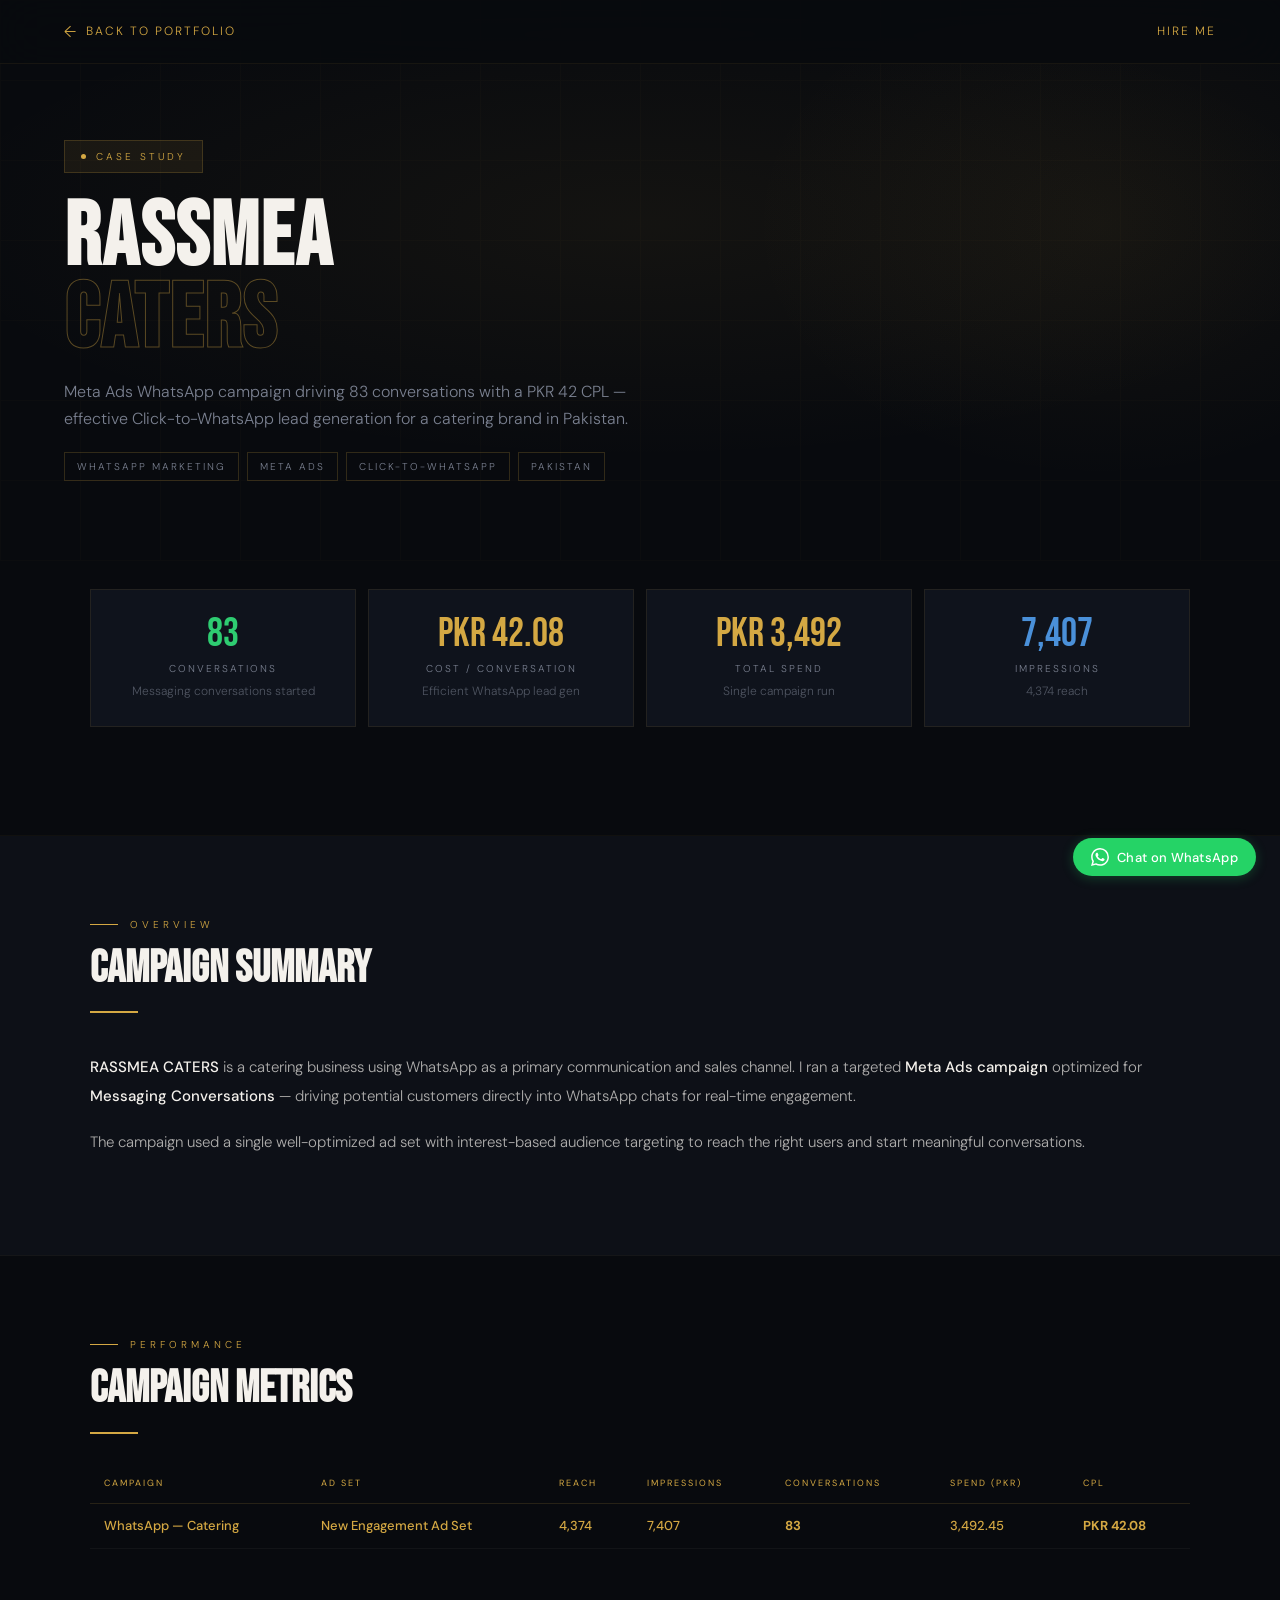
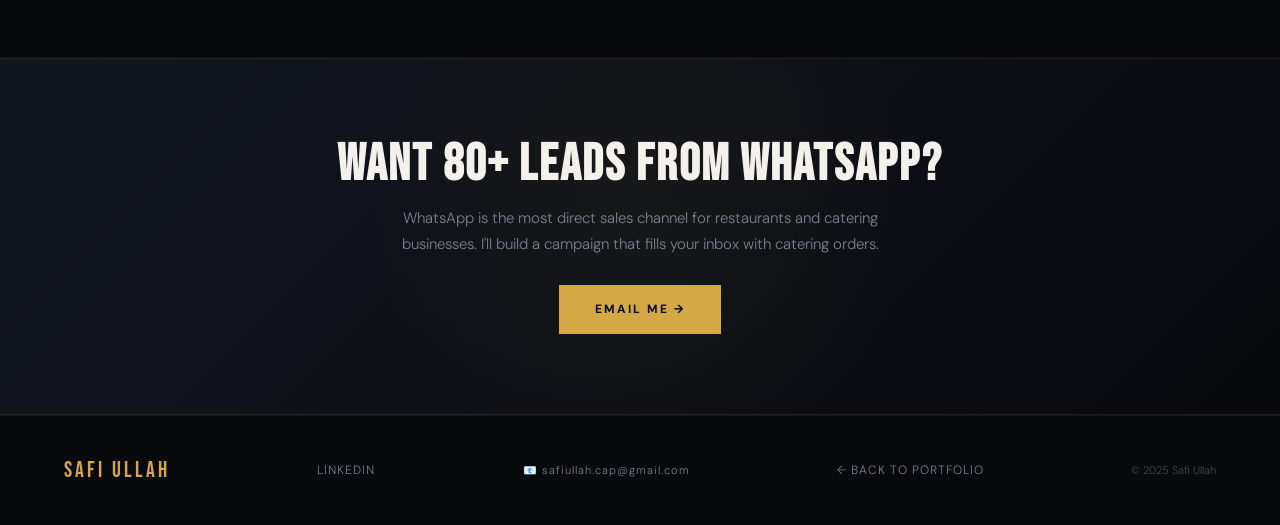
<file: case-studies/rassmea.html>
<!DOCTYPE html>
<html lang="en">
<head>
  <meta charset="UTF-8" />
  <meta name="viewport" content="width=device-width, initial-scale=1.0" />
  <title>RASSMEA — Case Study | Safi Ullah</title>
  <meta name="description" content="Case study: Meta Ads WhatsApp campaign for RASSMEA — 83 conversations from PKR 3,492 spend. Click-to-WhatsApp lead generation for a Pakistani brand." />
  <link rel="preconnect" href="https://fonts.googleapis.com" />
  <link rel="preconnect" href="https://fonts.gstatic.com" crossorigin />
  <link href="https://fonts.googleapis.com/css2?family=Bebas+Neue&family=DM+Sans:wght@300;400;500;700&family=Playfair+Display:ital,wght@1,400;1,700&display=swap" rel="stylesheet" />
  <link rel="stylesheet" href="case-study.css" />
  <style>
    .contact-bar { background: var(--panel); border: 1px solid rgba(212,168,67,0.15); padding: 24px 32px; margin-top: 32px; display: flex; flex-wrap: wrap; gap: 28px; align-items: center; justify-content: center; text-align: center; }
    .contact-bar .cb-item { display: flex; align-items: center; gap: 10px; font-size: 14px; color: var(--white); }
    .contact-bar .cb-item .cb-label { font-size: 10px; letter-spacing: 1px; text-transform: uppercase; color: var(--muted); }
    .contact-bar .cb-item a { color: var(--gold); text-decoration: none; font-weight: 500; }
    .contact-bar .cb-item a:hover { color: var(--gold-light); }
    .cs-cta { padding: 80px 64px; text-align: center; background: linear-gradient(135deg, var(--dark3), var(--dark)); border-top: 1px solid rgba(212,168,67,0.1); border-bottom: 1px solid rgba(212,168,67,0.1); }
    .cs-cta h2 { font-family: 'Bebas Neue', sans-serif; font-size: clamp(32px, 4vw, 52px); letter-spacing: 2px; margin-bottom: 16px; }
    .cs-cta p { font-size: 15px; color: var(--muted); max-width: 540px; margin: 0 auto 28px; line-height: 1.7; }
    .cs-cta .btn-gold { display: inline-block; padding: 14px 36px; background: var(--gold); color: var(--dark); font-weight: 700; font-size: 12px; letter-spacing: 2px; text-transform: uppercase; text-decoration: none; transition: all 0.3s; }
    .cs-cta .btn-gold:hover { background: var(--gold-light); transform: translateY(-2px); }
    .cs-footer { padding: 36px 64px; display: flex; justify-content: space-between; align-items: center; flex-wrap: wrap; gap: 20px; background: var(--dark); }
    .cs-footer .f-logo { font-family: 'Bebas Neue', sans-serif; font-size: 22px; letter-spacing: 3px; color: var(--gold); }
    .cs-footer a { color: var(--muted); text-decoration: none; font-size: 12px; letter-spacing: 1px; text-transform: uppercase; transition: color 0.3s; }
    .cs-footer a:hover { color: var(--gold); }
    .cs-footer .f-copy { font-size: 11px; color: rgba(122,128,144,0.5); }
    .cs-footer .f-contact { font-size: 11px; color: var(--muted); letter-spacing: 1px; }
    @media(max-width:768px) { .cs-cta { padding: 60px 28px; } .cs-footer { padding: 28px; flex-direction: column; align-items: flex-start; } }
  </style>
</head>
<body>

<nav class="cs-nav">
  <a class="back-link" href="../index.html">Back to Portfolio</a>
  <a href="../index.html#contact">Hire Me</a>
</nav>

<!-- HERO -->
<section class="cs-hero">
  <div class="cs-hero-glow"></div>
  <div class="cs-hero-grid"></div>
  <div class="cs-hero-content">
    <div class="cs-eyebrow"><span></span>Case Study</div>
    <h1 class="cs-title">RASSMEA<br><span class="outline">CATERS</span></h1>
    <p class="cs-subtitle">Meta Ads WhatsApp campaign driving 83 conversations with a PKR 42 CPL — effective Click-to-WhatsApp lead generation for a catering brand in Pakistan.</p>
    <div class="cs-tags">
      <span class="cs-tag">WhatsApp Marketing</span>
      <span class="cs-tag">Meta Ads</span>
      <span class="cs-tag">Click-to-WhatsApp</span>
      <span class="cs-tag">Pakistan</span>
    </div>
  </div>
</section>

<!-- QUICK METRICS -->
<section class="cs-section" style="padding-top:0;background:var(--dark)">
  <div class="cs-container">
    <div class="metrics-grid">
      <div class="metric-card">
        <div class="num green">83</div>
        <div class="lbl">Conversations</div>
        <div class="sublbl">Messaging conversations started</div>
      </div>
      <div class="metric-card">
        <div class="num">PKR 42.08</div>
        <div class="lbl">Cost / Conversation</div>
        <div class="sublbl">Efficient WhatsApp lead gen</div>
      </div>
      <div class="metric-card">
        <div class="num">PKR 3,492</div>
        <div class="lbl">Total Spend</div>
        <div class="sublbl">Single campaign run</div>
      </div>
      <div class="metric-card">
        <div class="num blue">7,407</div>
        <div class="lbl">Impressions</div>
        <div class="sublbl">4,374 reach</div>
      </div>
    </div>
  </div>
</section>

<!-- OVERVIEW -->
<section class="cs-section">
  <div class="cs-container">
    <p class="s-tag">Overview</p>
    <h2 class="s-title">CAMPAIGN SUMMARY</h2>
    <div class="gold-line"></div>
    <div class="cs-grid single">
      <div class="cs-text">
        <p><strong>RASSMEA CATERS</strong> is a catering business using WhatsApp as a primary communication and sales channel. I ran a targeted <strong>Meta Ads campaign</strong> optimized for <strong>Messaging Conversations</strong> — driving potential customers directly into WhatsApp chats for real-time engagement.</p>
        <p>The campaign used a single well-optimized ad set with interest-based audience targeting to reach the right users and start meaningful conversations.</p>
      </div>
    </div>

  </div>
</section>

<!-- CAMPAIGN DETAILS -->
<section class="cs-section">
  <div class="cs-container">
    <p class="s-tag">Performance</p>
    <h2 class="s-title">CAMPAIGN METRICS</h2>
    <div class="gold-line"></div>

    <div class="cs-table-wrap">
      <table class="cs-table">
        <thead>
          <tr>
            <th>Campaign</th>
            <th>Ad Set</th>
            <th>Reach</th>
            <th>Impressions</th>
            <th>Conversations</th>
            <th>Spend (PKR)</th>
            <th>CPL</th>
          </tr>
        </thead>
        <tbody>
          <tr class="highlight">
            <td>WhatsApp — Catering</td>
            <td>New Engagement Ad Set</td>
            <td>4,374</td>
            <td>7,407</td>
            <td><strong>83</strong></td>
            <td>3,492.45</td>
            <td><strong>PKR 42.08</strong></td>
          </tr>
        </tbody>
      </table>
    </div>
  </div>
</section>

<!-- CTA -->
<section class="cs-cta">
  <h2>WANT 80+ LEADS FROM WHATSAPP?</h2>
  <p>WhatsApp is the most direct sales channel for restaurants and catering businesses. I'll build a campaign that fills your inbox with catering orders.</p>
  <a class="btn-gold" href="mailto:safiullah.cap@gmail.com">Email Me →</a>
</section>

<footer class="cs-footer">
  <div class="f-logo">SAFI ULLAH</div>
<a href="https://www.linkedin.com/in/safiullah97/" target="_blank" rel="noopener">LinkedIn</a>
  <div class="f-contact">📧 safiullah.cap@gmail.com</div>
  <a href="../index.html">← Back to Portfolio</a>
  <div class="f-copy">© 2025 Safi Ullah</div>
</footer>

<!-- Floating WhatsApp Button -->
<a class="whatsapp-float" href="https://wa.me/923353999842" target="_blank" rel="noopener" aria-label="Chat on WhatsApp">
  <svg width="18" height="18" viewBox="0 0 24 24" fill="currentColor"><path d="M17.472 14.382c-.297-.149-1.758-.867-2.03-.967-.273-.099-.471-.148-.67.15-.197.297-.767.966-.94 1.164-.173.199-.347.223-.644.075-.297-.15-1.255-.463-2.39-1.475-.883-.788-1.48-1.761-1.653-2.059-.173-.297-.018-.458.13-.606.134-.133.298-.347.446-.52.149-.174.198-.298.298-.497.099-.198.05-.371-.025-.52-.075-.149-.669-1.612-.916-2.207-.242-.579-.487-.5-.669-.51-.173-.008-.371-.01-.57-.01-.198 0-.52.074-.792.372-.272.297-1.04 1.016-1.04 2.479 0 1.462 1.065 2.875 1.213 3.074.149.198 2.096 3.2 5.077 4.487.709.306 1.262.489 1.694.625.712.227 1.36.195 1.871.118.571-.085 1.758-.719 2.006-1.413.248-.694.248-1.289.173-1.413-.074-.124-.272-.198-.57-.347m-5.421 7.403h-.004a9.87 9.87 0 01-5.031-1.378l-.361-.214-3.741.982.998-3.648-.235-.374a9.86 9.86 0 01-1.51-5.26c.001-5.45 4.436-9.884 9.888-9.884 2.64 0 5.122 1.03 6.988 2.898a9.825 9.825 0 012.893 6.994c-.003 5.45-4.437 9.884-9.885 9.884m8.413-18.297A11.815 11.815 0 0012.05 0C5.495 0 .16 5.335.157 11.892c0 2.096.547 4.142 1.588 5.945L.057 24l6.305-1.654a11.882 11.882 0 005.683 1.448h.005c6.554 0 11.89-5.335 11.893-11.893a11.821 11.821 0 00-3.48-8.413z"/></svg>
  <span class="wa-label">Chat on WhatsApp</span>
</a>

<script src="case-study.js" defer></script>
</body>
</html>
</file>
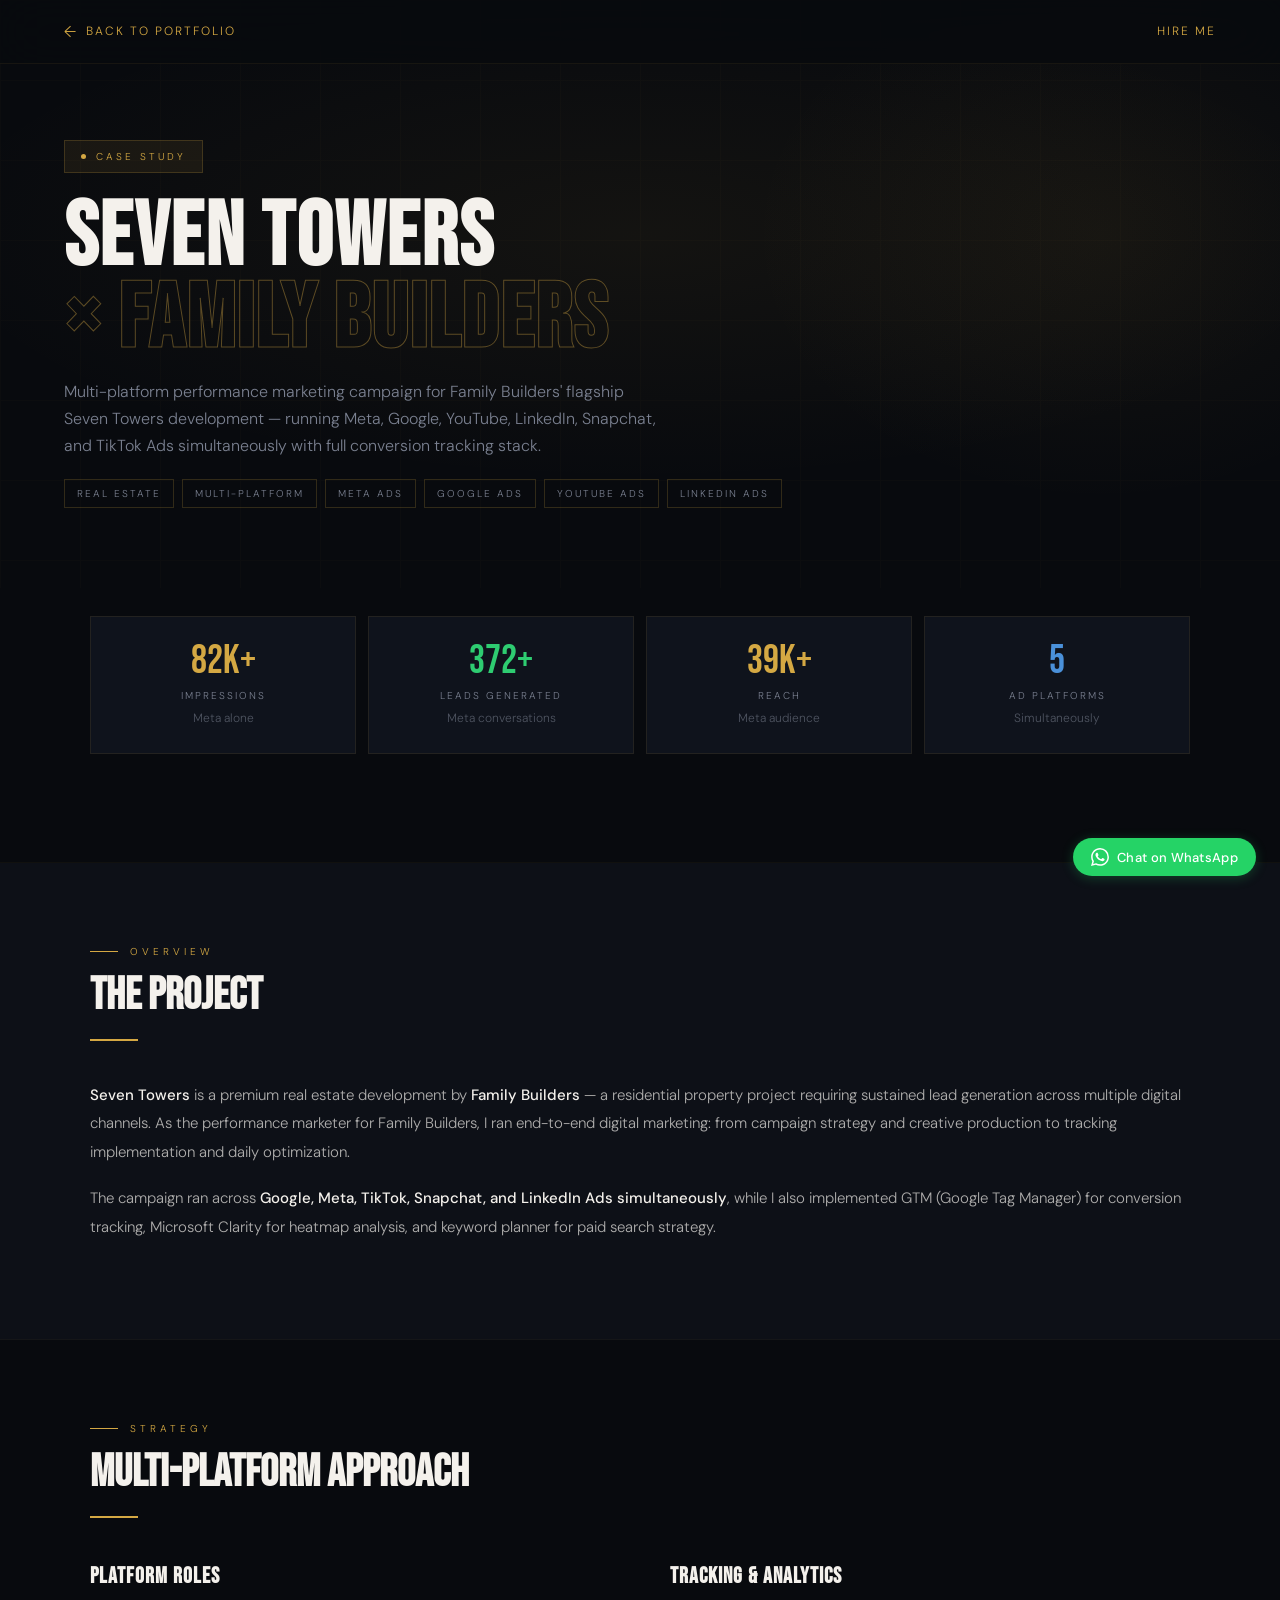
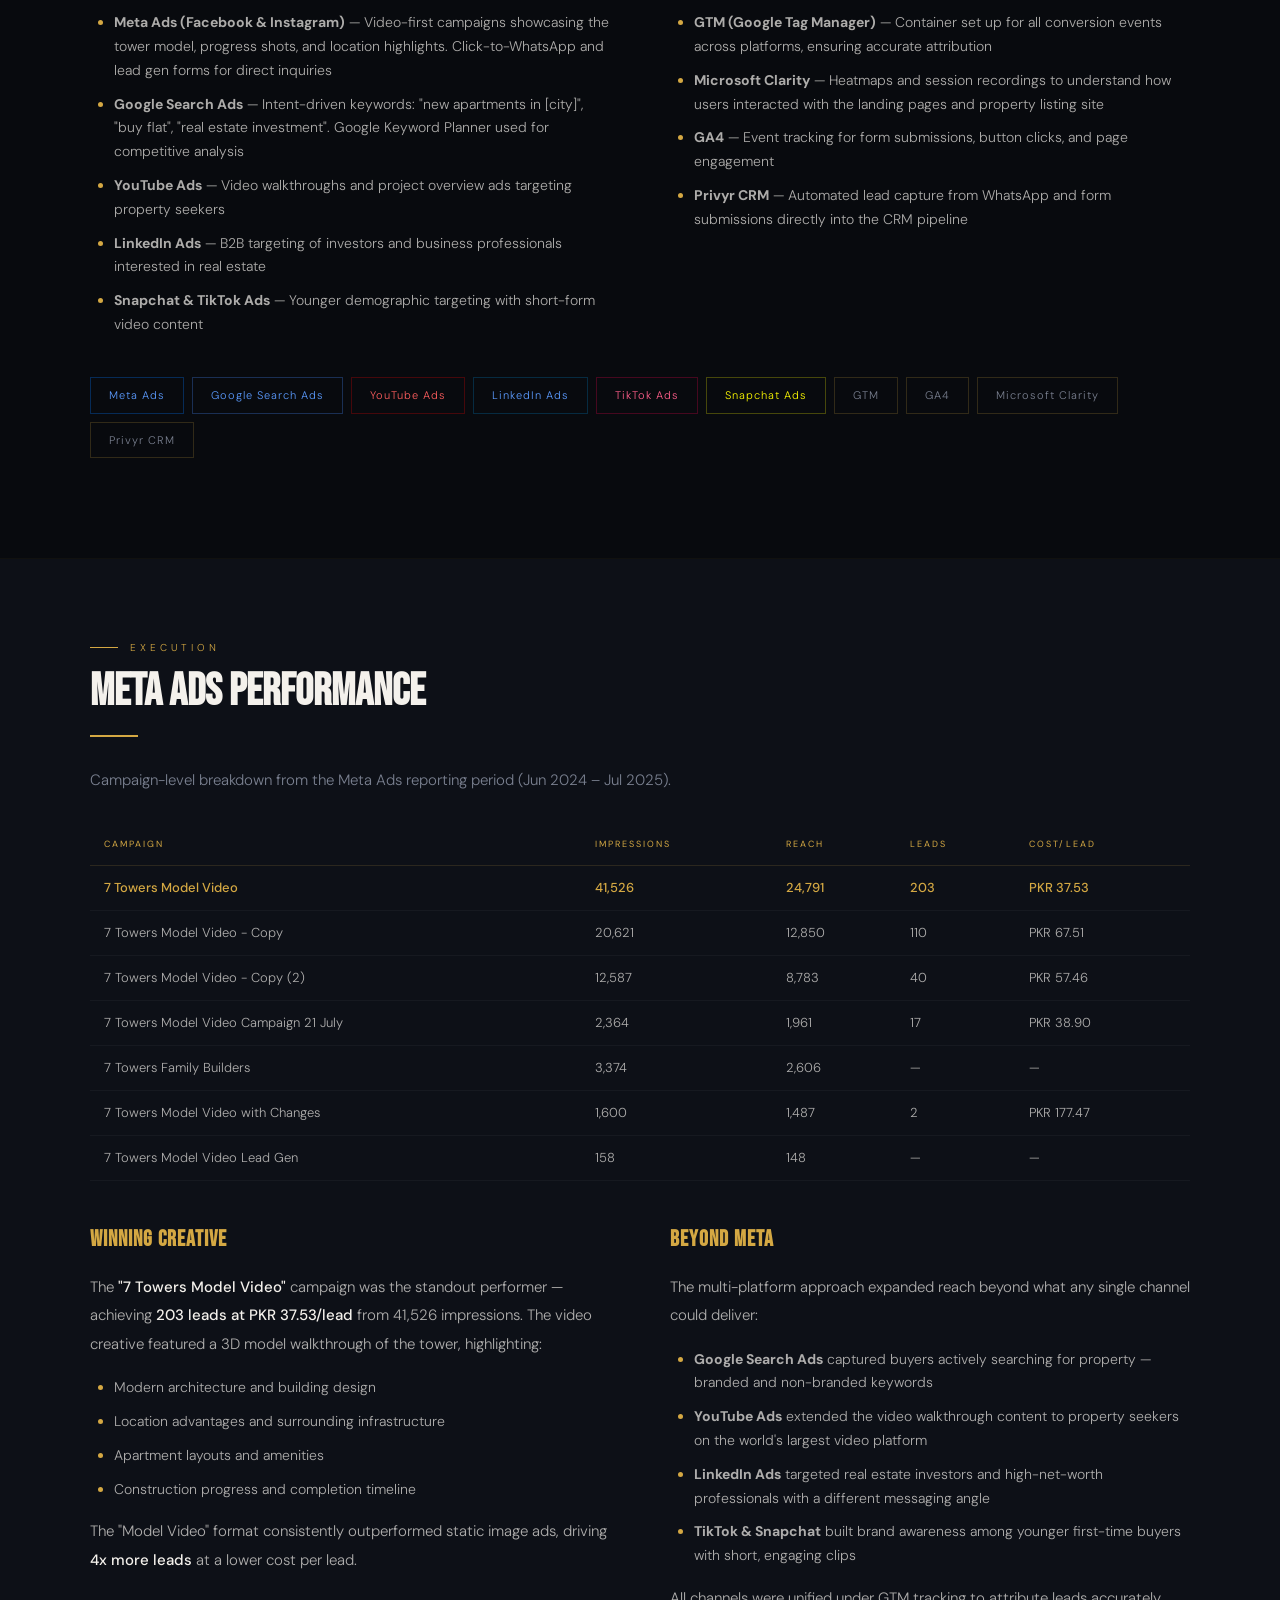
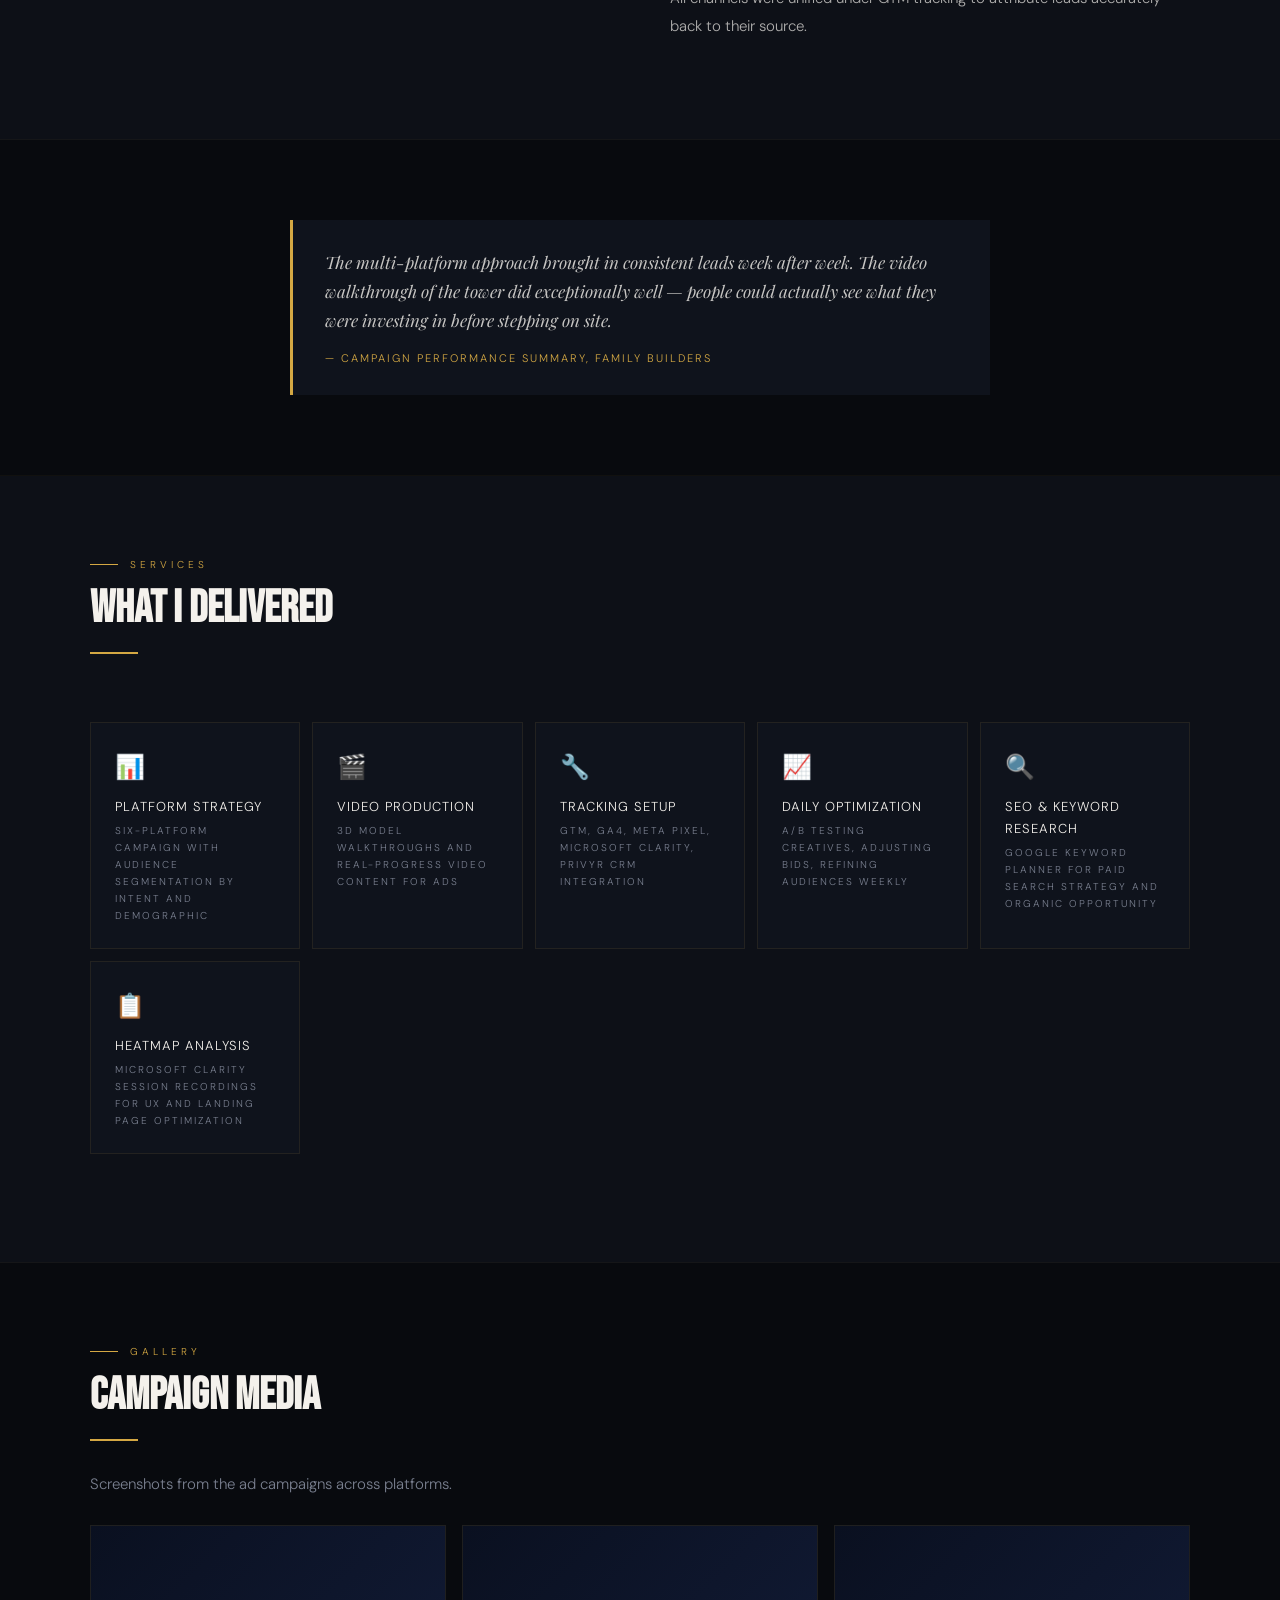
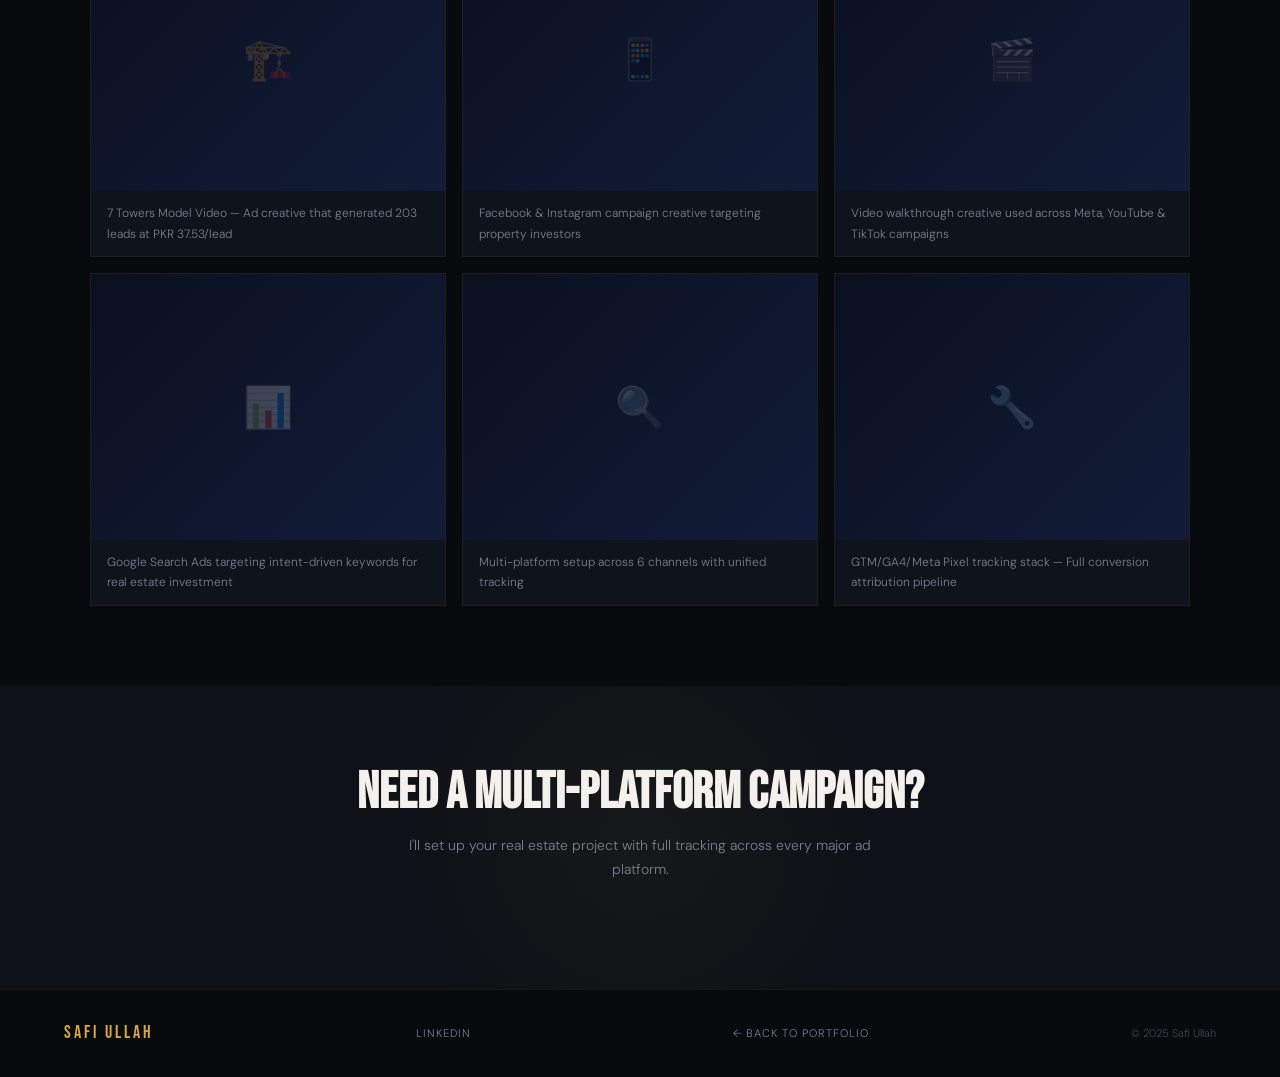
<file: case-studies/seven-towers.html>
<!DOCTYPE html>
<html lang="en">
<head>
  <meta charset="UTF-8" />
  <meta name="viewport" content="width=device-width, initial-scale=1.0" />
  <title>Seven Towers — Case Study | Safi Ullah</title>
  <meta name="description" content="Case study: Multi-platform campaign for Seven Towers by Family Builders — Meta, Google, YouTube, LinkedIn, and Snapchat Ads for real estate lead generation." />
  <link rel="preconnect" href="https://fonts.googleapis.com" />
  <link rel="preconnect" href="https://fonts.gstatic.com" crossorigin />
  <link href="https://fonts.googleapis.com/css2?family=Bebas+Neue&family=DM+Sans:wght@300;400;500;700&family=Playfair+Display:ital,wght@1,400;1,700&display=swap" rel="stylesheet" />
  <link rel="stylesheet" href="case-study.css" />
</head>
<body>

<nav class="cs-nav">
  <a class="back-link" href="../index.html">Back to Portfolio</a>
  <a href="../index.html#contact">Hire Me</a>
</nav>

<!-- HERO -->
<section class="cs-hero">
  <div class="cs-hero-glow"></div>
  <div class="cs-hero-grid"></div>
  <div class="cs-hero-content">
    <div class="cs-eyebrow"><span></span>Case Study</div>
    <h1 class="cs-title">SEVEN TOWERS<br><span class="outline">× FAMILY BUILDERS</span></h1>
    <p class="cs-subtitle">Multi-platform performance marketing campaign for Family Builders' flagship Seven Towers development — running Meta, Google, YouTube, LinkedIn, Snapchat, and TikTok Ads simultaneously with full conversion tracking stack.</p>
    <div class="cs-tags">
      <span class="cs-tag">Real Estate</span>
      <span class="cs-tag">Multi-Platform</span>
      <span class="cs-tag">Meta Ads</span>
      <span class="cs-tag">Google Ads</span>
      <span class="cs-tag">YouTube Ads</span>
      <span class="cs-tag">LinkedIn Ads</span>
    </div>
  </div>
</section>

<!-- QUICK METRICS -->
<section class="cs-section" style="padding-top:0;background:var(--dark)">
  <div class="cs-container">
    <div class="metrics-grid">
      <div class="metric-card">
        <div class="num">82K+</div>
        <div class="lbl">Impressions</div>
        <div class="sublbl">Meta alone</div>
      </div>
      <div class="metric-card">
        <div class="num green">372+</div>
        <div class="lbl">Leads Generated</div>
        <div class="sublbl">Meta conversations</div>
      </div>
      <div class="metric-card">
        <div class="num">39K+</div>
        <div class="lbl">Reach</div>
        <div class="sublbl">Meta audience</div>
      </div>
      <div class="metric-card">
        <div class="num blue">5</div>
        <div class="lbl">Ad Platforms</div>
        <div class="sublbl">Simultaneously</div>
      </div>
    </div>
  </div>
</section>

<!-- OVERVIEW -->
<section class="cs-section">
  <div class="cs-container">
    <p class="s-tag">Overview</p>
    <h2 class="s-title">THE PROJECT</h2>
    <div class="gold-line"></div>
    <div class="cs-grid single">
      <div class="cs-text">
        <p><strong>Seven Towers</strong> is a premium real estate development by <strong>Family Builders</strong> — a residential property project requiring sustained lead generation across multiple digital channels. As the performance marketer for Family Builders, I ran end-to-end digital marketing: from campaign strategy and creative production to tracking implementation and daily optimization.</p>
        <p>The campaign ran across <strong>Google, Meta, TikTok, Snapchat, and LinkedIn Ads simultaneously</strong>, while I also implemented GTM (Google Tag Manager) for conversion tracking, Microsoft Clarity for heatmap analysis, and keyword planner for paid search strategy.</p>
      </div>
    </div>
  </div>
</section>

<!-- STRATEGY -->
<section class="cs-section">
  <div class="cs-container">
    <p class="s-tag">Strategy</p>
    <h2 class="s-title">MULTI-PLATFORM APPROACH</h2>
    <div class="gold-line"></div>
    <div class="cs-grid">
      <div class="cs-text">
        <h3 style="font-family:'Bebas Neue',sans-serif;font-size:22px;letter-spacing:1px;margin-bottom:14px">PLATFORM ROLES</h3>
        <ul>
          <li><strong>Meta Ads (Facebook & Instagram)</strong> — Video-first campaigns showcasing the tower model, progress shots, and location highlights. Click-to-WhatsApp and lead gen forms for direct inquiries</li>
          <li><strong>Google Search Ads</strong> — Intent-driven keywords: "new apartments in [city]", "buy flat", "real estate investment". Google Keyword Planner used for competitive analysis</li>
          <li><strong>YouTube Ads</strong> — Video walkthroughs and project overview ads targeting property seekers</li>
          <li><strong>LinkedIn Ads</strong> — B2B targeting of investors and business professionals interested in real estate</li>
          <li><strong>Snapchat & TikTok Ads</strong> — Younger demographic targeting with short-form video content</li>
        </ul>
      </div>
      <div class="cs-text">
        <h3 style="font-family:'Bebas Neue',sans-serif;font-size:22px;letter-spacing:1px;margin-bottom:14px">TRACKING & ANALYTICS</h3>
        <ul>
          <li><strong>GTM (Google Tag Manager)</strong> — Container set up for all conversion events across platforms, ensuring accurate attribution</li>
          <li><strong>Microsoft Clarity</strong> — Heatmaps and session recordings to understand how users interacted with the landing pages and property listing site</li>
          <li><strong>GA4</strong> — Event tracking for form submissions, button clicks, and page engagement</li>
          <li><strong>Privyr CRM</strong> — Automated lead capture from WhatsApp and form submissions directly into the CRM pipeline</li>
        </ul>
      </div>
    </div>
    <div class="platform-chips" style="margin-top:24px">
      <span class="platform-chip meta">Meta Ads</span>
      <span class="platform-chip google">Google Search Ads</span>
      <span class="platform-chip youtube">YouTube Ads</span>
      <span class="platform-chip linkedin">LinkedIn Ads</span>
      <span class="platform-chip tiktok">TikTok Ads</span>
      <span class="platform-chip snapchat">Snapchat Ads</span>
      <span class="platform-chip">GTM</span>
      <span class="platform-chip">GA4</span>
      <span class="platform-chip">Microsoft Clarity</span>
      <span class="platform-chip">Privyr CRM</span>
    </div>
  </div>
</section>

<!-- EXECUTION -->
<section class="cs-section">
  <div class="cs-container">
    <p class="s-tag">Execution</p>
    <h2 class="s-title">META ADS PERFORMANCE</h2>
    <div class="gold-line"></div>
    <p class="s-sub">Campaign-level breakdown from the Meta Ads reporting period (Jun 2024 – Jul 2025).</p>

    <div class="cs-table-wrap" style="margin-top:32px">
      <table class="cs-table">
        <thead>
          <tr>
            <th>Campaign</th>
            <th>Impressions</th>
            <th>Reach</th>
            <th>Leads</th>
            <th>Cost/Lead</th>
          </tr>
        </thead>
        <tbody>
          <tr class="highlight">
            <td>7 Towers Model Video</td>
            <td>41,526</td>
            <td>24,791</td>
            <td>203</td>
            <td>PKR 37.53</td>
          </tr>
          <tr>
            <td>7 Towers Model Video - Copy</td>
            <td>20,621</td>
            <td>12,850</td>
            <td>110</td>
            <td>PKR 67.51</td>
          </tr>
          <tr>
            <td>7 Towers Model Video - Copy (2)</td>
            <td>12,587</td>
            <td>8,783</td>
            <td>40</td>
            <td>PKR 57.46</td>
          </tr>
          <tr>
            <td>7 Towers Model Video Campaign 21 July</td>
            <td>2,364</td>
            <td>1,961</td>
            <td>17</td>
            <td>PKR 38.90</td>
          </tr>
          <tr>
            <td>7 Towers Family Builders</td>
            <td>3,374</td>
            <td>2,606</td>
            <td>—</td>
            <td>—</td>
          </tr>
          <tr>
            <td>7 Towers Model Video with Changes</td>
            <td>1,600</td>
            <td>1,487</td>
            <td>2</td>
            <td>PKR 177.47</td>
          </tr>
          <tr>
            <td>7 Towers Model Video Lead Gen</td>
            <td>158</td>
            <td>148</td>
            <td>—</td>
            <td>—</td>
          </tr>
        </tbody>
      </table>
    </div>

    <div class="cs-grid" style="margin-top:40px">
      <div class="cs-text">
        <h3 style="font-family:'Bebas Neue',sans-serif;font-size:22px;letter-spacing:1px;margin-bottom:14px;color:var(--gold)">WINNING CREATIVE</h3>
        <p>The <strong>"7 Towers Model Video"</strong> campaign was the standout performer — achieving <strong>203 leads at PKR 37.53/lead</strong> from 41,526 impressions. The video creative featured a 3D model walkthrough of the tower, highlighting:</p>
        <ul>
          <li>Modern architecture and building design</li>
          <li>Location advantages and surrounding infrastructure</li>
          <li>Apartment layouts and amenities</li>
          <li>Construction progress and completion timeline</li>
        </ul>
        <p style="margin-top:14px">The "Model Video" format consistently outperformed static image ads, driving <strong>4x more leads</strong> at a lower cost per lead.</p>
      </div>
      <div class="cs-text">
        <h3 style="font-family:'Bebas Neue',sans-serif;font-size:22px;letter-spacing:1px;margin-bottom:14px;color:var(--gold)">BEYOND META</h3>
        <p>The multi-platform approach expanded reach beyond what any single channel could deliver:</p>
        <ul>
          <li><strong>Google Search Ads</strong> captured buyers actively searching for property — branded and non-branded keywords</li>
          <li><strong>YouTube Ads</strong> extended the video walkthrough content to property seekers on the world's largest video platform</li>
          <li><strong>LinkedIn Ads</strong> targeted real estate investors and high-net-worth professionals with a different messaging angle</li>
          <li><strong>TikTok & Snapchat</strong> built brand awareness among younger first-time buyers with short, engaging clips</li>
        </ul>
        <p style="margin-top:14px">All channels were unified under GTM tracking to attribute leads accurately back to their source.</p>
      </div>
    </div>
  </div>
</section>

<!-- TESTIMONIAL -->
<section class="cs-section" style="background:var(--dark)">
  <div class="cs-container">
    <div class="quote-block" style="max-width:700px;margin:0 auto">
      <p>The multi-platform approach brought in consistent leads week after week. The video walkthrough of the tower did exceptionally well — people could actually see what they were investing in before stepping on site.</p>
      <div class="attribution">— Campaign Performance Summary, Family Builders</div>
    </div>
  </div>
</section>

<!-- SERVICES -->
<section class="cs-section">
  <div class="cs-container">
    <p class="s-tag">Services</p>
    <h2 class="s-title">WHAT I DELIVERED</h2>
    <div class="gold-line"></div>
    <div class="cs-grid full-wide">
      <div class="metrics-grid" style="grid-template-columns:repeat(auto-fit,minmax(200px,1fr))">
        <div class="metric-card" style="text-align:left">
          <div style="font-size:24px;margin-bottom:8px">📊</div>
          <div class="lbl" style="text-align:left;color:var(--white);font-size:13px;letter-spacing:1px">Platform Strategy</div>
          <div class="lbl" style="text-align:left;margin-top:4px">Six-platform campaign with audience segmentation by intent and demographic</div>
        </div>
        <div class="metric-card" style="text-align:left">
          <div style="font-size:24px;margin-bottom:8px">🎬</div>
          <div class="lbl" style="text-align:left;color:var(--white);font-size:13px;letter-spacing:1px">Video Production</div>
          <div class="lbl" style="text-align:left;margin-top:4px">3D model walkthroughs and real-progress video content for ads</div>
        </div>
        <div class="metric-card" style="text-align:left">
          <div style="font-size:24px;margin-bottom:8px">🔧</div>
          <div class="lbl" style="text-align:left;color:var(--white);font-size:13px;letter-spacing:1px">Tracking Setup</div>
          <div class="lbl" style="text-align:left;margin-top:4px">GTM, GA4, Meta Pixel, Microsoft Clarity, Privyr CRM integration</div>
        </div>
        <div class="metric-card" style="text-align:left">
          <div style="font-size:24px;margin-bottom:8px">📈</div>
          <div class="lbl" style="text-align:left;color:var(--white);font-size:13px;letter-spacing:1px">Daily Optimization</div>
          <div class="lbl" style="text-align:left;margin-top:4px">A/B testing creatives, adjusting bids, refining audiences weekly</div>
        </div>
        <div class="metric-card" style="text-align:left">
          <div style="font-size:24px;margin-bottom:8px">🔍</div>
          <div class="lbl" style="text-align:left;color:var(--white);font-size:13px;letter-spacing:1px">SEO & Keyword Research</div>
          <div class="lbl" style="text-align:left;margin-top:4px">Google Keyword Planner for paid search strategy and organic opportunity</div>
        </div>
        <div class="metric-card" style="text-align:left">
          <div style="font-size:24px;margin-bottom:8px">📋</div>
          <div class="lbl" style="text-align:left;color:var(--white);font-size:13px;letter-spacing:1px">Heatmap Analysis</div>
          <div class="lbl" style="text-align:left;margin-top:4px">Microsoft Clarity session recordings for UX and landing page optimization</div>
        </div>
      </div>
    </div>
  </div>
</section>

<!-- GALLERY -->
<section class="cs-section">
  <div class="cs-container">
    <p class="s-tag">Gallery</p>
    <h2 class="s-title">CAMPAIGN MEDIA</h2>
    <div class="gold-line"></div>
    <p class="s-sub">Screenshots from the ad campaigns across platforms.</p>
    <div class="gallery-grid">
      <div class="gallery-item">
        <div class="placeholder-img">🏗️</div>
        <div class="caption">7 Towers Model Video — Ad creative that generated 203 leads at PKR 37.53/lead</div>
      </div>
      <div class="gallery-item">
        <div class="placeholder-img">📱</div>
        <div class="caption">Facebook & Instagram campaign creative targeting property investors</div>
      </div>
      <div class="gallery-item">
        <div class="placeholder-img">🎬</div>
        <div class="caption">Video walkthrough creative used across Meta, YouTube & TikTok campaigns</div>
      </div>
      <div class="gallery-item">
        <div class="placeholder-img">📊</div>
        <div class="caption">Google Search Ads targeting intent-driven keywords for real estate investment</div>
      </div>
      <div class="gallery-item">
        <div class="placeholder-img">🔍</div>
        <div class="caption">Multi-platform setup across 6 channels with unified tracking</div>
      </div>
      <div class="gallery-item">
        <div class="placeholder-img">🔧</div>
        <div class="caption">GTM/GA4/Meta Pixel tracking stack — Full conversion attribution pipeline</div>
      </div>
    </div>
  </div>
</section>

<!-- CTA -->
<section class="cs-cta">
  <h2>NEED A MULTI-PLATFORM CAMPAIGN?</h2>
  <p>I'll set up your real estate project with full tracking across every major ad platform.</p>
</section>

<footer class="cs-footer">
  <div class="f-logo">SAFI ULLAH</div>
<a href="https://www.linkedin.com/in/safiullah97/" target="_blank" rel="noopener">LinkedIn</a>
  <a href="../index.html">← Back to Portfolio</a>
  <div class="f-copy">© 2025 Safi Ullah</div>
</footer>

<!-- Floating WhatsApp Button -->
<a class="whatsapp-float" href="https://wa.me/923353999842" target="_blank" rel="noopener" aria-label="Chat on WhatsApp">
  <svg width="18" height="18" viewBox="0 0 24 24" fill="currentColor"><path d="M17.472 14.382c-.297-.149-1.758-.867-2.03-.967-.273-.099-.471-.148-.67.15-.197.297-.767.966-.94 1.164-.173.199-.347.223-.644.075-.297-.15-1.255-.463-2.39-1.475-.883-.788-1.48-1.761-1.653-2.059-.173-.297-.018-.458.13-.606.134-.133.298-.347.446-.52.149-.174.198-.298.298-.497.099-.198.05-.371-.025-.52-.075-.149-.669-1.612-.916-2.207-.242-.579-.487-.5-.669-.51-.173-.008-.371-.01-.57-.01-.198 0-.52.074-.792.372-.272.297-1.04 1.016-1.04 2.479 0 1.462 1.065 2.875 1.213 3.074.149.198 2.096 3.2 5.077 4.487.709.306 1.262.489 1.694.625.712.227 1.36.195 1.871.118.571-.085 1.758-.719 2.006-1.413.248-.694.248-1.289.173-1.413-.074-.124-.272-.198-.57-.347m-5.421 7.403h-.004a9.87 9.87 0 01-5.031-1.378l-.361-.214-3.741.982.998-3.648-.235-.374a9.86 9.86 0 01-1.51-5.26c.001-5.45 4.436-9.884 9.888-9.884 2.64 0 5.122 1.03 6.988 2.898a9.825 9.825 0 012.893 6.994c-.003 5.45-4.437 9.884-9.885 9.884m8.413-18.297A11.815 11.815 0 0012.05 0C5.495 0 .16 5.335.157 11.892c0 2.096.547 4.142 1.588 5.945L.057 24l6.305-1.654a11.882 11.882 0 005.683 1.448h.005c6.554 0 11.89-5.335 11.893-11.893a11.821 11.821 0 00-3.48-8.413z"/></svg>
  <span class="wa-label">Chat on WhatsApp</span>
</a>

<script src="case-study.js" defer></script>
</body>
</html>
</file>
<file: case-studies/case-study.css>
/* ════════════════════════════════════════
   CASE STUDY PAGES — Shared Styles
   Dark luxury theme matching main portfolio
   ════════════════════════════════════════ */

:root {
  --gold: #D4A843;
  --gold-light: #F0C060;
  --dark: #080A0E;
  --dark2: #0D1017;
  --dark3: #12161F;
  --panel: #0F131C;
  --panel2: #141820;
  --white: #F4F1EC;
  --muted: #7A8090;
  --accent: #E8553E;
  --green: #2ECC71;
  --red: #E85D5D;
  --blue: #4A90D9;
}

* { margin: 0; padding: 0; box-sizing: border-box; }
html { scroll-behavior: smooth; }
body {
  background: var(--dark);
  color: var(--white);
  font-family: 'DM Sans', sans-serif;
  font-weight: 300;
  overflow-x: hidden;
  line-height: 1.7;
}

::-webkit-scrollbar { width: 4px; }
::-webkit-scrollbar-track { background: var(--dark); }
::-webkit-scrollbar-thumb { background: var(--gold); }

/* NAVIGATION */
.cs-nav {
  position: fixed; top: 0; left: 0; right: 0; z-index: 100;
  display: flex; align-items: center; justify-content: space-between;
  padding: 18px 64px;
  background: rgba(8,10,14,0.9); backdrop-filter: blur(24px);
  border-bottom: 1px solid rgba(212,168,67,0.08);
}
.cs-nav a {
  color: var(--gold);
  text-decoration: none;
  font-size: 12px;
  letter-spacing: 2px;
  text-transform: uppercase;
  transition: color 0.3s;
}
.cs-nav a:hover { color: var(--gold-light); }
.cs-nav .back-link { display: flex; align-items: center; gap: 8px; }
.cs-nav .back-link::before { content: '←'; font-size: 16px; }

/* HERO */
.cs-hero {
  min-height: 60vh;
  display: flex; align-items: center;
  padding: 140px 64px 80px;
  position: relative;
  overflow: hidden;
}
.cs-hero::before {
  content: '';
  position: absolute; inset: 0;
  background: radial-gradient(ellipse 80% 60% at 50% 40%, rgba(212,168,67,0.06) 0%, transparent 70%);
  pointer-events: none;
}
.cs-hero-glow {
  position: absolute; top: 0; right: -10%;
  width: 60%; height: 100%;
  background: radial-gradient(ellipse 70% 70% at 60% 40%, rgba(212,168,67,0.06) 0%, transparent 65%);
  pointer-events: none;
}
.cs-hero-grid {
  position: absolute; inset: 0; opacity: 0.02;
  background-image:
    linear-gradient(rgba(212,168,67,1) 1px, transparent 1px),
    linear-gradient(90deg, rgba(212,168,67,1) 1px, transparent 1px);
  background-size: 80px 80px;
}
.cs-hero-content { position: relative; z-index: 2; max-width: 900px; }
.cs-eyebrow {
  display: inline-flex; align-items: center; gap: 10px;
  background: rgba(212,168,67,0.08);
  border: 1px solid rgba(212,168,67,0.2);
  padding: 7px 16px; font-size: 10px; letter-spacing: 3px;
  text-transform: uppercase; color: var(--gold);
  margin-bottom: 24px;
}
.cs-eyebrow span { width: 5px; height: 5px; background: var(--gold); border-radius: 50%; display: inline-block; }
.cs-title {
  font-family: 'Bebas Neue', sans-serif;
  font-size: clamp(52px, 7vw, 96px);
  line-height: 0.92;
  letter-spacing: 2px;
  margin-bottom: 14px;
}
.cs-title .outline { -webkit-text-stroke: 1px rgba(212,168,67,0.4); color: transparent; }
.cs-subtitle {
  font-size: 16px; color: var(--muted);
  max-width: 600px; margin-top: 16px;
}
.cs-tags { display: flex; gap: 8px; flex-wrap: wrap; margin-top: 20px; }
.cs-tag {
  font-size: 10px; padding: 5px 12px; letter-spacing: 2px;
  text-transform: uppercase; border: 1px solid rgba(212,168,67,0.2);
  color: var(--muted);
}
.cs-tag.active { background: rgba(46,204,113,0.12); border-color: rgba(46,204,113,0.3); color: var(--green); }

/* SECTIONS */
.cs-section {
  padding: 80px 64px;
  border-bottom: 1px solid rgba(212,168,67,0.04);
}
.cs-section:nth-child(even) { background: var(--dark2); }
.cs-section:last-child { border-bottom: none; }

.cs-container { max-width: 1100px; margin: 0 auto; }

.s-tag {
  font-size: 10px; letter-spacing: 4px; color: var(--gold);
  text-transform: uppercase; margin-bottom: 14px;
  display: flex; align-items: center; gap: 12px;
}
.s-tag::before { content: ''; width: 28px; height: 1px; background: var(--gold); }

.s-title {
  font-family: 'Bebas Neue', sans-serif;
  font-size: clamp(32px, 3.5vw, 52px);
  line-height: 1; margin-bottom: 20px;
}
.s-sub { font-size: 15px; color: var(--muted); line-height: 1.75; max-width: 600px; }
.gold-line { width: 48px; height: 2px; background: var(--gold); margin: 20px 0 30px; }

/* CONTENT GRID */
.cs-grid {
  display: grid;
  grid-template-columns: 1fr 1fr;
  gap: 60px;
  margin-top: 40px;
}
.cs-grid.single { grid-template-columns: 1fr; }
.cs-grid.full-wide { grid-template-columns: 1fr; max-width: 100%; }

.cs-text p {
  font-size: 15px; line-height: 1.9;
  color: rgba(244,241,236,0.7);
  margin-bottom: 18px;
}
.cs-text p strong { color: var(--white); font-weight: 500; }
.cs-text p em { color: var(--gold); font-style: normal; }
.cs-text ul, .cs-text ol {
  margin: 16px 0; padding-left: 24px;
}
.cs-text li {
  font-size: 14px; color: rgba(244,241,236,0.7);
  margin-bottom: 10px; line-height: 1.7;
}
.cs-text li::marker { color: var(--gold); }

/* METRICS CARDS */
.metrics-grid {
  display: grid;
  grid-template-columns: repeat(auto-fit, minmax(180px, 1fr));
  gap: 12px;
  margin: 28px 0;
}
.metric-card {
  background: var(--panel);
  border: 1px solid rgba(212,168,67,0.1);
  padding: 24px;
  text-align: center;
  transition: border-color 0.3s;
}
.metric-card:hover { border-color: rgba(212,168,67,0.25); }
.metric-card .num {
  font-family: 'Bebas Neue', sans-serif;
  font-size: 40px; line-height: 1;
  color: var(--gold);
}
.metric-card .num.green { color: var(--green); }
.metric-card .num.blue { color: var(--blue); }
.metric-card .num.red { color: var(--red); }
.metric-card .lbl {
  font-size: 10px; letter-spacing: 2px;
  text-transform: uppercase; color: var(--muted);
  margin-top: 6px;
}
.metric-card .sublbl {
  font-size: 12px; color: rgba(122,128,144,0.6);
  margin-top: 4px;
}

/* TABLE */
.cs-table-wrap {
  overflow-x: auto;
  margin: 28px 0;
}
.cs-table {
  width: 100%;
  border-collapse: collapse;
  font-size: 13px;
}
.cs-table th {
  text-align: left;
  padding: 12px 14px;
  font-size: 9px;
  letter-spacing: 2px;
  text-transform: uppercase;
  color: var(--gold);
  border-bottom: 1px solid rgba(212,168,67,0.15);
  font-weight: 400;
}
.cs-table td {
  padding: 11px 14px;
  border-bottom: 1px solid rgba(255,255,255,0.04);
  color: rgba(244,241,236,0.7);
}
.cs-table tr:hover td { background: rgba(212,168,67,0.03); }
.cs-table .highlight td { color: var(--gold); font-weight: 500; }

/* GALLERY */
.gallery-grid {
  display: grid;
  grid-template-columns: repeat(auto-fit, minmax(280px, 1fr));
  gap: 16px;
  margin-top: 28px;
}
.gallery-item {
  background: var(--panel);
  border: 1px solid rgba(212,168,67,0.08);
  overflow: hidden;
  transition: border-color 0.3s;
}
.gallery-item:hover { border-color: rgba(212,168,67,0.2); }
.gallery-item .placeholder-img {
  aspect-ratio: 4/3;
  background: linear-gradient(135deg, #0a1020, #121c38);
  display: flex;
  align-items: center;
  justify-content: center;
  font-size: 40px;
  color: rgba(212,168,67,0.2);
}
.gallery-item img {
  width: 100%;
  display: block;
  aspect-ratio: 4/3;
  object-fit: cover;
  background: var(--dark);
}

/* ANTI-THEFT: block drag/save/selection on media */
img, video {
  -webkit-user-drag: none;
  user-select: none;
  -webkit-user-select: none;
  -moz-user-select: none;
  pointer-events: auto;
}
img {
  -webkit-touch-callout: none;
}
.gallery-item .caption {
  padding: 12px 16px;
  font-size: 12px;
  color: var(--muted);
}

/* QUOTE / TESTIMONIAL */
.quote-block {
  background: var(--panel);
  border-left: 3px solid var(--gold);
  padding: 28px 32px;
  margin: 28px 0;
}
.quote-block p {
  font-family: 'Playfair Display', serif;
  font-style: italic;
  font-size: 17px;
  color: rgba(244,241,236,0.8);
  line-height: 1.7;
}
.quote-block .attribution {
  margin-top: 14px;
  font-size: 11px;
  letter-spacing: 2px;
  text-transform: uppercase;
  color: var(--gold);
  font-style: normal;
  font-family: 'DM Sans', sans-serif;
}

/* PLATFORM CHIPS */
.platform-chips {
  display: flex; flex-wrap: wrap; gap: 8px; margin: 20px 0;
}
.platform-chip {
  padding: 8px 18px;
  border: 1px solid rgba(212,168,67,0.2);
  font-size: 11px; letter-spacing: 1px;
  color: var(--muted);
  transition: all 0.3s;
  display: flex; align-items: center; gap: 6px;
}
.platform-chip:hover {
  border-color: var(--gold);
  color: var(--gold);
  background: rgba(212,168,67,0.05);
}
.platform-chip.meta { border-color: rgba(0,119,255,0.3); color: #5B9BFF; }
.platform-chip.google { border-color: rgba(66,133,244,0.3); color: #5B9BFF; }
.platform-chip.youtube { border-color: rgba(255,0,0,0.25); color: #FF5E5E; }
.platform-chip.linkedin { border-color: rgba(0,119,181,0.3); color: #5B9BFF; }
.platform-chip.tiktok { border-color: rgba(255,0,80,0.25); color: #FF5E8A; }
.platform-chip.snapchat { border-color: rgba(255,252,0,0.25); color: #FFFC00; }
.platform-chip.website { border-color: rgba(46,204,113,0.3); color: var(--green); }
.platform-chip.shopify { border-color: rgba(150,191,72,0.3); color: #96BF48; }

/* CTA SECTION */
.cs-cta {
  text-align: center;
  padding: 80px 64px;
  background: var(--dark2);
  position: relative;
  overflow: hidden;
}
.cs-cta::before {
  content: '';
  position: absolute; top: -150px; left: 50%; transform: translateX(-50%);
  width: 600px; height: 600px;
  background: radial-gradient(circle, rgba(212,168,67,0.05) 0%, transparent 65%);
  pointer-events: none;
}
.cs-cta h2 {
  font-family: 'Bebas Neue', sans-serif;
  font-size: clamp(36px, 4vw, 56px);
  line-height: 1;
  margin-bottom: 16px;
  position: relative; z-index: 1;
}
.cs-cta p {
  font-size: 14px; color: var(--muted);
  max-width: 480px; margin: 0 auto 28px;
  position: relative; z-index: 1;
}
.cs-cta .btn-gold {
  display: inline-block;
  padding: 14px 36px;
  background: var(--gold);
  color: var(--dark);
  font-weight: 700; font-size: 12px; letter-spacing: 2px;
  text-transform: uppercase; text-decoration: none;
  transition: all 0.3s;
  position: relative; z-index: 1;
}
.cs-cta .btn-gold:hover { background: var(--gold-light); transform: translateY(-2px); }

/* FOOTER */
.cs-footer {
  background: var(--dark);
  padding: 28px 64px;
  border-top: 1px solid rgba(212,168,67,0.08);
  display: flex; justify-content: space-between; align-items: center;
  flex-wrap: wrap; gap: 20px;
}
.cs-footer .f-logo {
  font-family: 'Bebas Neue', sans-serif;
  font-size: 18px; letter-spacing: 3px; color: var(--gold);
}
.cs-footer a { color: var(--muted); text-decoration: none; font-size: 11px; letter-spacing: 1px; text-transform: uppercase; transition: color 0.3s; }
.cs-footer a:hover { color: var(--gold); }
.cs-footer .f-copy { font-size: 11px; color: rgba(122,128,144,0.5); }

/* RESPONSIVE */
@media(max-width: 1024px) {
  .cs-nav { padding: 16px 28px; }
  .cs-hero { padding: 120px 28px 60px; }
  .cs-section { padding: 60px 28px; }
  .cs-grid { grid-template-columns: 1fr; gap: 32px; }
  .cs-cta { padding: 60px 28px; }
  .cs-footer { padding: 24px 28px; flex-direction: column; align-items: flex-start; }
}
@media(max-width: 600px) {
  .metrics-grid { grid-template-columns: 1fr 1fr; }
  .gallery-grid { grid-template-columns: 1fr; }
  .cs-hero { min-height: auto; }
}

/* ═══ FLOATING WHATSAPP BUTTON ═══ */
.whatsapp-float {
  position: fixed;
  bottom: 24px;
  right: 24px;
  z-index: 999;
  display: flex;
  align-items: center;
  justify-content: center;
  gap: 8px;
  background: #25D366;
  color: #fff;
  padding: 10px 18px;
  border-radius: 50px;
  text-decoration: none;
  font-family: 'DM Sans', sans-serif;
  font-weight: 500;
  font-size: 13px;
  letter-spacing: 0.3px;
  box-shadow: 0 2px 12px rgba(37,211,102,0.25);
  transition: all 0.3s ease;
  white-space: nowrap;
  border: none;
  line-height: 1;
}
.whatsapp-float:hover {
  transform: scale(1.03);
  box-shadow: 0 4px 20px rgba(37,211,102,0.4);
  background: #20BD59;
  color: #fff;
}
.whatsapp-float svg {
  display: block;
  width: 18px;
  height: 18px;
  flex-shrink: 0;
}
@media (max-width:600px) {
  .whatsapp-float {
    bottom: 16px;
    right: 16px;
    width: 48px;
    height: 48px;
    padding: 0;
    border-radius: 50%;
    justify-content: center;
  }
  .whatsapp-float .wa-label { display: none; }
  .whatsapp-float svg {
    width: 22px;
    height: 22px;
  }
}
</file>
